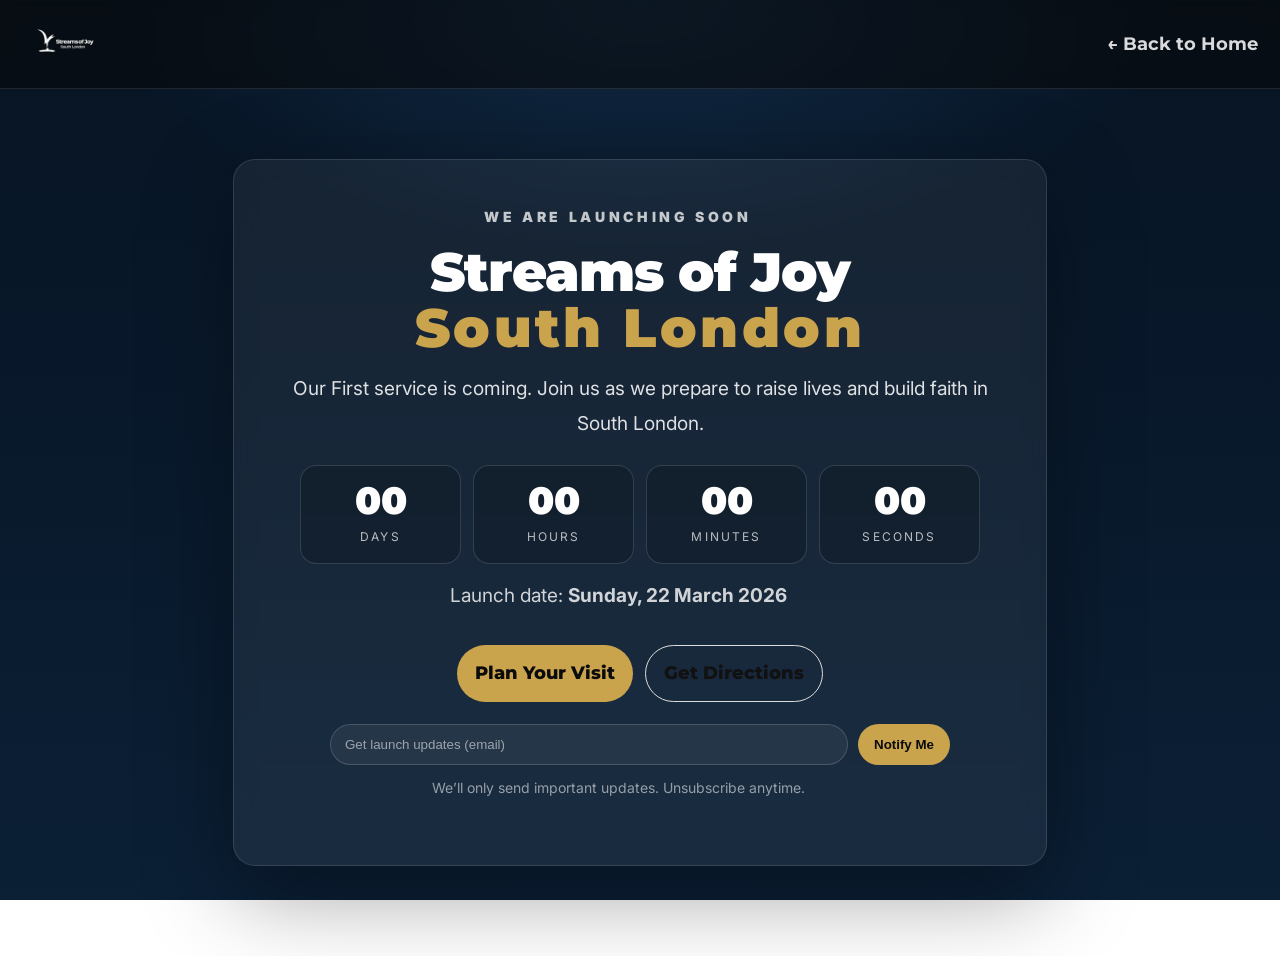
<file: coming-soon.html>
<!DOCTYPE html>
<html lang="en">
<head>
  <meta charset="UTF-8" />
  <meta name="viewport" content="width=device-width, initial-scale=1.0" />
  <title>Coming Soon | Streams of Joy South London</title>
<link rel="icon" href="assets/
icons/favicon.ico">


  <!-- Fonts -->
  <link href="https://fonts.googleapis.com/css2?family=Montserrat:wght@500;600;700;800;900&family=Inter:wght@400;500;600&display=swap" rel="stylesheet">

  <!-- Your main CSS -->
  <link rel="stylesheet" href="styles.css" />

  <!-- Icons (optional) -->
  <link rel="stylesheet" href="https://cdnjs.cloudflare.com/ajax/libs/font-awesome/6.5.0/css/all.min.css">
</head>

<body class="comingsoon-page">

  <!-- Simple top bar (you can remove if you want) -->
  <header class="cs-topbar">
    <a class="cs-brand" href="index.html" aria-label="Back to Home">
      <img src="assets/
images/logo.png" alt="Streams of Joy South London" class="cs-logo">
    </a>

    <a class="cs-back" href="index.html">← Back to Home</a>
  </header>

  <!-- Coming Soon Hero -->
  <main class="cs-hero">
    <div class="cs-card">
      <p class="cs-kicker">WE ARE LAUNCHING SOON</p>

      <h1 class="cs-title">
        Streams of Joy<br>
        <span>South London</span>
      </h1>

      <p class="cs-sub">
        Our First service is coming.
        Join us as we prepare to raise lives and build faith in South London.
      </p>

      <!-- Countdown -->
      <div class="cs-countdown" role="timer" aria-live="polite">
        <div class="cs-time">
          <span class="cs-num" id="d">--</span>
          <span class="cs-label">Days</span>
        </div>
        <div class="cs-time">
          <span class="cs-num" id="h">--</span>
          <span class="cs-label">Hours</span>
        </div>
        <div class="cs-time">
          <span class="cs-num" id="m">--</span>
          <span class="cs-label">Minutes</span>
        </div>
        <div class="cs-time">
          <span class="cs-num" id="s">--</span>
          <span class="cs-label">Seconds</span>
        </div>
      </div>

      <p class="cs-date">
        Launch date: <strong>Sunday, 22 March 2026</strong>
      </p>

      <!-- Actions -->
      <div class="cs-actions">
        <a class="btn btn-primary" href="visit.html">Plan Your Visit</a>
        <a class="btn btn-outline" href="index.html#findus">Get Directions</a>
      </div>

      <!-- Optional email capture -->
      <form class="cs-form" action="#" method="post">
        <input type="email" name="email" placeholder="Get launch updates (email)" required>
        <button type="submit">Notify Me</button>
      </form>

      <p class="cs-mini">
        We’ll only send important updates. Unsubscribe anytime.
      </p>
    </div>
  </main>
  <div id="footer-placeholder"></div>

  <script>
    // Countdown to March 22, 2026 (UK time safe-ish using local time)
    // If you want a specific time (e.g. 10:00), set: "2026-03-22T10:00:00"
    const target = new Date("2026-03-22T10:00:00");

    const elD = document.getElementById("d");
    const elH = document.getElementById("h");
    const elM = document.getElementById("m");
    const elS = document.getElementById("s");

    function pad(n){ return String(n).padStart(2, "0"); }

    function tick(){
      const now = new Date();
      let diff = target - now;

      if (diff <= 0){
        elD.textContent = "00";
        elH.textContent = "00";
        elM.textContent = "00";
        elS.textContent = "00";
        return;
      }

      const totalSeconds = Math.floor(diff / 1000);
      const days = Math.floor(totalSeconds / (60 * 60 * 24));
      const hours = Math.floor((totalSeconds % (60 * 60 * 24)) / (60 * 60));
      const mins = Math.floor((totalSeconds % (60 * 60)) / 60);
      const secs = totalSeconds % 60;

      elD.textContent = pad(days);
      elH.textContent = pad(hours);
      elM.textContent = pad(mins);
      elS.textContent = pad(secs);
    }

    tick();
    setInterval(tick, 1000);
  </script>

</body>
</html>
</file>
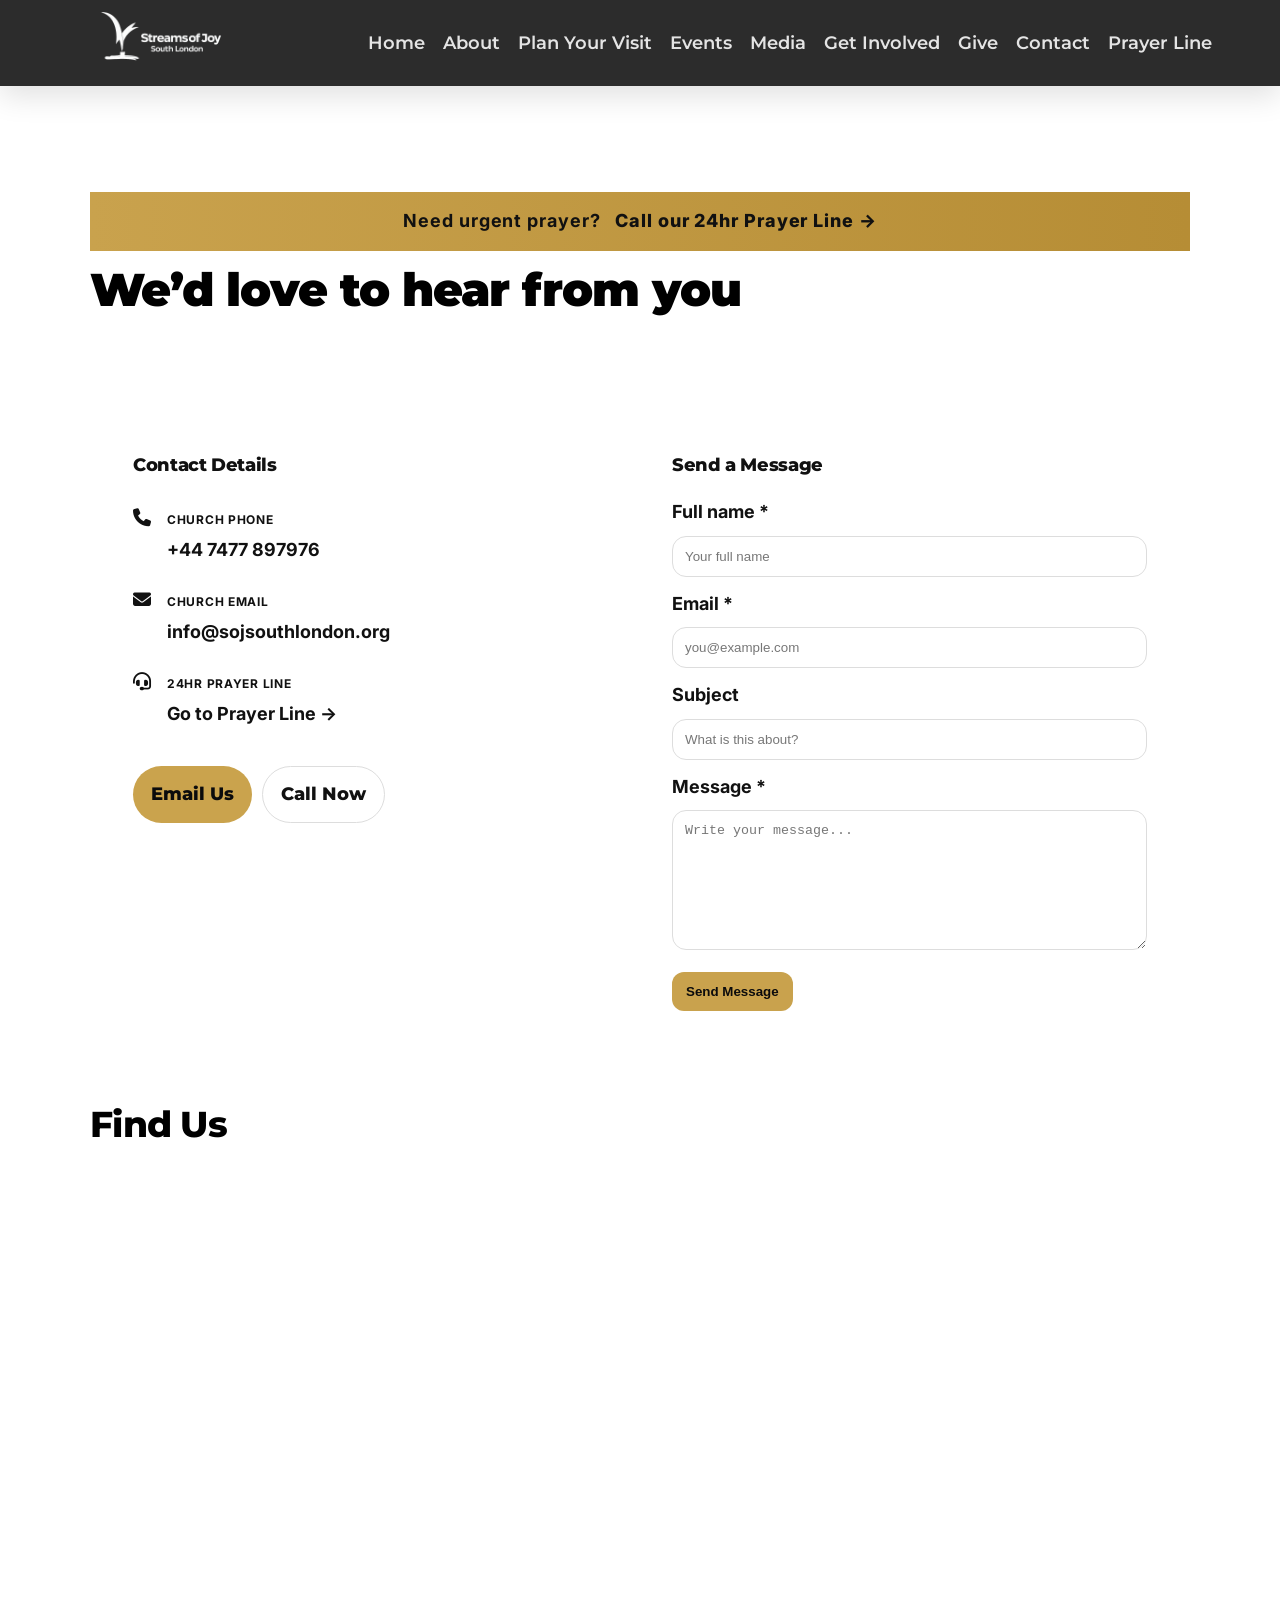
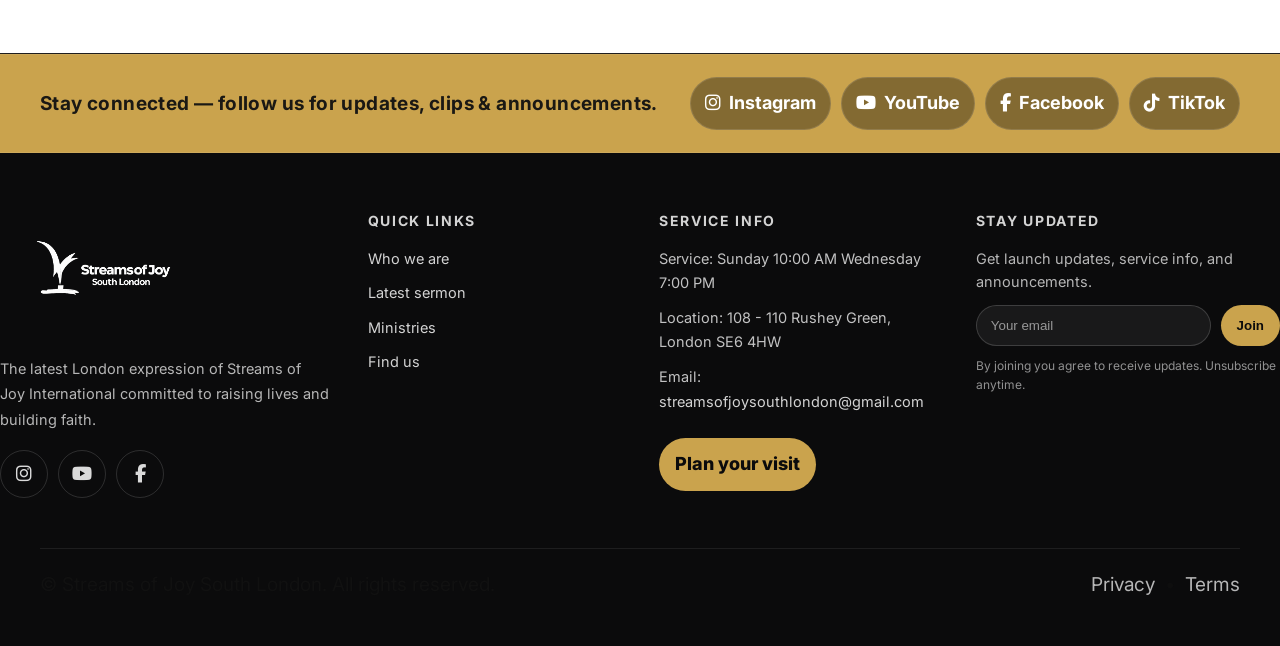
<file: contact.html>
<!DOCTYPE html>
<html lang="en">
<head>
  <meta charset="UTF-8" />
  <meta name="viewport" content="width=device-width, initial-scale=1.0" />
  <title>Contact Us | Streams of Joy South London</title>

  <link rel="icon" href="assets/icons/favicon.ico" sizes="any">
  <link rel="icon" type="image/png" sizes="32x32" href="assets/icons/favicon-32x32.png">
  <link rel="icon" type="image/png" sizes="16x16" href="assets/icons/favicon-16x16.png">
  <link rel="apple-touch-icon" href="assets/icons/apple-touch-icon.png">

  <link href="https://fonts.googleapis.com/css2?family=Montserrat:wght@500;600;700;800;900&family=Inter:wght@400;500;600&display=swap" rel="stylesheet">
  <link rel="stylesheet" href="styles.css" />
  <link rel="stylesheet" href="https://cdnjs.cloudflare.com/ajax/libs/font-awesome/6.5.0/css/all.min.css">
</head>

<body>

  <!-- HEADER (reuse your existing header markup if you want) -->
<header id="siteHeader" class="site-header solid show">
  <nav class="nav">
    <a class="brand" href="index.html">
      <img src="assets/images/logo.png" alt="Streams of Joy South London" class="nav-logo">
    </a>

    <ul class="nav-links">
      <li><a class="nav-link" href="index.html">Home</a></li>
      <li><a class="nav-link" href="about.html">About</a></li>
      <li><a class="nav-link" href="visit.html">Plan Your Visit</a></li>
      <li><a class="nav-link" href="events.html">Events</a></li>
      <li><a class="nav-link" href="media.html">Media</a></li>
      <li><a class="nav-link" href="get-involved.html">Get Involved</a></li>
      <li><a class="nav-link" href="give.html">Give</a></li>
      <li><a class="nav-link" href="contact.html">Contact</a></li>
      <li><a class="nav-link" href="prayer-line.html">Prayer Line</a></li>
    </ul>
  </nav>
</header>

  <main class="page">
    <section class="page-hero">
      <div class="page-hero-inner">
        <p class="page-kicker">CONTACT US</p>
        <div class="urgent-banner">
  <strong>Need urgent prayer?</strong>
  <a href="prayer-line.html">Call our 24hr Prayer Line →</a>
</div>
        <h1 class="page-title">We’d love to hear from you</h1>
        <p class="page-sub">
          Reach out for questions, prayer, or joining Streams of Joy South London.
        </p>
      </div>
    </section>

    <section class="contact-grid">
      <!-- Contact details -->
      <div class="contact-card">
        <h2>Contact Details</h2>

        <div class="contact-item">
          <i class="fa-solid fa-phone"></i>
          <div>
            <p class="contact-label">Church Phone</p>
            <a class="contact-link" href="tel:+447477897976">+44 7477 897976</a>
          </div>
        </div>

        <div class="contact-item">
          <i class="fa-solid fa-envelope"></i>
          <div>
            <p class="contact-label">Church Email</p>
            <a class="contact-link" href="mailto:info@sojsouthlondon.org">info@sojsouthlondon.org</a>
          </div>
        </div>

        <div class="contact-item">
          <i class="fa-solid fa-headset"></i>
          <div>
            <p class="contact-label">24hr Prayer Line</p>
            <a class="contact-link" href="prayer-line.html">Go to Prayer Line →</a>
          </div>
        </div>

        <div class="contact-actions">
          <a class="btn btn-primary" href="mailto:info@sojsouthlondon.org">
            Email Us
          </a>
          <a class="btn btn-outline" href="tel:+447477897976">
            Call Now
          </a>
        </div>

        <p class="contact-note">
          Response time: we aim to reply within 24–48 hours.
        </p>
      </div>

      <!-- Contact form -->
      <div class="contact-card">
        <h2>Send a Message</h2>

        <form class="contact-form" id="contactForm">
          <label>
            Full name *
            <input name="full_name" required placeholder="Your full name">
          </label>

          <label>
            Email *
            <input name="email" type="email" required placeholder="you@example.com">
          </label>

          <label>
            Subject
            <input name="subject" placeholder="What is this about?">
          </label>

          <label>
            Message *
            <textarea name="message" required rows="6" placeholder="Write your message..."></textarea>
          </label>

          <button class="btn-submit" type="submit">Send Message</button>
          <p class="msg" id="contactMsg" aria-live="polite"></p>
        </form>
      </div>
    </section>

    <!-- Map (optional - keep hidden until venue confirmed) -->
    <section class="contact-map">
      <div class="contact-map-inner">
        <h2>Find Us</h2>
        <p class="page-sub">Venue details will be confirmed soon.</p>

        <!-- When venue is confirmed, replace src with real embed -->
        <div class="map-frame">
          <iframe
            title="Map"
            loading="lazy"
            referrerpolicy="no-referrer-when-downgrade"
            src="https://www.google.com/maps?q=114+Rushey+Green,+London+SE6+4HW&output=embed">
          </iframe>
        </div>
      </div>
    </section>

    <div id="footer-placeholder"></div>
  </main>

  <script src="JS/main.js"></script>
</body>
</html>
</file>
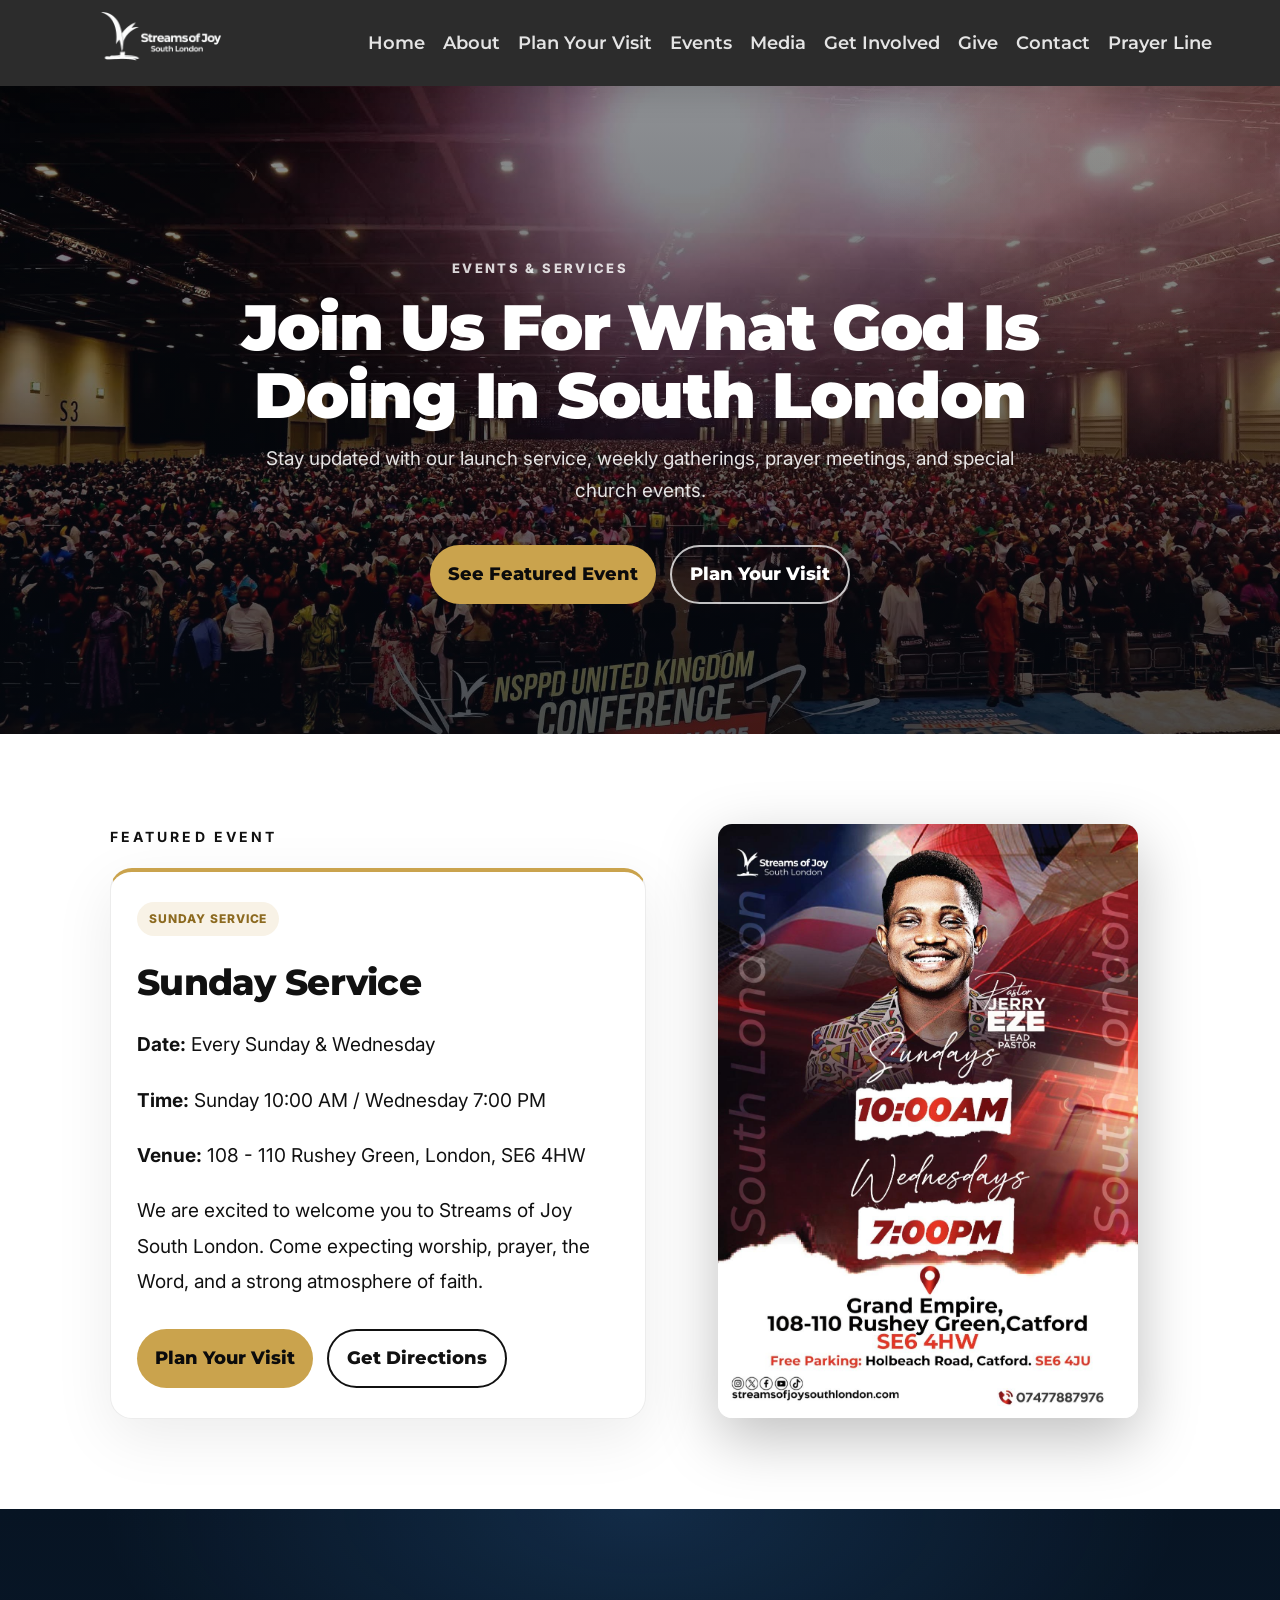
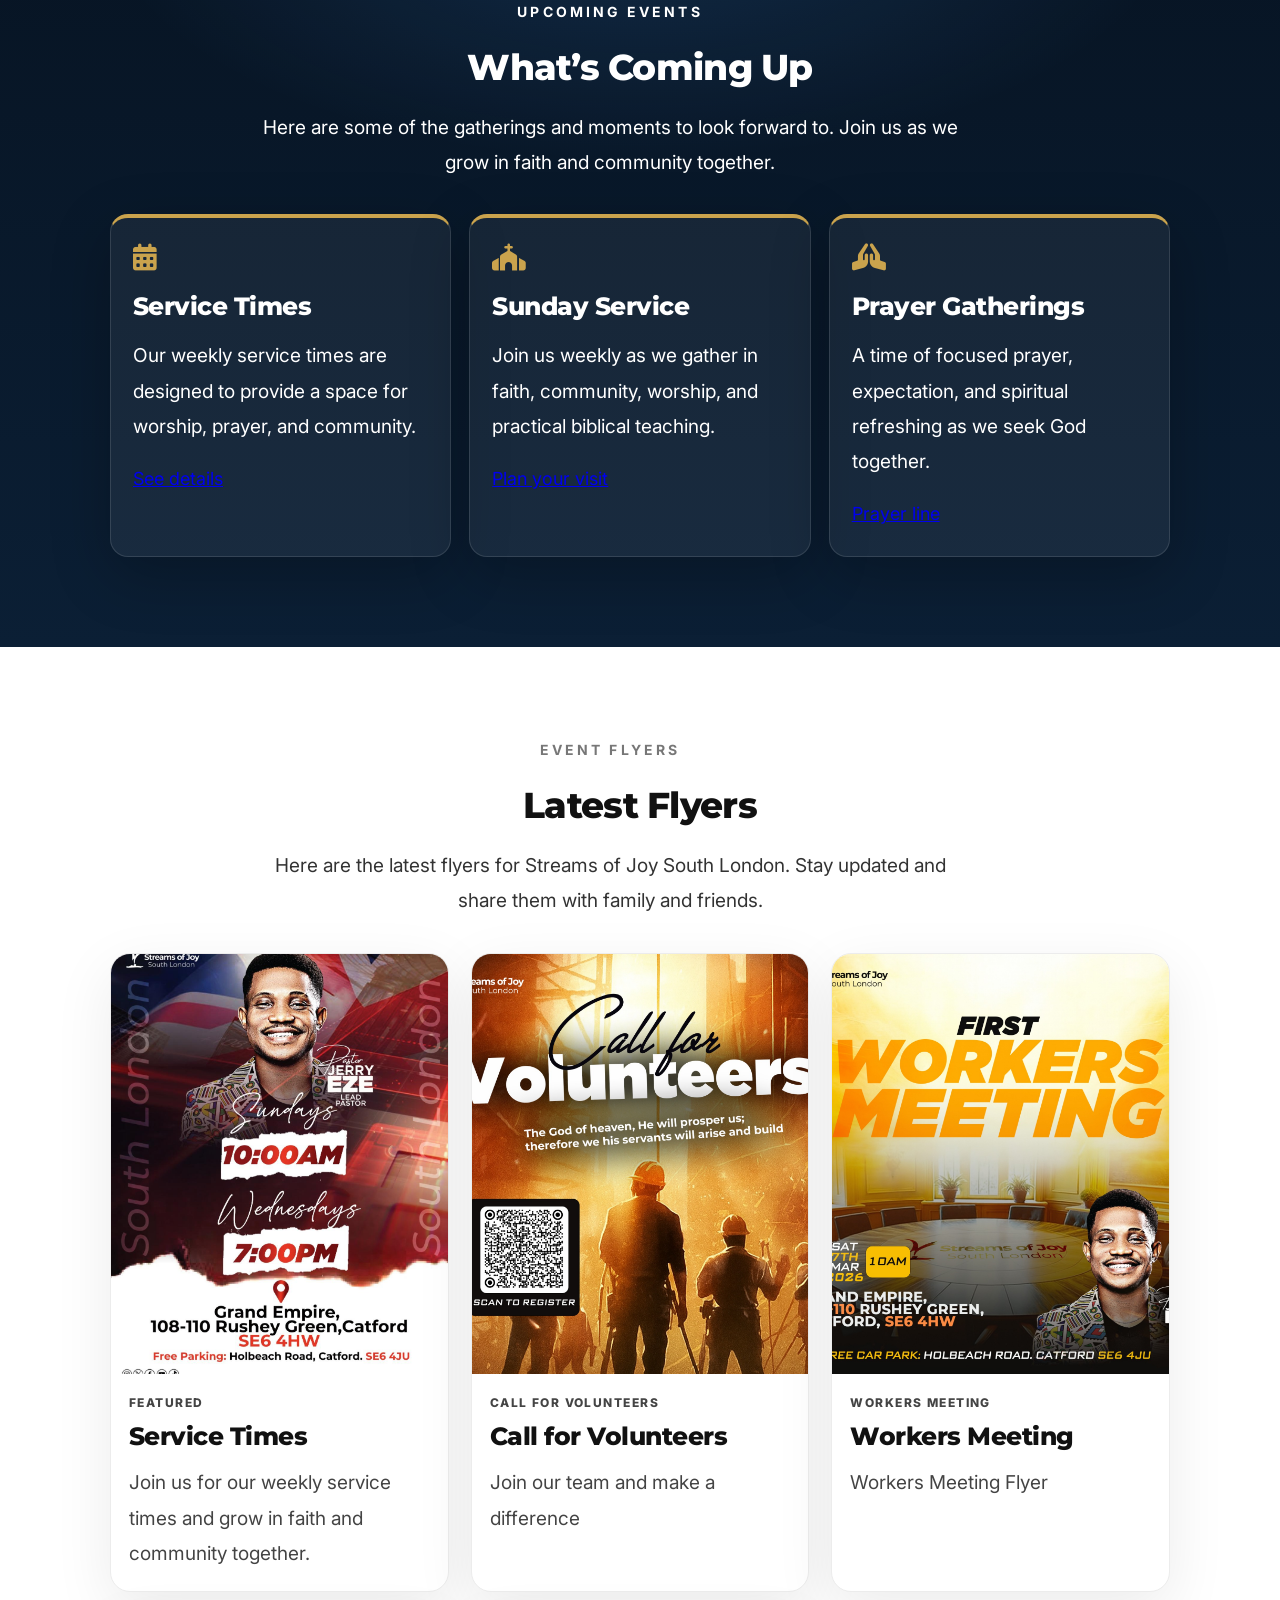
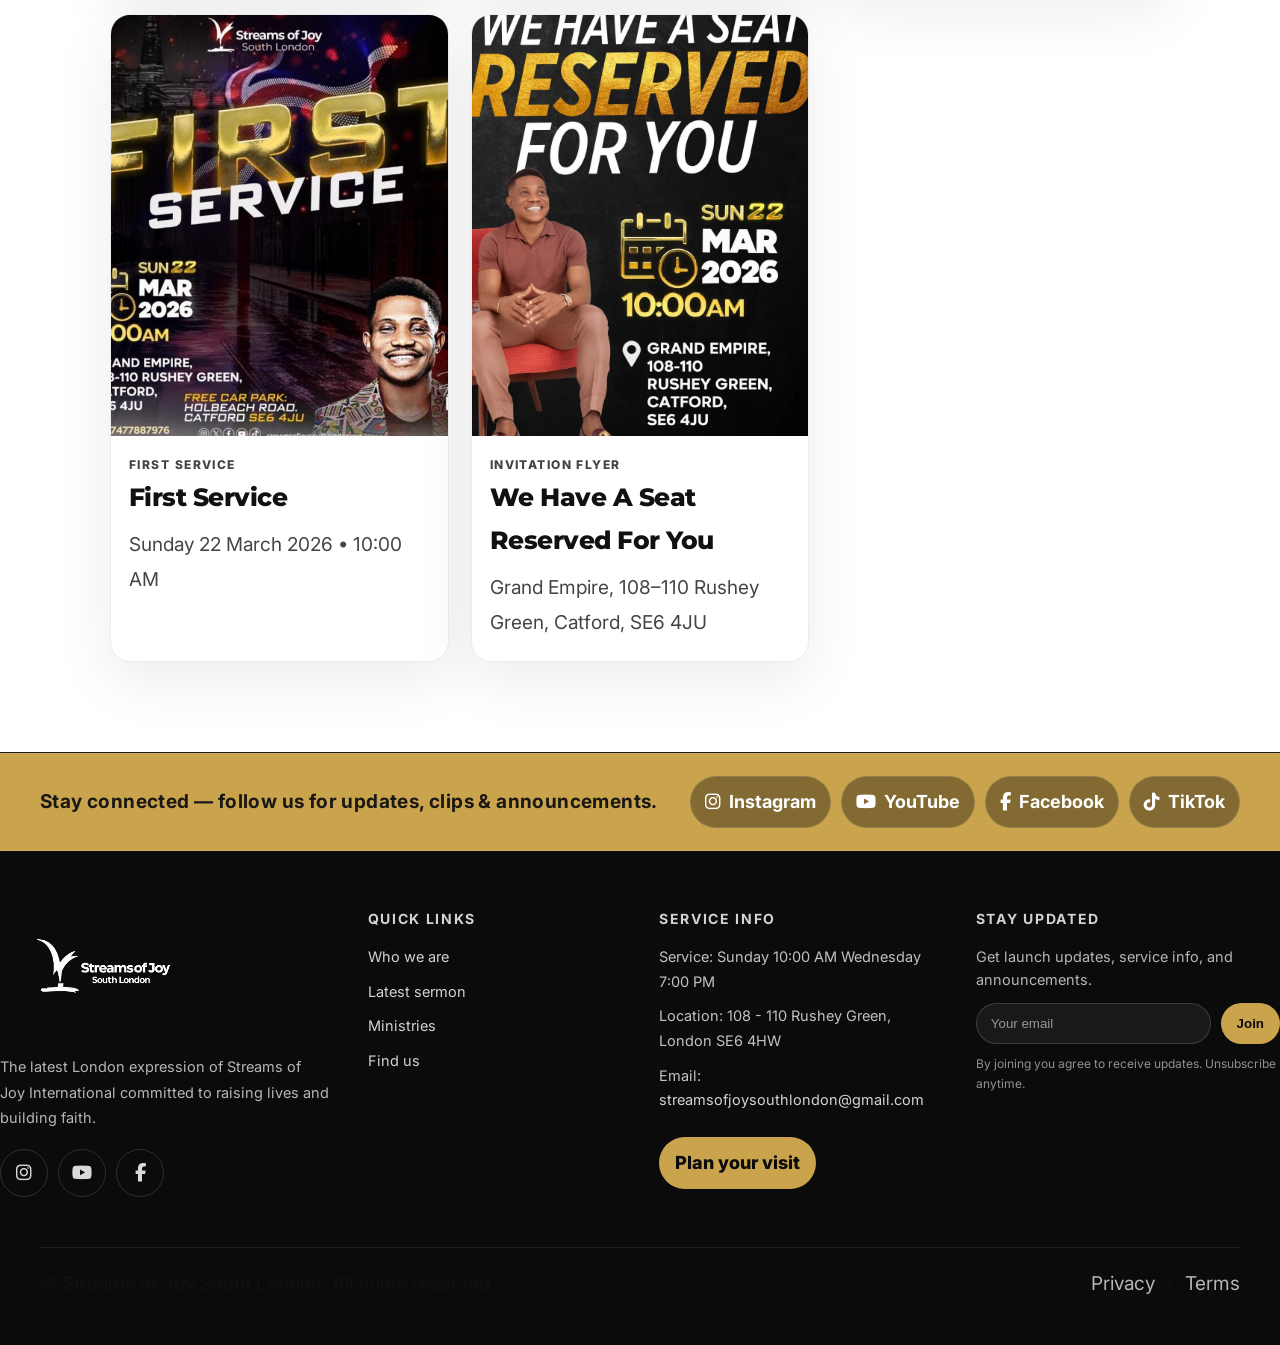
<file: events.html>
<!DOCTYPE html>
<html lang="en">
<head>
  <meta charset="UTF-8" />
  <meta name="viewport" content="width=device-width, initial-scale=1.0" />

  <title>Events | Streams of Joy South London</title>

  <link rel="icon" href="assets/icons/favicon.ico" sizes="any">
  <link rel="icon" type="image/png" sizes="32x32" href="assets/icons/favicon-32x32.png">
  <link rel="icon" type="image/png" sizes="16x16" href="assets/icons/favicon-16x16.png">
  <link rel="apple-touch-icon" href="assets/icons/apple-touch-icon.png">

  <link href="https://fonts.googleapis.com/css2?family=Montserrat:wght@500;600;700;800;900&family=Inter:wght@400;500;600&display=swap" rel="stylesheet">
  <link rel="stylesheet" href="styles.css" />
  <link rel="stylesheet" href="https://cdnjs.cloudflare.com/ajax/libs/font-awesome/6.5.0/css/all.min.css">
</head>

<body>

<header id="siteHeader" class="site-header solid show">
  <nav class="nav">
    <a class="brand" href="index.html">
      <img src="assets/images/logo.png" alt="Streams of Joy South London" class="nav-logo">
    </a>

    <ul class="nav-links">
      <li><a class="nav-link" href="index.html">Home</a></li>
      <li><a class="nav-link" href="about.html">About</a></li>
      <li><a class="nav-link" href="visit.html">Plan Your Visit</a></li>
      <li><a class="nav-link" href="events.html">Events</a></li>
      <li><a class="nav-link" href="media.html">Media</a></li>
      <li><a class="nav-link" href="get-involved.html">Get Involved</a></li>
      <li><a class="nav-link" href="give.html">Give</a></li>
      <li><a class="nav-link" href="contact.html">Contact</a></li>
      <li><a class="nav-link" href="prayer-line.html">Prayer Line</a></li>
    </ul>
  </nav>
</header>

  <!-- HERO -->
  <section class="page-hero page-hero--full">
    <div class="page-hero-inner">
      <p class="page-kicker">EVENTS & SERVICES</p>
      <h1 class="page-title">Join Us For What God Is Doing In South London</h1>
      <p class="page-sub">
        Stay updated with our launch service, weekly gatherings, prayer meetings, and special church events.
      </p>

      <div class="hero-actions">
        <a class="btn btn-primary" href="#featured-event">See Featured Event</a>
        <a class="btn btn-outline-light" href="visit.html">Plan Your Visit</a>
      </div>
    </div>
  </section>

  <!-- FEATURED EVENT -->
  <section class="section section--white" id="featured-event">
    <div class="split">
      <div class="split-text">
        <p class="section-kicker">FEATURED EVENT</p>
        <div class="feature-card">
          <span class="event-badge">Sunday Service</span>
          <h2>Sunday Service </h2>

          <p class="event-meta"><strong>Date:</strong> Every Sunday & Wednesday </p>
          <p class="event-meta"><strong>Time:</strong> Sunday 10:00 AM / Wednesday 7:00 PM</p>
          <p class="event-meta"><strong>Venue:</strong> 108 - 110 Rushey Green, London, SE6 4HW</p>

          <p>
            We are excited to welcome you to Streams of Joy South London. Come expecting worship, prayer, the Word, and a strong atmosphere of faith.
          </p>

          <div class="hero-actions">
            <a class="btn btn-primary" href="visit.html">Plan Your Visit</a>
            <a class="btn btn-outline-dark" target="_blank" rel="noreferrer"
               href="https://www.google.com/maps/search/?api=1&query=51.4467903,-0.0197191">
              Get Directions
            </a>
          </div>
        </div>
      </div>

      <div class="event-flyer">
        <img src="assets/images/event-flyer-1.jpg" alt="Service times Flyer">
    </div>
</div>
  </section>

  <!-- UPCOMING EVENTS -->
  <section class="section section-dark">
    <div class="section-head">
      <p class="section-kicker">UPCOMING EVENTS</p>
      <h2>What’s Coming Up</h2>
      <p>
        Here are some of the gatherings and moments to look forward to. Join us as we grow in faith and community together.
      </p>
    </div>

    <div class="info-grid three">
      <div class="info-card">
        <i class="fa-solid fa-calendar-days"></i>
        <h3>Service Times</h3>
        <p>
          Our weekly service times are designed to provide a space for worship, prayer, and community.
        </p>
        <a class="text-link" href="#featured-event">See details</a>
      </div>

      <div class="info-card">
        <i class="fa-solid fa-church"></i>
        <h3>Sunday Service</h3>
        <p>
          Join us weekly as we gather in faith, community, worship, and practical biblical teaching.
        </p>
        <a class="text-link" href="visit.html">Plan your visit</a>
      </div>

      <div class="info-card">
        <i class="fa-solid fa-hands-praying"></i>
        <h3>Prayer Gatherings</h3>
        <p>
          A time of focused prayer, expectation, and spiritual refreshing as we seek God together.
        </p>
        <a class="text-link" href="prayer-line.html">Prayer line</a>
      </div>
    </div>
  </section>

  <!-- EVENT FLYERS GRID -->
<section class="section section--white">
  <div class="section-head">
    <p class="section-kicker">EVENT FLYERS</p>
    <h2>Latest Flyers</h2>
    <p>
      Here are the latest flyers for Streams of Joy South London. Stay updated and share them with family and friends.
    </p>
  </div>

  <div class="events-flyer-grid">
    <article class="flyer-card">
      <div class="flyer-image">
        <img src="assets/images/event-flyer-1.jpg" alt="Launch Sunday flyer">
      </div>
      <div class="flyer-content">
        <p class="flyer-tag">Featured</p>
        <h3>Service Times</h3>
        <p>Join us for our weekly service times and grow in faith and community together.</p>
      </div>
    </article>

    <article class="flyer-card">
      <div class="flyer-image">
        <img src="assets/images/event-flyer-2.jpg" alt="Call for volunteers flyer">
      </div>
      <div class="flyer-content">
        <p class="flyer-tag">Call for Volunteers</p>
        <h3>Call for Volunteers</h3>
        <p>Join our team and make a difference</p>
      </div>
    </article>

    <article class="flyer-card">
      <div class="flyer-image">
        <img src="assets/images/event-flyer-3.jpg" alt="Workers meeting flyer">
      </div>
      <div class="flyer-content">
        <p class="flyer-tag">Workers Meeting</p>
        <h3>Workers Meeting</h3>
        <p>Workers Meeting Flyer</p>
      </div>
    </article>

    <article class="flyer-card">
      <div class="flyer-image">
        <a href="assets/images/event-flyer-4.jpg" target="_blank" rel="noopener">
          <img src="assets/images/event-flyer-4.jpg" alt="First service flyer">
        </a>
      </div>
      <div class="flyer-content">
        <p class="flyer-tag">First Service</p>
        <h3>First Service</h3>
        <p>Sunday 22 March 2026 • 10:00 AM</p>
      </div>
    </article>

    <article class="flyer-card">
      <div class="flyer-image">
        <img src="assets/images/event-flyer-5.jpg" alt="We have a seat reserved for you flyer">
      </div>
      <div class="flyer-content">
        <p class="flyer-tag">Invitation Flyer</p>
        <h3>We Have A Seat Reserved For You</h3>
        <p>Grand Empire, 108–110 Rushey Green, Catford, SE6 4JU</p>
      </div>
    </article>
  </div>
</section>

  <div id="footer-placeholder"></div>

  <script src="JS/main.js"></script>
</body>
</html>
</file>
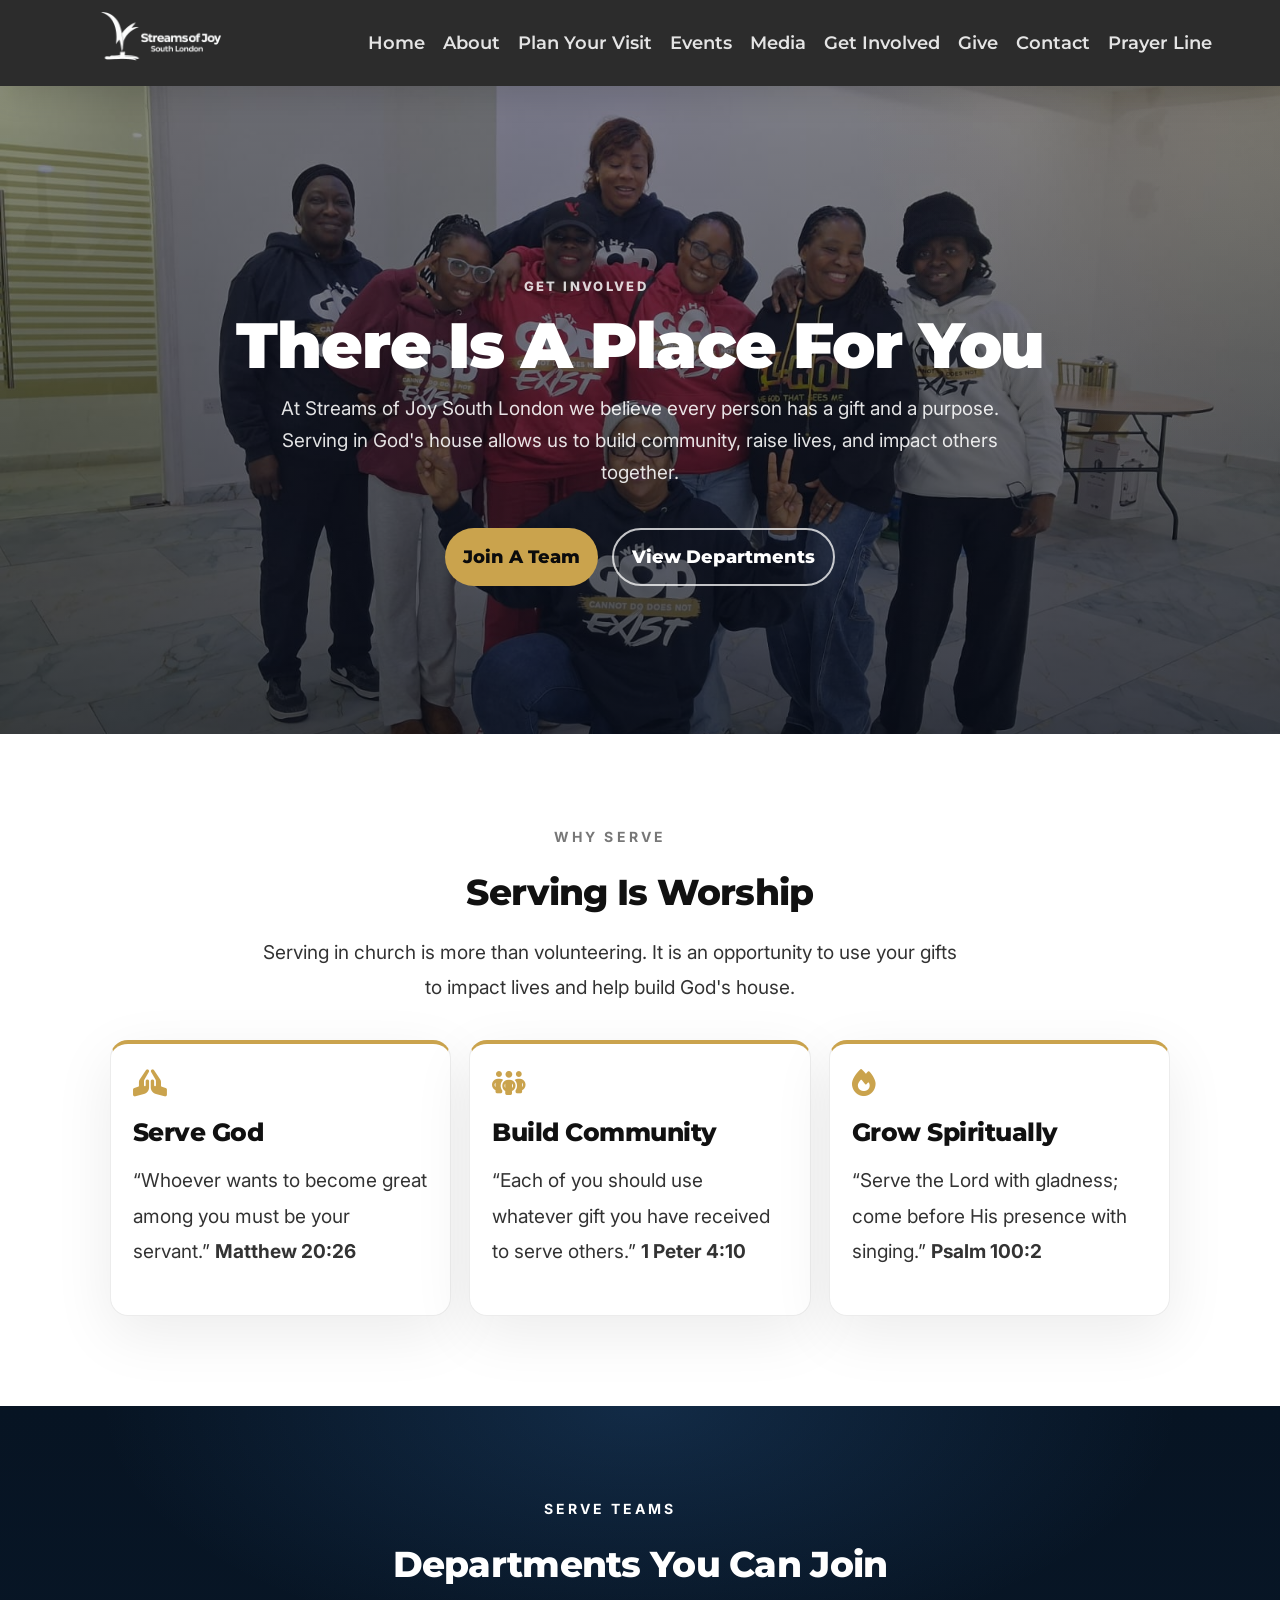
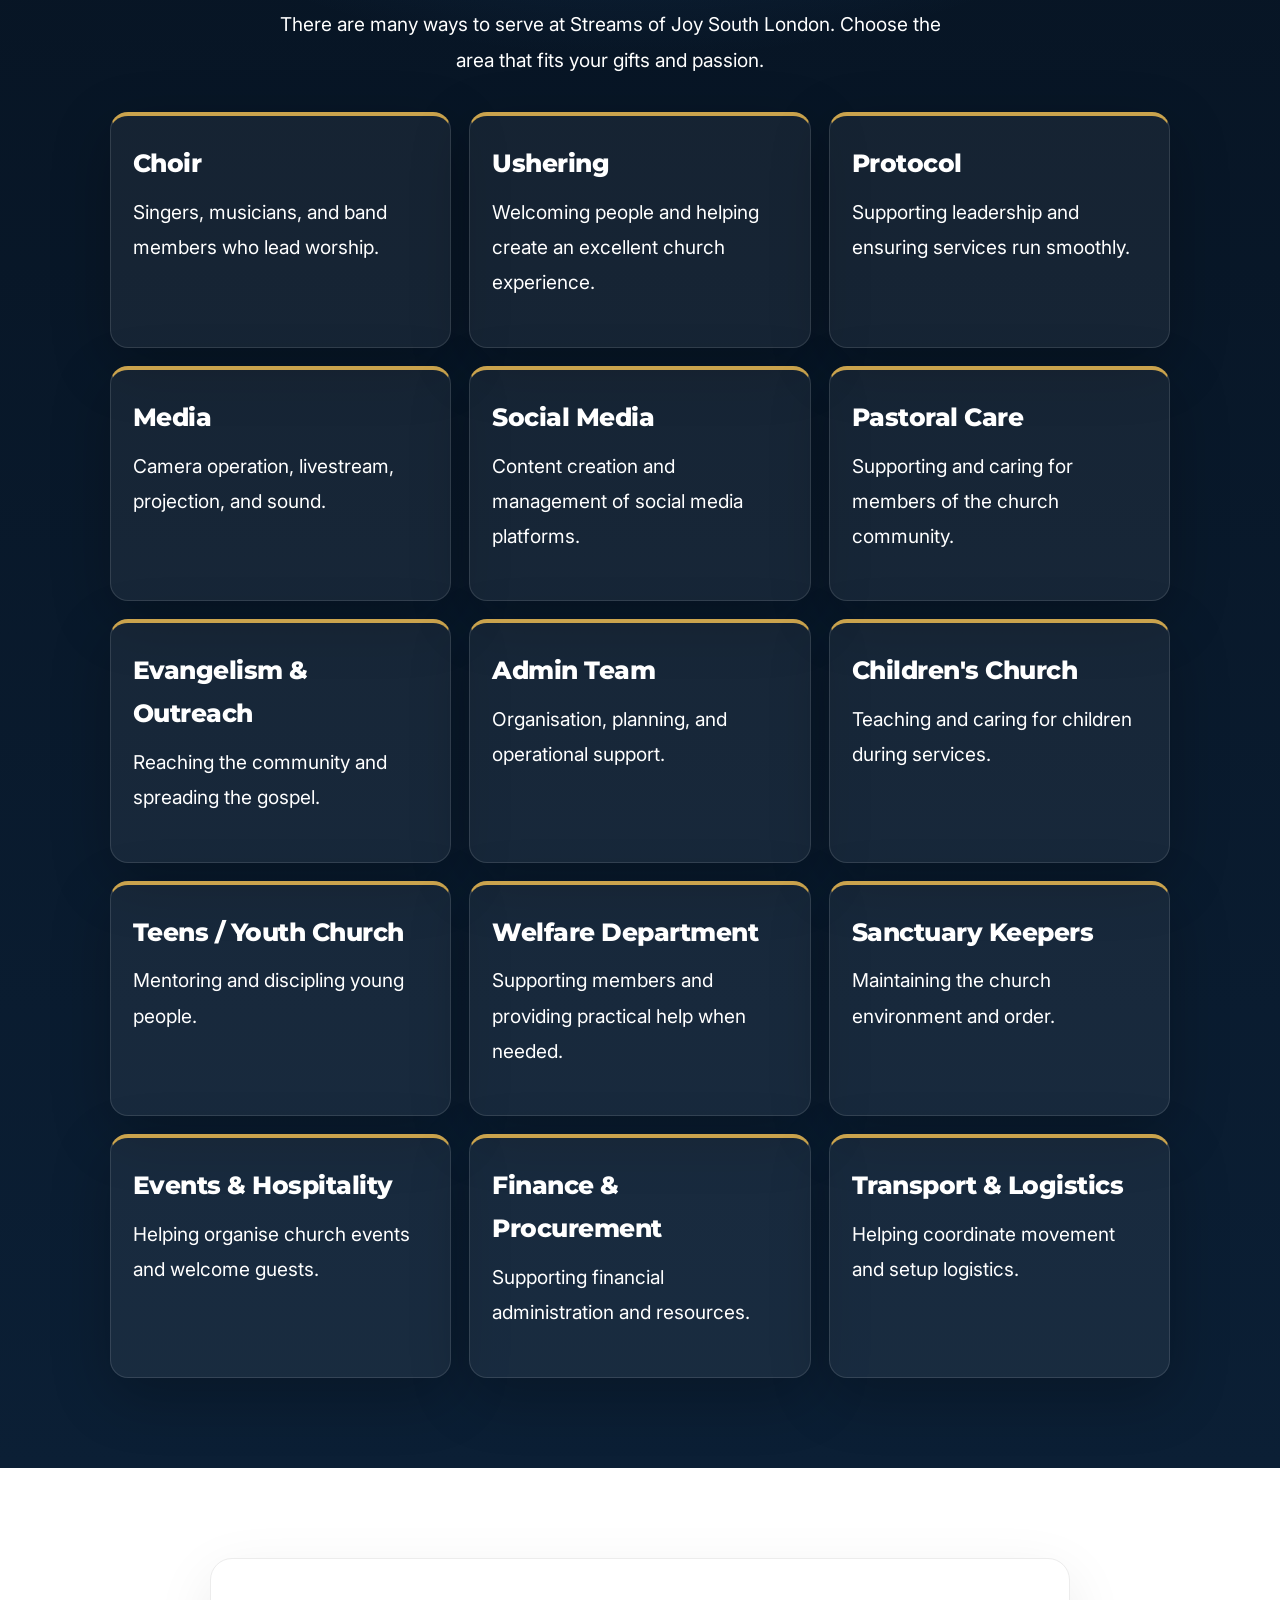
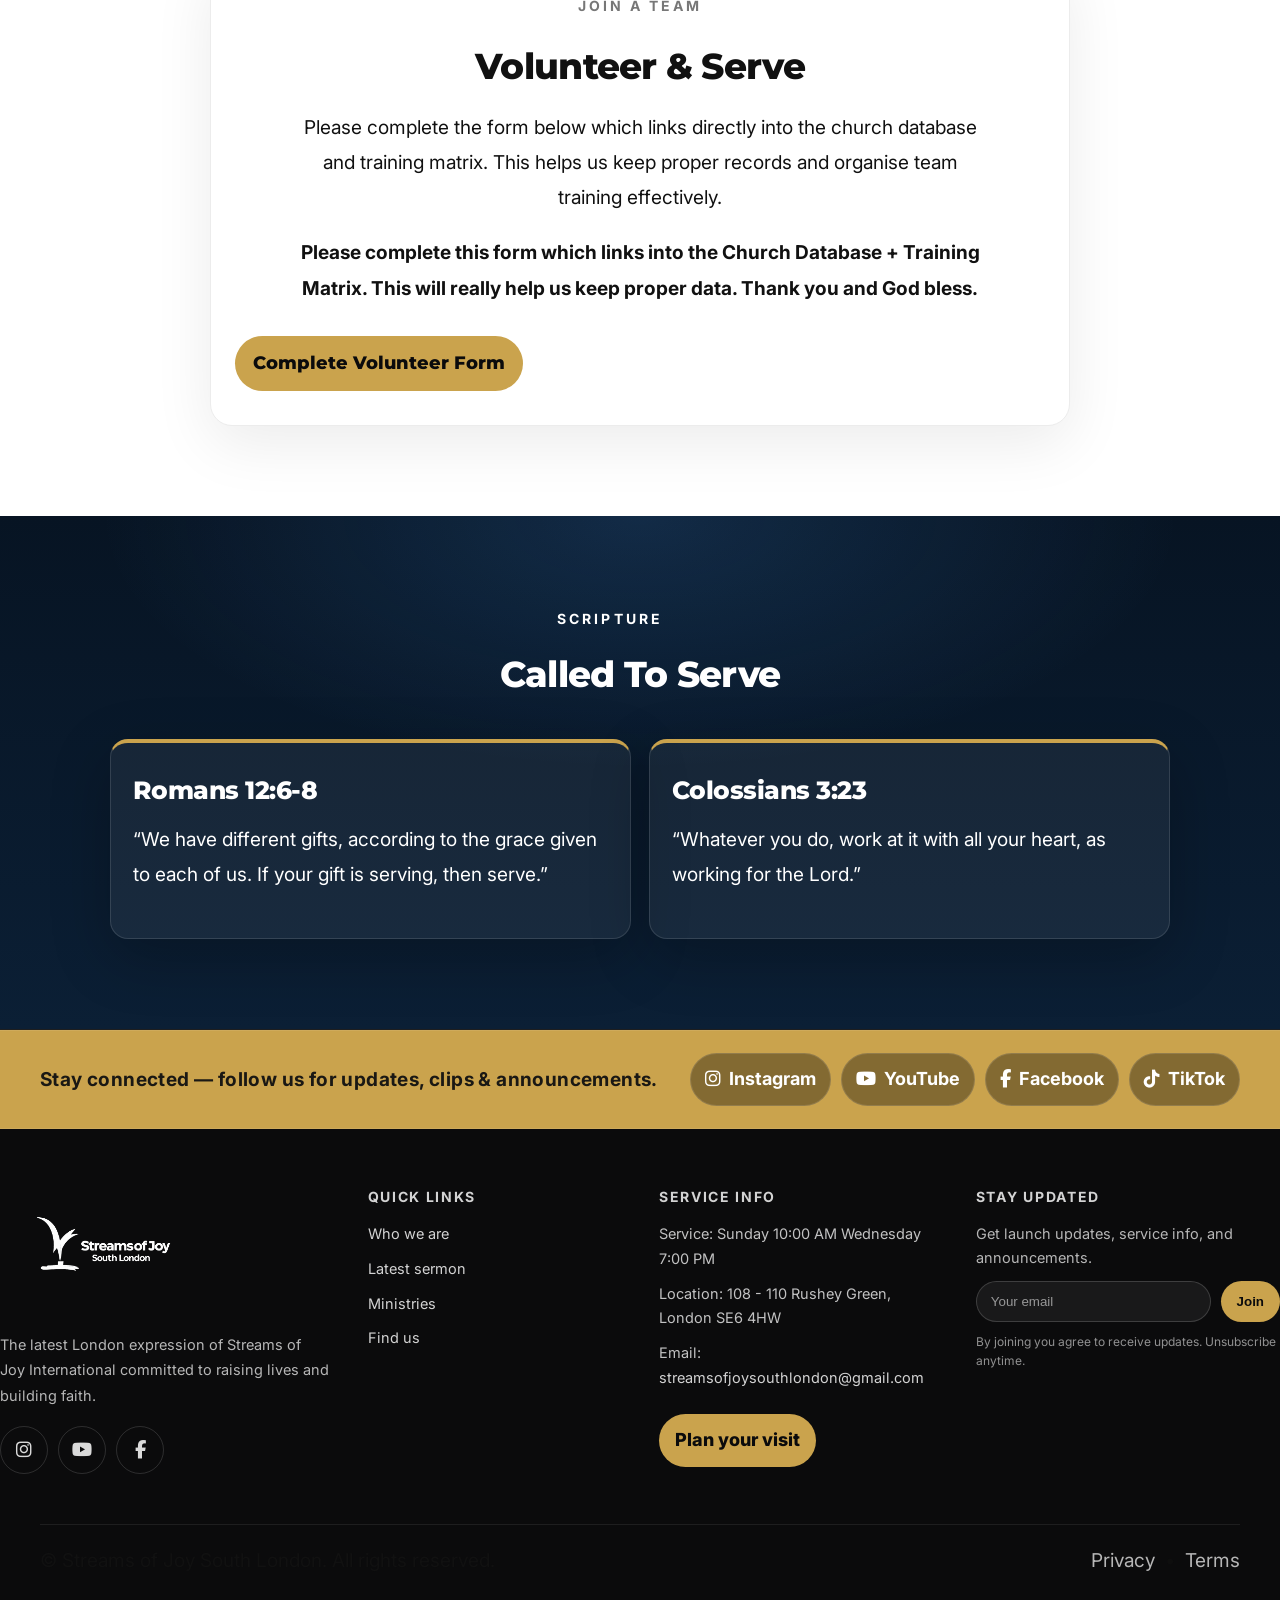
<file: get-involved.html>
<!DOCTYPE html>
<html lang="en">
<head>
<meta charset="UTF-8" />
<meta name="viewport" content="width=device-width, initial-scale=1.0" />

<title>Get Involved | Streams of Joy South London</title>

<link rel="icon" href="assets/icons/favicon.ico" sizes="any">
<link rel="icon" type="image/png" sizes="32x32" href="assets/icons/favicon-32x32.png">
<link rel="icon" type="image/png" sizes="16x16" href="assets/icons/favicon-16x16.png">
<link rel="apple-touch-icon" href="assets/icons/apple-touch-icon.png">

<link href="https://fonts.googleapis.com/css2?family=Montserrat:wght@500;600;700;800;900&family=Inter:wght@400;500;600&display=swap" rel="stylesheet">
<link rel="stylesheet" href="styles.css" />
<link rel="stylesheet" href="https://cdnjs.cloudflare.com/ajax/libs/font-awesome/6.5.0/css/all.min.css">

</head>

<body>

<header id="siteHeader" class="site-header solid show">
  <nav class="nav">
    <a class="brand" href="index.html">
      <img src="assets/images/logo.png" alt="Streams of Joy South London" class="nav-logo">
    </a>

    <ul class="nav-links">
      <li><a class="nav-link" href="index.html">Home</a></li>
      <li><a class="nav-link" href="about.html">About</a></li>
      <li><a class="nav-link" href="visit.html">Plan Your Visit</a></li>
      <li><a class="nav-link" href="events.html">Events</a></li>
      <li><a class="nav-link" href="media.html">Media</a></li>
      <li><a class="nav-link" href="get-involved.html">Get Involved</a></li>
      <li><a class="nav-link" href="give.html">Give</a></li>
      <li><a class="nav-link" href="contact.html">Contact</a></li>
      <li><a class="nav-link" href="prayer-line.html">Prayer Line</a></li>
    </ul>
  </nav>
</header>

<!-- HERO -->

<section class="page-hero page-hero--full hero-get-involved">

<div class="page-hero-inner">

<p class="page-kicker">GET INVOLVED</p>

<h1 class="page-title">There Is A Place For You</h1>

<p class="page-sub">
At Streams of Joy South London we believe every person has a gift and a purpose.  
Serving in God's house allows us to build community, raise lives, and impact others together.
</p>

<div class="hero-actions">

<a class="btn btn-primary" href="https://docs.google.com/forms/d/e/1FAIpQLScKv4gwSr_8vmkAQCOVqqcwgzMnmtKS77O1YdbUi0V6KXf5UQ/viewform?usp=dialog" target="_blank"> Join A Team </a>
<a class="btn btn-outline-light" href="#teams">View Departments </a>

</div>

</div>

</section>

<!-- WHY SERVE -->

<section class="section section--white">

<div class="section-head">

<p class="section-kicker">WHY SERVE</p>

<h2>Serving Is Worship</h2>

<p>
Serving in church is more than volunteering.  
It is an opportunity to use your gifts to impact lives and help build God's house.
</p>

</div>

<div class="info-grid three">

<div class="info-card">
<i class="fa-solid fa-hands-praying"></i>
<h3>Serve God</h3>
<p>
“Whoever wants to become great among you must be your servant.”  
<strong>Matthew 20:26</strong>
</p>
</div>

<div class="info-card">
<i class="fa-solid fa-people-group"></i>
<h3>Build Community</h3>
<p>
“Each of you should use whatever gift you have received to serve others.”  
<strong>1 Peter 4:10</strong>
</p>
</div>

<div class="info-card">
<i class="fa-solid fa-fire"></i>
<h3>Grow Spiritually</h3>
<p>
“Serve the Lord with gladness; come before His presence with singing.”  
<strong>Psalm 100:2</strong>
</p>
</div>

</div>

</section>

<!-- DEPARTMENTS -->

<section class="section section-dark" id="teams">

<div class="section-head">

<p class="section-kicker">SERVE TEAMS</p>

<h2>Departments You Can Join</h2>

<p>
There are many ways to serve at Streams of Joy South London.  
Choose the area that fits your gifts and passion.
</p>

</div>

<div class="info-grid three">

<div class="info-card"><h3>Choir</h3><p>Singers, musicians, and band members who lead worship.</p></div>

<div class="info-card"><h3>Ushering</h3><p>Welcoming people and helping create an excellent church experience.</p></div>

<div class="info-card"><h3>Protocol</h3><p>Supporting leadership and ensuring services run smoothly.</p></div>

<div class="info-card"><h3>Media</h3><p>Camera operation, livestream, projection, and sound.</p></div>

<div class="info-card"><h3>Social Media</h3><p>Content creation and management of social media platforms.</p></div>

<div class="info-card"><h3>Pastoral Care</h3><p>Supporting and caring for members of the church community.</p></div>

<div class="info-card"><h3>Evangelism & Outreach</h3><p>Reaching the community and spreading the gospel.</p></div>

<div class="info-card"><h3>Admin Team</h3><p>Organisation, planning, and operational support.</p></div>

<div class="info-card"><h3>Children's Church</h3><p>Teaching and caring for children during services.</p></div>

<div class="info-card"><h3>Teens / Youth Church</h3><p>Mentoring and discipling young people.</p></div>

<div class="info-card"><h3>Welfare Department</h3><p>Supporting members and providing practical help when needed.</p></div>

<div class="info-card"><h3>Sanctuary Keepers</h3><p>Maintaining the church environment and order.</p></div>

<div class="info-card"><h3>Events & Hospitality</h3><p>Helping organise church events and welcome guests.</p></div>

<div class="info-card"><h3>Finance & Procurement</h3><p>Supporting financial administration and resources.</p></div>

<div class="info-card"><h3>Transport & Logistics</h3><p>Helping coordinate movement and setup logistics.</p></div>

</div>

</section>

<!-- FORM SECTION -->

<section class="section section--white">

<div class="cta-block">

<p class="section-kicker">JOIN A TEAM</p>

<h2>Volunteer & Serve</h2>

<p>
Please complete the form below which links directly into the church database and training matrix.  
This helps us keep proper records and organise team training effectively.
</p>

<p style="margin-top:10px;">
<strong>
Please complete this form which links into the Church Database + Training Matrix.  
This will really help us keep proper data.  
Thank you and God bless.
</strong>
</p>

<div class="hero-actions">

<a class="btn btn-primary"
href="https://docs.google.com/forms/d/e/1FAIpQLScKv4gwSr_8vmkAQCOVqqcwgzMnmtKS77O1YdbUi0V6KXf5UQ/viewform?usp=dialog"
target="_blank">
Complete Volunteer Form
</a>

</div>

</div>

</section>

<!-- SCRIPTURE -->

<section class="section section-dark">

<div class="section-head">

<p class="section-kicker">SCRIPTURE</p>

<h2>Called To Serve</h2>

</div>

<div class="info-grid two">

<div class="info-card">

<h3>Romans 12:6-8</h3>

<p>
“We have different gifts, according to the grace given to each of us.  
If your gift is serving, then serve.”
</p>

</div>

<div class="info-card">

<h3>Colossians 3:23</h3>

<p>
“Whatever you do, work at it with all your heart,  
as working for the Lord.”
</p>

</div>

</div>

</section>

<div id="footer-placeholder"></div>

<script src="JS/main.js"></script>

</body>
</html>
</file>
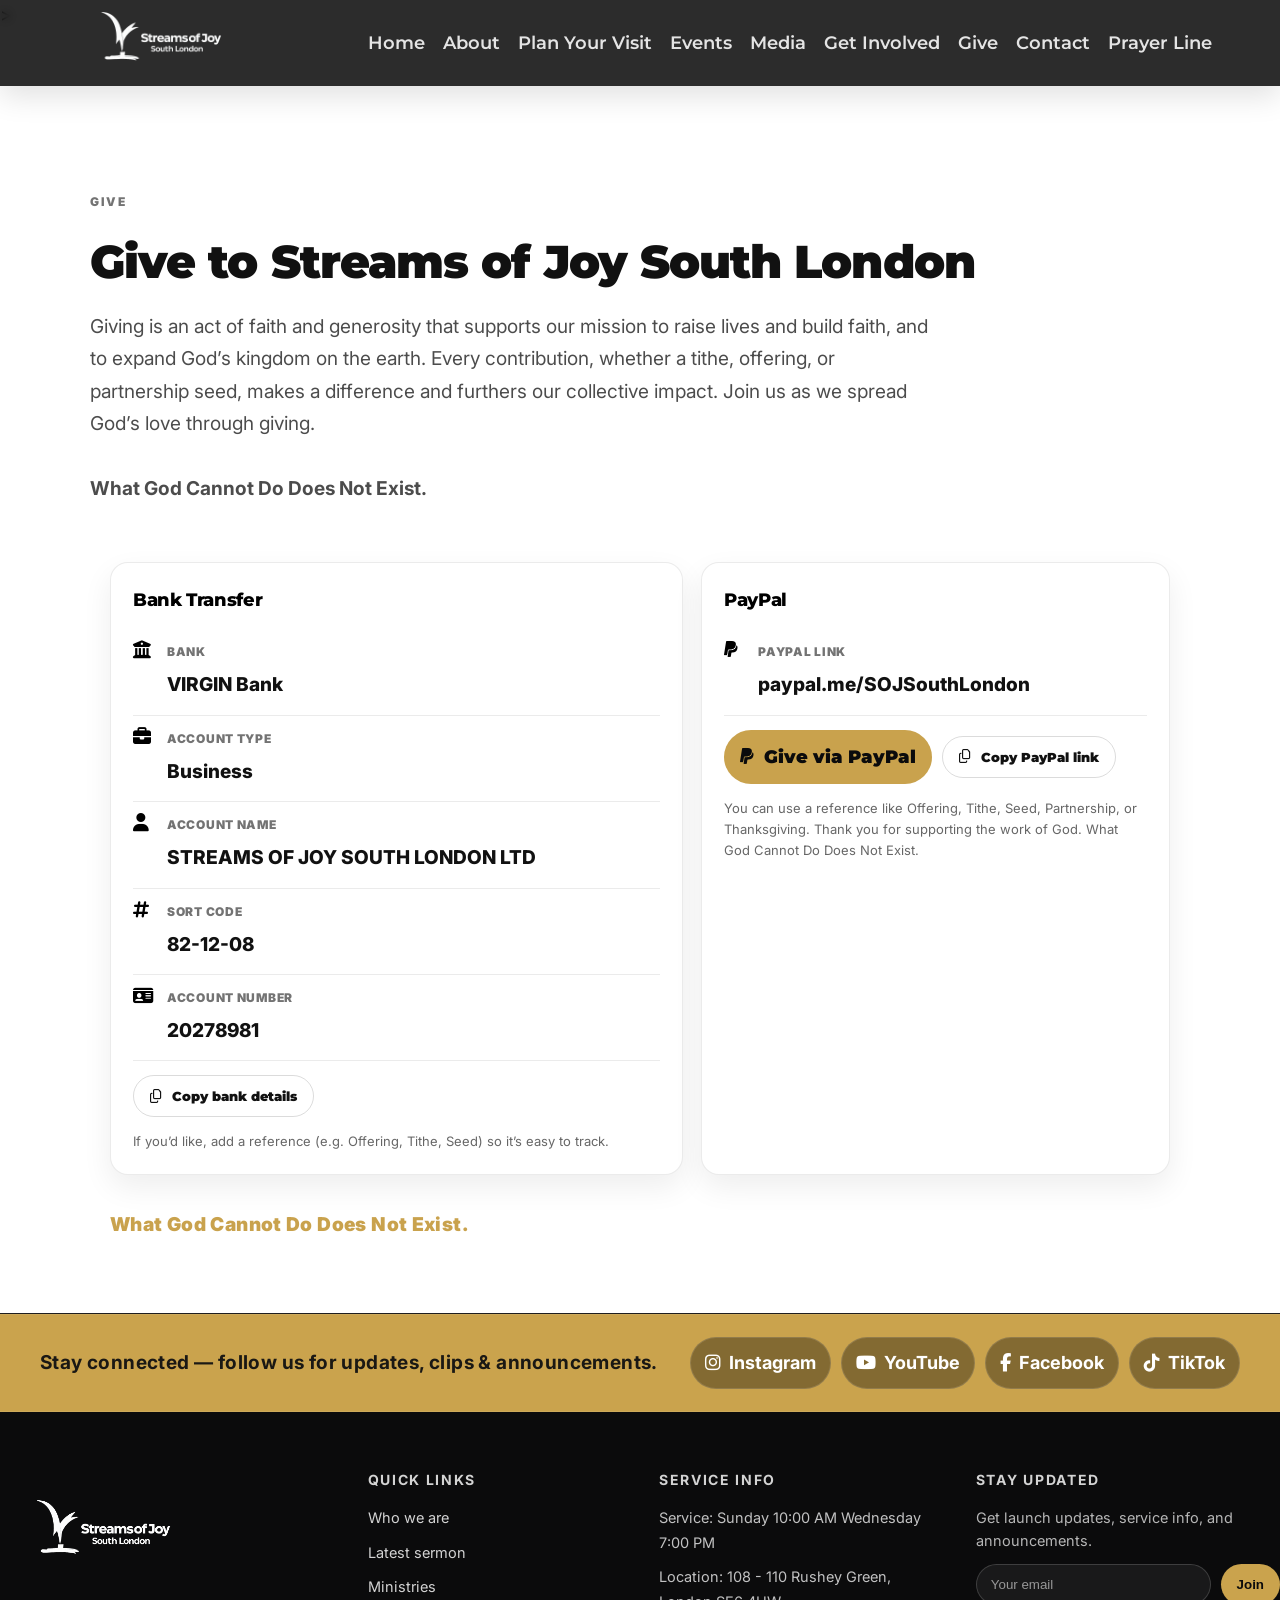
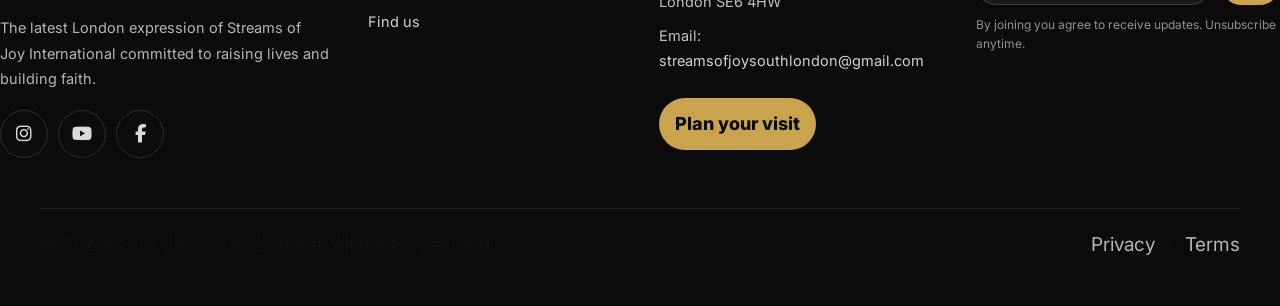
<file: give.html>
<!DOCTYPE html>
<html lang="en">
<head>
  <meta charset="UTF-8" />
  <meta name="viewport" content="width=device-width, initial-scale=1.0" />
  <title>Give | Streams of Joy South London</title>

  <link rel="icon" href="assets/icons/favicon.ico" sizes="any">
  <link rel="icon" type="image/png" sizes="32x32" href="assets/icons/favicon-32x32.png">
  <link rel="icon" type="image/png" sizes="16x16" href="assets/icons/favicon-16x16.png">
  <link rel="apple-touch-icon" href="assets/icons/apple-touch-icon.png">

  <link href="https://fonts.googleapis.com/css2?family=Montserrat:wght@500;600;700;800;900&family=Inter:wght@400;500;600&display=swap" rel="stylesheet">
  <link rel="stylesheet" href="styles.css" />
  <link rel="stylesheet" href="give.css" />
  <link rel="stylesheet" href="https://cdnjs.cloudflare.com/ajax/libs/font-awesome/6.5.0/css/all.min.css">
</head>

<body>

<header id="siteHeader" class="site-header solid show">
  <nav class="nav">
    <a class="brand" href="index.html">
      <img src="assets/images/logo.png" alt="Streams of Joy South London" class="nav-logo">
    </a>

    <ul class="nav-links">
      <li><a class="nav-link" href="index.html">Home</a></li>
      <li><a class="nav-link" href="about.html">About</a></li>
      <li><a class="nav-link" href="visit.html">Plan Your Visit</a></li>
      <li><a class="nav-link" href="events.html">Events</a></li>
      <li><a class="nav-link" href="media.html">Media</a></li>
      <li><a class="nav-link" href="get-involved.html">Get Involved</a></li>
      <li><a class="nav-link" href="give.html">Give</a></li>
      <li><a class="nav-link" href="contact.html">Contact</a></li>
      <li><a class="nav-link" href="prayer-line.html">Prayer Line</a></li>
    </ul>
  </nav>
</header>>

  <main class="page">
    <section class="page-hero">
      <div class="page-hero-inner">
        <p class="give-kicker">GIVE</p>
        <h1 class="give-title">Give to Streams of Joy South London</h1>
        <p class="give-sub">
            Giving is an act of faith and generosity that supports our mission to raise lives and build faith, and to expand God’s kingdom on the earth.  
            Every contribution, whether a tithe, offering, or partnership seed, makes a difference and furthers our collective impact.  
            Join us as we spread God’s love through giving.  
            <br><br>
            <strong>What God Cannot Do Does Not Exist.</strong>
        </p>
      </div>
    </section>

    <section class="give-wrap">

      <div class="give-card">
        <h2 class="give-card-title">Bank Transfer</h2>

        <div class="give-item">
          <i class="fa-solid fa-building-columns"></i>
          <div>
            <p class="give-label">Bank</p>
            <p class="give-value" id="bankName">VIRGIN Bank</p>
          </div>
        </div>

        <div class="give-item">
          <i class="fa-solid fa-briefcase"></i>
          <div>
            <p class="give-label">Account type</p>
            <p class="give-value" id="accountType">Business</p>
          </div>
        </div>

        <div class="give-item">
          <i class="fa-solid fa-user"></i>
          <div>
            <p class="give-label">Account name</p>
            <p class="give-value" id="accountName">STREAMS OF JOY SOUTH LONDON LTD</p>
          </div>
        </div>

        <div class="give-item">
          <i class="fa-solid fa-hashtag"></i>
          <div>
            <p class="give-label">Sort code</p>
            <p class="give-value" id="sortCode">82-12-08</p>
          </div>
        </div>

        <div class="give-item">
          <i class="fa-solid fa-id-card"></i>
          <div>
            <p class="give-label">Account number</p>
            <p class="give-value" id="accountNumber">20278981</p>
          </div>
        </div>

        <div class="give-actions">
          <button class="give-btn outline" type="button" id="copyBankBtn">
            <i class="fa-regular fa-copy"></i> Copy bank details
          </button>
        </div>

        <p class="give-note">
          If you’d like, add a reference (e.g. Offering, Tithe, Seed) so it’s easy to track.
        </p>
      </div>

      <div class="give-card">
        <h2 class="give-card-title">PayPal</h2>

        <div class="give-item">
          <i class="fa-brands fa-paypal"></i>
          <div>
            <p class="give-label">PayPal link</p>
            <p class="give-value">paypal.me/SOJSouthLondon</p>
          </div>
        </div>

        <div class="give-actions">
          <a class="give-btn primary" href="https://paypal.me/SOJSouthLondon" target="_blank" rel="noopener">
            <i class="fa-brands fa-paypal"></i> Give via PayPal
          </a>
          <button class="give-btn outline" type="button" id="copyPaypalBtn">
            <i class="fa-regular fa-copy"></i> Copy PayPal link
          </button>
        </div>

        <p class="give-note">
              You can use a reference like Offering, Tithe, Seed, Partnership, or Thanksgiving.
              Thank you for supporting the work of God. What God Cannot Do Does Not Exist.
            </p>
      </div>
      <p class="give-declare">What God Cannot Do Does Not Exist.</p>

    </section>

    <div id="footer-placeholder"></div>
  </main>

  <div class="give-toast" id="giveToast" role="status" aria-live="polite">
    <i class="fa-solid fa-check"></i>
    <span id="giveToastText">Copied</span>
  </div>

  <script src="JS/main.js"></script>
  <script src="JS/give.js"></script>
</body>
</html>
</file>
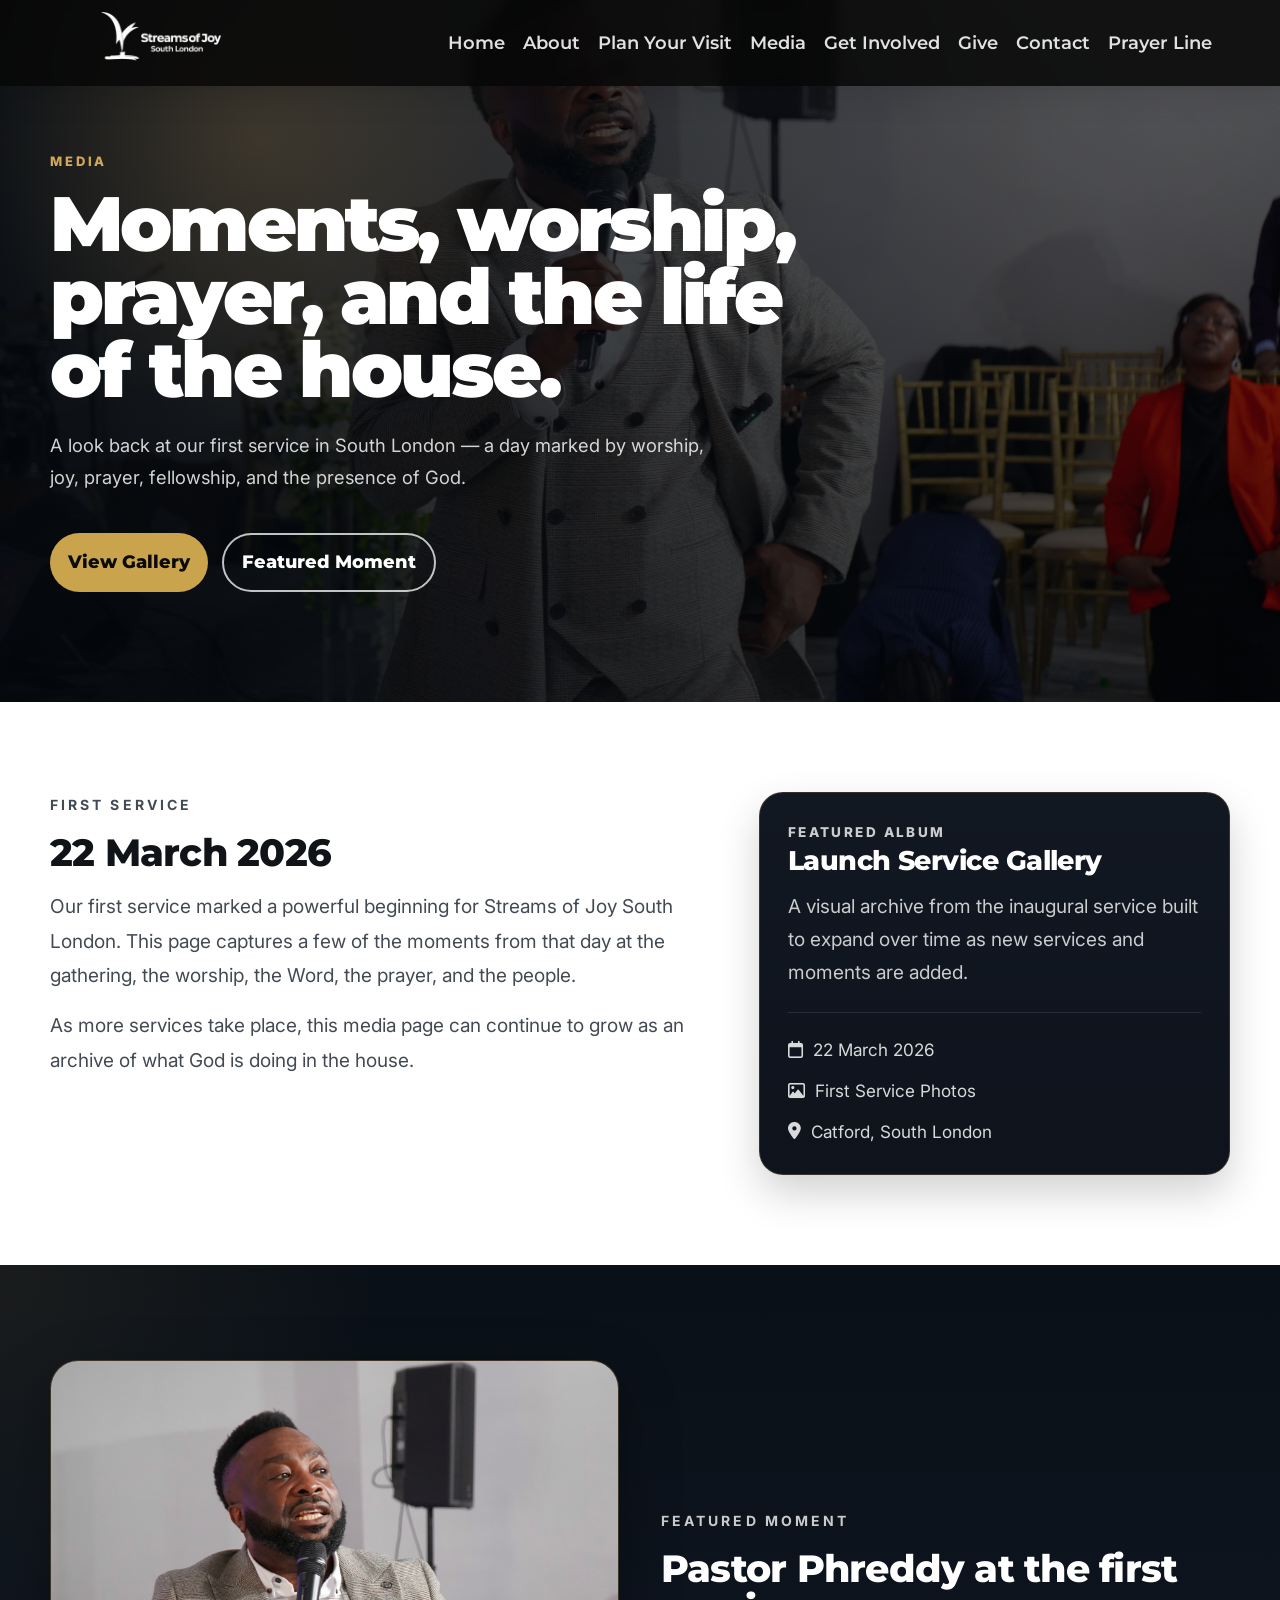
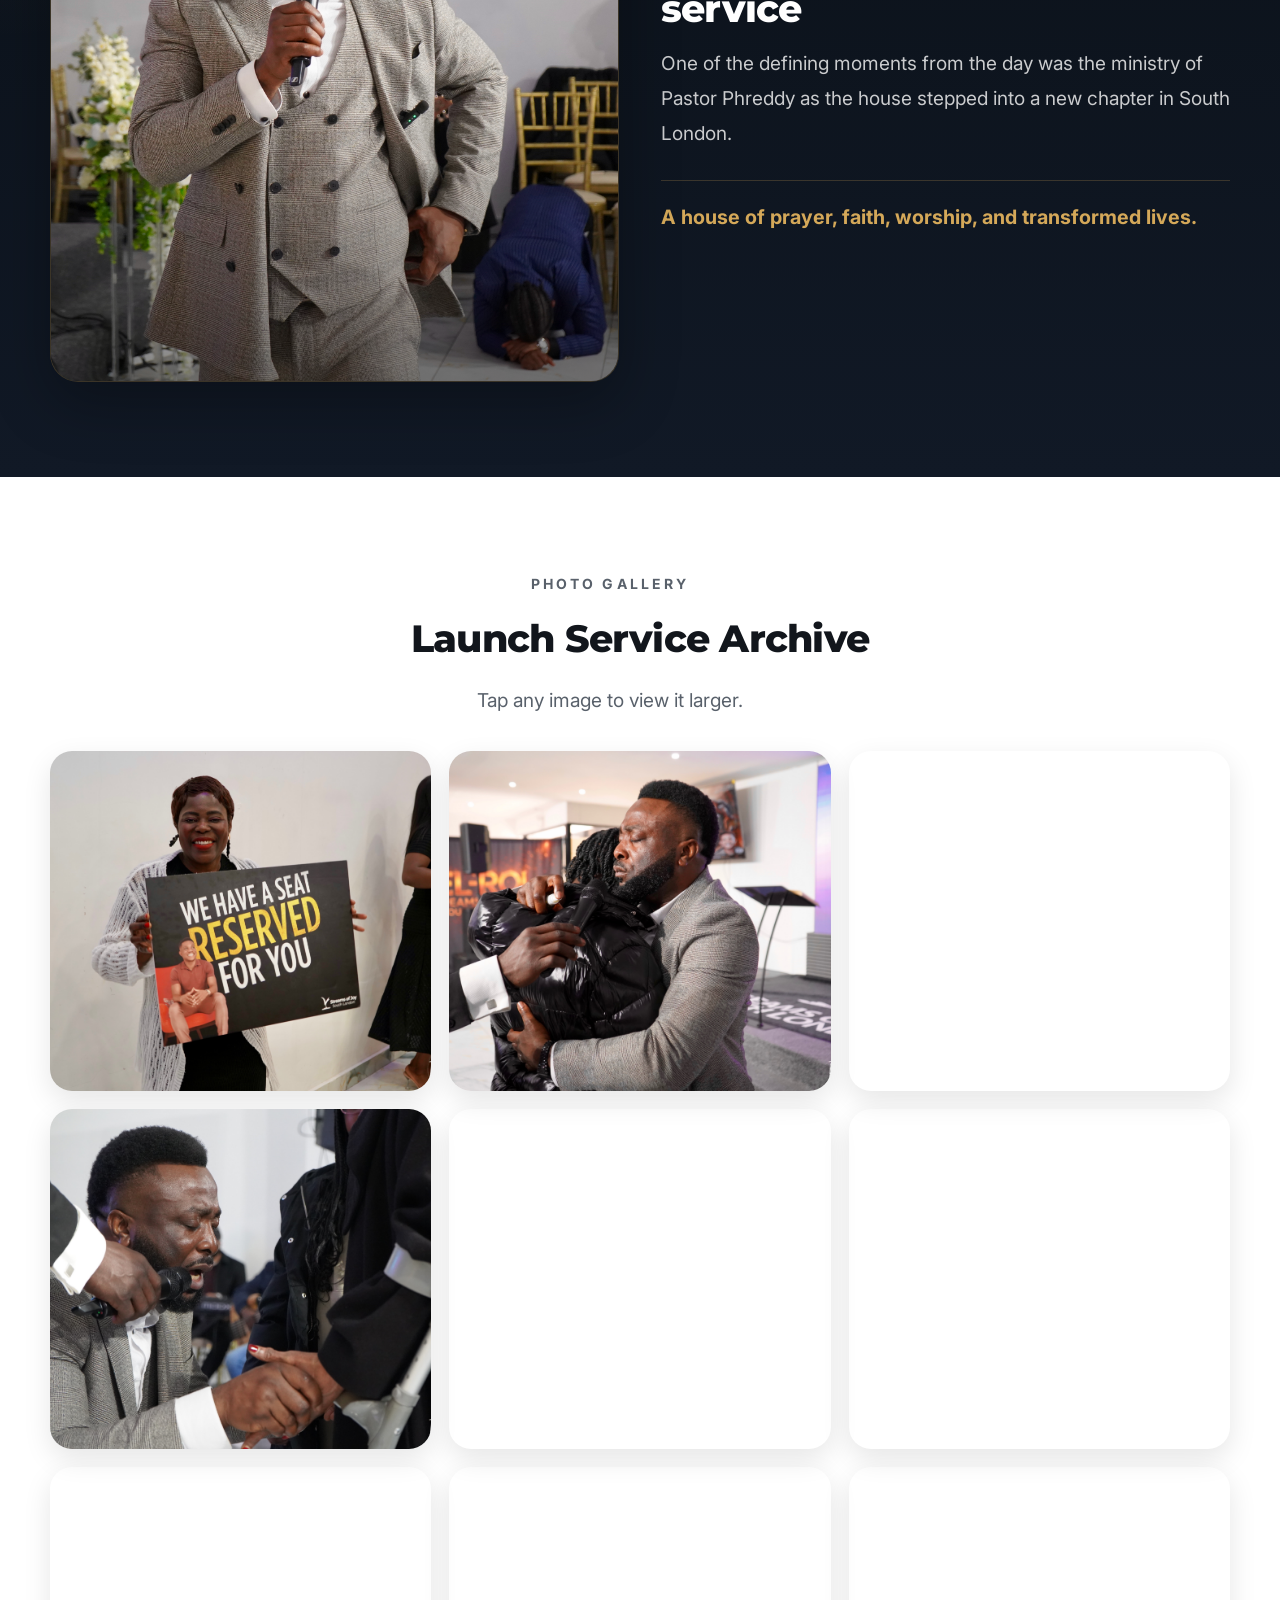
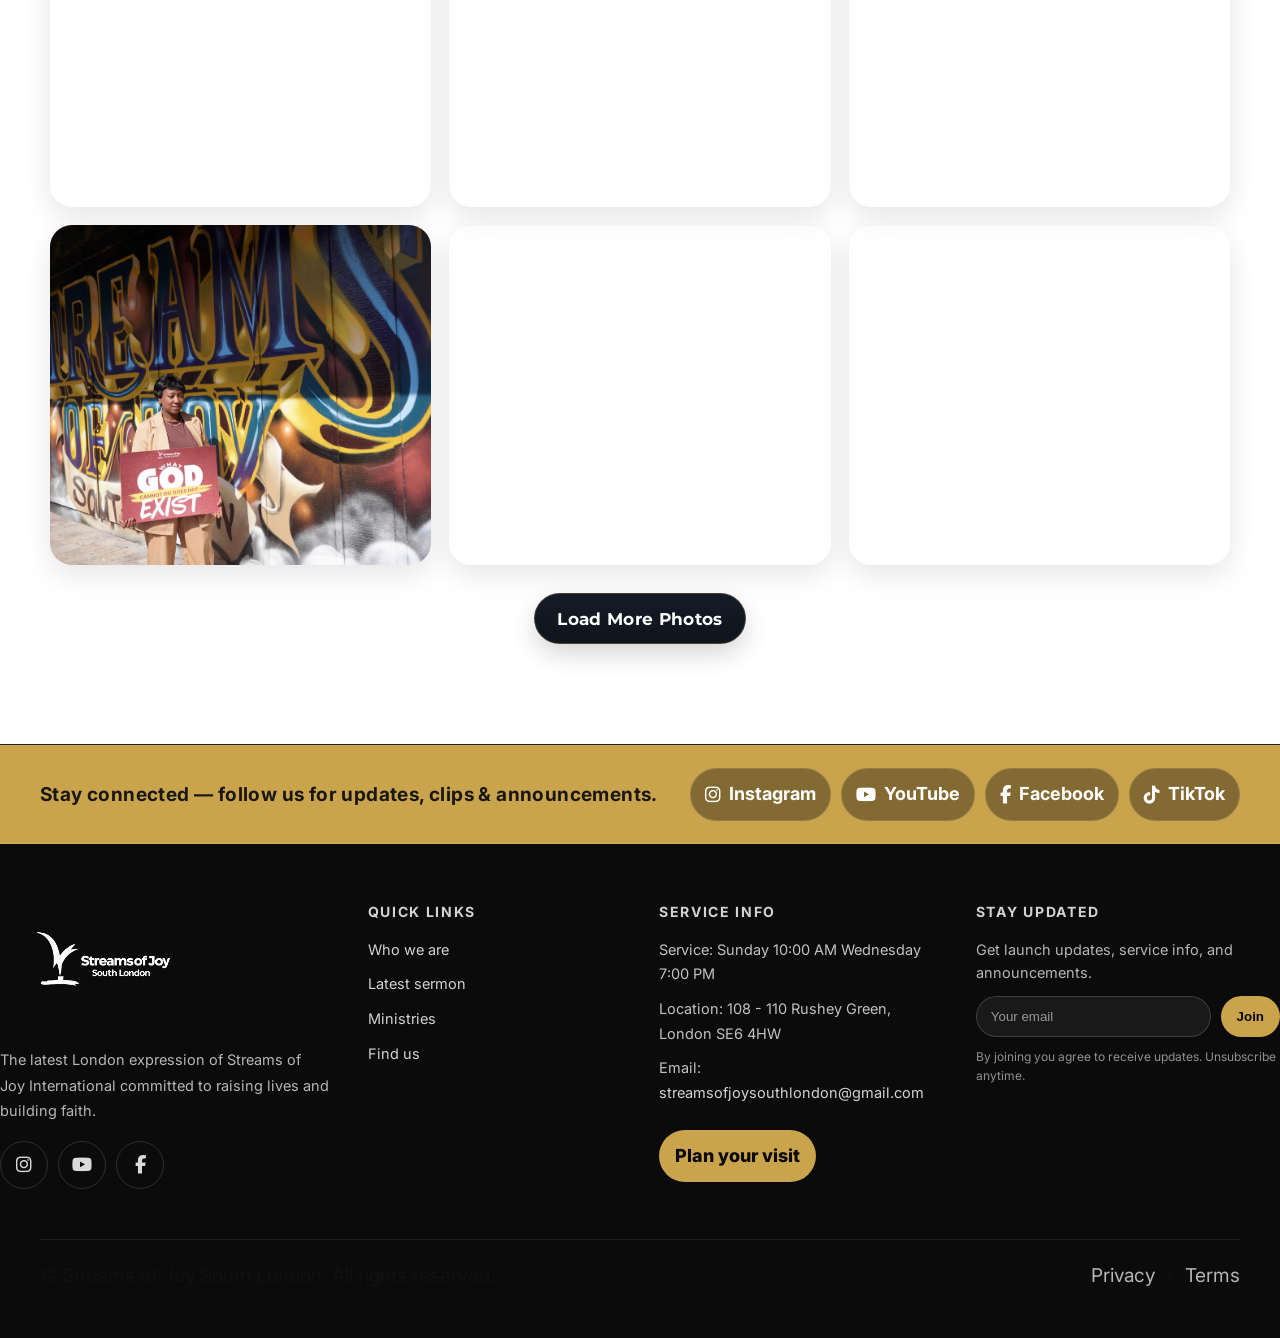
<file: media.html>
<!DOCTYPE html>
<html lang="en">
<head>
  <meta charset="UTF-8" />
  <meta name="viewport" content="width=device-width, initial-scale=1.0" />

  <title>Media | Streams of Joy South London</title>

  <link rel="icon" href="assets/icons/favicon.ico" sizes="any">
  <link rel="icon" type="image/png" sizes="32x32" href="assets/icons/favicon-32x32.png">
  <link rel="icon" type="image/png" sizes="16x16" href="assets/icons/favicon-16x16.png">
  <link rel="apple-touch-icon" href="assets/icons/apple-touch-icon.png">

  <link href="https://fonts.googleapis.com/css2?family=Montserrat:wght@500;600;700;800;900&family=Inter:wght@400;500;600&display=swap" rel="stylesheet">
  <link rel="stylesheet" href="styles.css" />
  <link rel="stylesheet" href="https://cdnjs.cloudflare.com/ajax/libs/font-awesome/6.5.0/css/all.min.css">
</head>

<body>

  <header id="siteHeader" class="site-header solid show">
    <nav class="nav">
      <a class="brand" href="index.html">
        <img src="assets/images/logo.png" alt="Streams of Joy South London" class="nav-logo">
      </a>

      <button class="nav-burger" id="navBurger" aria-label="Open menu" aria-expanded="false">
        <span></span><span></span><span></span>
      </button>

      <ul class="nav-links">
        <li><a class="nav-link" href="index.html">Home</a></li>
        <li><a class="nav-link" href="about.html">About</a></li>
        <li><a class="nav-link" href="visit.html">Plan Your Visit</a></li>
        <li><a class="nav-link active" href="media.html">Media</a></li>
        <li><a class="nav-link" href="get-involved.html">Get Involved</a></li>
        <li><a class="nav-link" href="give.html">Give</a></li>
        <li><a class="nav-link" href="contact.html">Contact</a></li>
        <li><a class="nav-link" href="prayer-line.html">Prayer Line</a></li>
      </ul>
    </nav>
  </header>

  <main class="media-page">

    <!-- HERO -->
    <section class="media-hero">
      <div class="media-hero-bg"></div>
      <div class="media-hero-overlay"></div>

      <div class="media-hero-inner">
        <p class="media-kicker">MEDIA</p>
        <h1 class="media-title">Moments, worship, prayer, and the life of the house.</h1>
        <p class="media-sub">
          A look back at our first service in South London — a day marked by worship, joy,
          prayer, fellowship, and the presence of God.
        </p>

        <div class="media-hero-actions">
          <a href="#first-service-gallery" class="btn btn-primary">View Gallery</a>
          <a href="#phreddy-feature" class="btn btn-outline-light">Featured Moment</a>
        </div>
      </div>
    </section>

    <!-- INTRO -->
    <section class="media-intro section section--white">
      <div class="media-shell">
        <div class="media-intro-grid">
          <div class="media-intro-copy">
            <p class="section-kicker">FIRST SERVICE</p>
            <h2>22 March 2026</h2>
            <p>
              Our first service marked a powerful beginning for Streams of Joy South London.
              This page captures a few of the moments from that day at the gathering,
              the worship, the Word, the prayer, and the people.
            </p>
            <p>
              As more services take place, this media page can continue to grow as an archive
              of what God is doing in the house.
            </p>
          </div>

          <div class="media-intro-card">
            <p class="media-intro-label">Featured Album</p>
            <h3>Launch Service Gallery</h3>
            <p>
              A visual archive from the inaugural service built to expand over time
              as new services and moments are added.
            </p>

            <div class="media-intro-meta">
              <span><i class="fa-regular fa-calendar"></i> 22 March 2026</span>
              <span><i class="fa-regular fa-image"></i> First Service Photos</span>
              <span><i class="fa-solid fa-location-dot"></i> Catford, South London</span>
            </div>
          </div>
        </div>
      </div>
    </section>

    <!-- PASTOR FEATURE -->
    <section class="media-phreddy-feature section section-dark" id="phreddy-feature">
      <div class="media-shell">
        <div class="media-phreddy-grid">
          <div class="media-phreddy-image-wrap">
            <div class="media-phreddy-image-card">
              <img src="assets/images/media/first-service/image00022.jpeg" alt="Pastor Phreddy ministering during the first service">
            </div>
          </div>

          <div class="media-phreddy-copy">
            <p class="section-kicker">FEATURED MOMENT</p>
            <h2>Pastor Phreddy at the first service</h2>
            <p>
              One of the defining moments from the day was the ministry of Pastor Phreddy
              as the house stepped into a new chapter in South London.
            </p>

            <blockquote class="media-phreddy-quote">
              A house of prayer, faith, worship, and transformed lives.
            </blockquote>
          </div>
        </div>
      </div>
    </section>

    <!-- GALLERY -->
    <!-- GALLERY 1 -->
<section class="media-gallery-section section section--white" id="first-service-gallery">
  <div class="media-shell">
    <div class="media-gallery-head">
      <p class="section-kicker">PHOTO GALLERY</p>
      <h2>Launch Service Archive</h2>
      <p>Tap any image to view it larger.</p>
    </div>

    <div class="media-gallery-grid" id="mediaGallery"></div>

    <div class="media-loadmore-wrap">
      <button class="media-loadmore-btn" id="mediaGalleryBtn" type="button">
        Load More Photos
      </button>
    </div>
  </div>
</section>

<!-- SECOND SERVICE EXAMPLE - can be duplicated for future services
<section class="media-gallery-section section section--white">
  <div class="media-shell">
    <div class="media-gallery-head">
      <p class="section-kicker">PHOTO GALLERY</p>
      <h2>Service – 29 March 2026</h2>
      <p>More moments from the house.</p>
    </div>

    <div class="media-gallery-grid" id="mediaGallery2"></div>

    <div class="media-loadmore-wrap">
      <button class="media-loadmore-btn" id="mediaGalleryBtn2" type="button">
        Load More Photos
      </button>
    </div>
  </div>
</section> -->

    <div id="footer-placeholder"></div>
  </main>

  <!-- LIGHTBOX -->
  <div class="media-lightbox" id="mediaLightbox" aria-hidden="true">
    <button class="media-lightbox-close" id="mediaLightboxClose" aria-label="Close image">✕</button>
    <button class="media-lightbox-nav prev" id="mediaPrev" aria-label="Previous image">‹</button>
    <img class="media-lightbox-img" id="mediaLightboxImg" alt="Expanded gallery image">
    <button class="media-lightbox-nav next" id="mediaNext" aria-label="Next image">›</button>
  </div>

    <script>
  const galleryConfigs = [
    {
      gridId: "mediaGallery",
      buttonId: "mediaGalleryBtn",
      folder: "assets/images/media/first-service",
      total: 56,
      extension: "jpeg",
      batchSize: 12,
      altPrefix: "Streams of Joy South London first service photo"
    },
    {
      gridId: "mediaGallery2",
      buttonId: "mediaGalleryBtn2",
      folder: "assets/images/media/first-service",
      total: 40,
      extension: "jpg",
      batchSize: 12,
      altPrefix: "Streams of Joy South London second service photo"
    }
  ];

  const mediaLightbox = document.getElementById("mediaLightbox");
  const mediaLightboxImg = document.getElementById("mediaLightboxImg");
  const mediaLightboxClose = document.getElementById("mediaLightboxClose");
  const mediaPrev = document.getElementById("mediaPrev");
  const mediaNext = document.getElementById("mediaNext");

  const allGalleryImages = [];
  let currentIndex = 0;

  function padImageNumber(num) {
    return String(num).padStart(5, "0");
  }

  function openLightbox(index) {
    currentIndex = index;
    mediaLightboxImg.src = allGalleryImages[currentIndex].src;
    mediaLightboxImg.alt = allGalleryImages[currentIndex].alt;
    mediaLightbox.classList.add("show");
    mediaLightbox.setAttribute("aria-hidden", "false");
    document.body.classList.add("lightbox-open");
  }

  function closeLightbox() {
    mediaLightbox.classList.remove("show");
    mediaLightbox.setAttribute("aria-hidden", "true");
    document.body.classList.remove("lightbox-open");
  }

  function showNext() {
    currentIndex = (currentIndex + 1) % allGalleryImages.length;
    mediaLightboxImg.src = allGalleryImages[currentIndex].src;
    mediaLightboxImg.alt = allGalleryImages[currentIndex].alt;
  }

  function showPrev() {
    currentIndex = (currentIndex - 1 + allGalleryImages.length) % allGalleryImages.length;
    mediaLightboxImg.src = allGalleryImages[currentIndex].src;
    mediaLightboxImg.alt = allGalleryImages[currentIndex].alt;
  }

  function createGalleryImage(config, imageNumber) {
    const fileNum = padImageNumber(imageNumber);
    const imgSrc = `${config.folder}/image${fileNum}.${config.extension}`;

    const item = document.createElement("button");
    item.className = "media-gallery-item";
    item.type = "button";
    item.setAttribute("aria-label", `Open photo ${imageNumber}`);

    const img = document.createElement("img");
    img.src = imgSrc;
    img.alt = `${config.altPrefix} ${imageNumber}`;
    img.loading = "lazy";
    img.decoding = "async";

    item.appendChild(img);

    const globalIndex = allGalleryImages.length;
    allGalleryImages.push(img);

    item.addEventListener("click", () => openLightbox(globalIndex));

    return item;
  }

  function setupGallery(config) {
    const grid = document.getElementById(config.gridId);
    const button = document.getElementById(config.buttonId);

    if (!grid || !button) return;

    let loadedCount = 0;

    function loadBatch() {
      const fragment = document.createDocumentFragment();
      const nextLimit = Math.min(loadedCount + config.batchSize, config.total);

      for (let i = loadedCount + 1; i <= nextLimit; i++) {
        fragment.appendChild(createGalleryImage(config, i));
      }

      grid.appendChild(fragment);
      loadedCount = nextLimit;

      if (loadedCount >= config.total) {
        button.style.display = "none";
      }
    }

    loadBatch();
    button.addEventListener("click", loadBatch);
  }

  galleryConfigs.forEach(setupGallery);

  mediaLightboxClose.addEventListener("click", closeLightbox);
  mediaNext.addEventListener("click", showNext);
  mediaPrev.addEventListener("click", showPrev);

  mediaLightbox.addEventListener("click", (e) => {
    if (e.target === mediaLightbox) {
      closeLightbox();
    }
  });

  document.addEventListener("keydown", (e) => {
    if (!mediaLightbox.classList.contains("show")) return;

    if (e.key === "Escape") closeLightbox();
    if (e.key === "ArrowRight") showNext();
    if (e.key === "ArrowLeft") showPrev();
  });
</script>

  <script src="JS/main.js"></script>
</body>
</html>
</file>
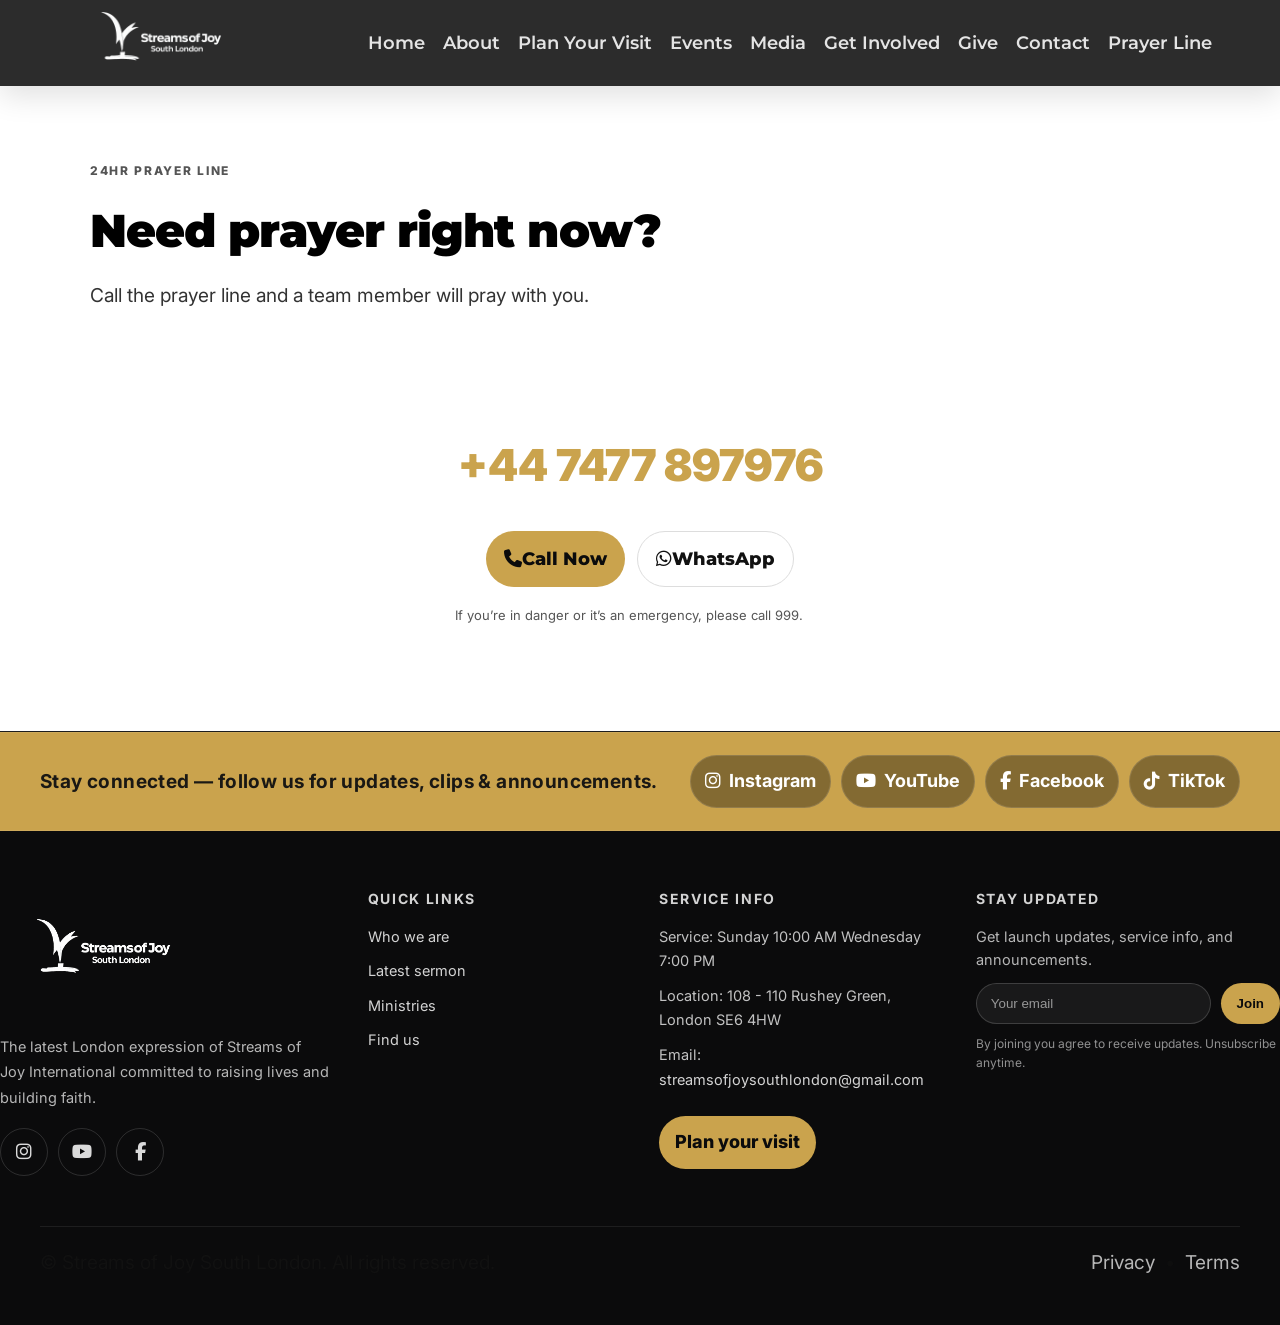
<file: prayer-line.html>
<!DOCTYPE html>
<html lang="en">
<head>
  <meta charset="UTF-8" />
  <meta name="viewport" content="width=device-width, initial-scale=1.0" />
  <title>24hr Prayer Line | Streams of Joy South London</title>

  <link rel="icon" href="assets/icons/favicon.ico" sizes="any">
  <link href="https://fonts.googleapis.com/css2?family=Montserrat:wght@500;600;700;800;900&family=Inter:wght@400;500;600&display=swap" rel="stylesheet">
  <link rel="stylesheet" href="styles.css" />
  <link rel="stylesheet" href="https://cdnjs.cloudflare.com/ajax/libs/font-awesome/6.5.0/css/all.min.css">
</head>

<body>

<header id="siteHeader" class="site-header solid show">
  <nav class="nav">
    <a class="brand" href="index.html">
      <img src="assets/images/logo.png" alt="Streams of Joy South London" class="nav-logo">
    </a>

    <ul class="nav-links">
      <li><a class="nav-link" href="index.html">Home</a></li>
      <li><a class="nav-link" href="about.html">About</a></li>
      <li><a class="nav-link" href="visit.html">Plan Your Visit</a></li>
      <li><a class="nav-link" href="events.html">Events</a></li>
      <li><a class="nav-link" href="media.html">Media</a></li>
      <li><a class="nav-link" href="get-involved.html">Get Involved</a></li>
      <li><a class="nav-link" href="give.html">Give</a></li>
      <li><a class="nav-link" href="contact.html">Contact</a></li>
      <li><a class="nav-link" href="prayer-line.html">Prayer Line</a></li>
    </ul>
  </nav>
</header>

  <main class="page">
    <section class="page-hero prayer-hero">
      <div class="page-hero-inner">
        <p class="page-kicker">24HR PRAYER LINE</p>
        <h1 class="page-title">Need prayer right now?</h1>
        <p class="page-sub">
          Call the prayer line and a team member will pray with you.
        </p>
      </div>
    </section>

    <section class="prayer-callout">
      <div class="prayer-card">
        <p class="prayer-label">Call Now</p>
        <a class="prayer-number" href="tel:+447477897976">+44 7477 897976</a>

        <div class="prayer-actions">
          <a class="btn btn-primary" href="tel:+447477897976">
            <i class="fa-solid fa-phone"></i> Call Now
          </a>

          <!-- Optional WhatsApp: replace with real link if you use a WhatsApp prayer line -->
          <a class="btn btn-outline" href="https://wa.me/447477897976" target="_blank" rel="noopener">
            <i class="fa-brands fa-whatsapp"></i> WhatsApp
          </a>
        </div>

        <p class="prayer-note">
          If you’re in danger or it’s an emergency, please call 999.
        </p>
      </div>
    </section>

    <div id="footer-placeholder"></div>
  </main>

  <script src="JS/main.js"></script>
</body>
</html>
</file>
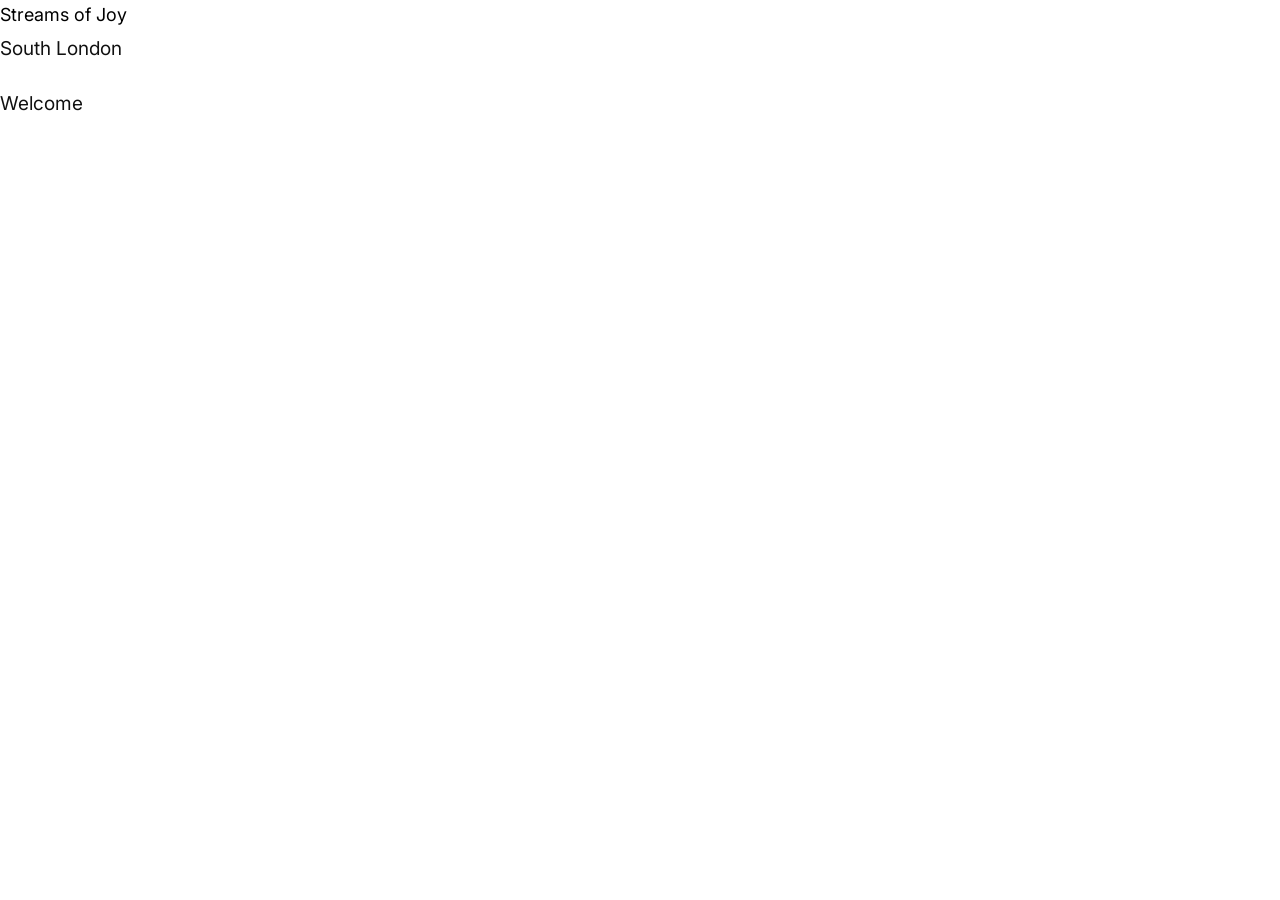
<file: splash.html>
<!DOCTYPE html>
<html lang="en">
<head>
  <meta charset="UTF-8">
  <meta name="viewport" content="width=device-width, initial-scale=1.0">
  <title>Streams of Joy South London</title>

  <!-- Fonts  -->
  <link href="https://fonts.googleapis.com/css2?family=Montserrat:wght@500;600;700;800&family=Inter:wght@400;500&display=swap" rel="stylesheet">

  <!-- Your existing stylesheet -->
  <link rel="stylesheet" href="styles.css">

  <!-- Redirect after 4 seconds (change 4 to 3 or 5 if you want) -->
  <meta http-equiv="refresh" content="4; url=index.html">
</head>
<body class="splash-body">

  <!-- SPLASH CONTENT (keep it simple for now) -->
  <main class="splash-wrap">
    <div class="logo">Streams of Joy</div>
    <p class="splash-text">South London</p>
    <p class="splash-subtext">Welcome</p>
  </main>

</body>
</html>
</file>
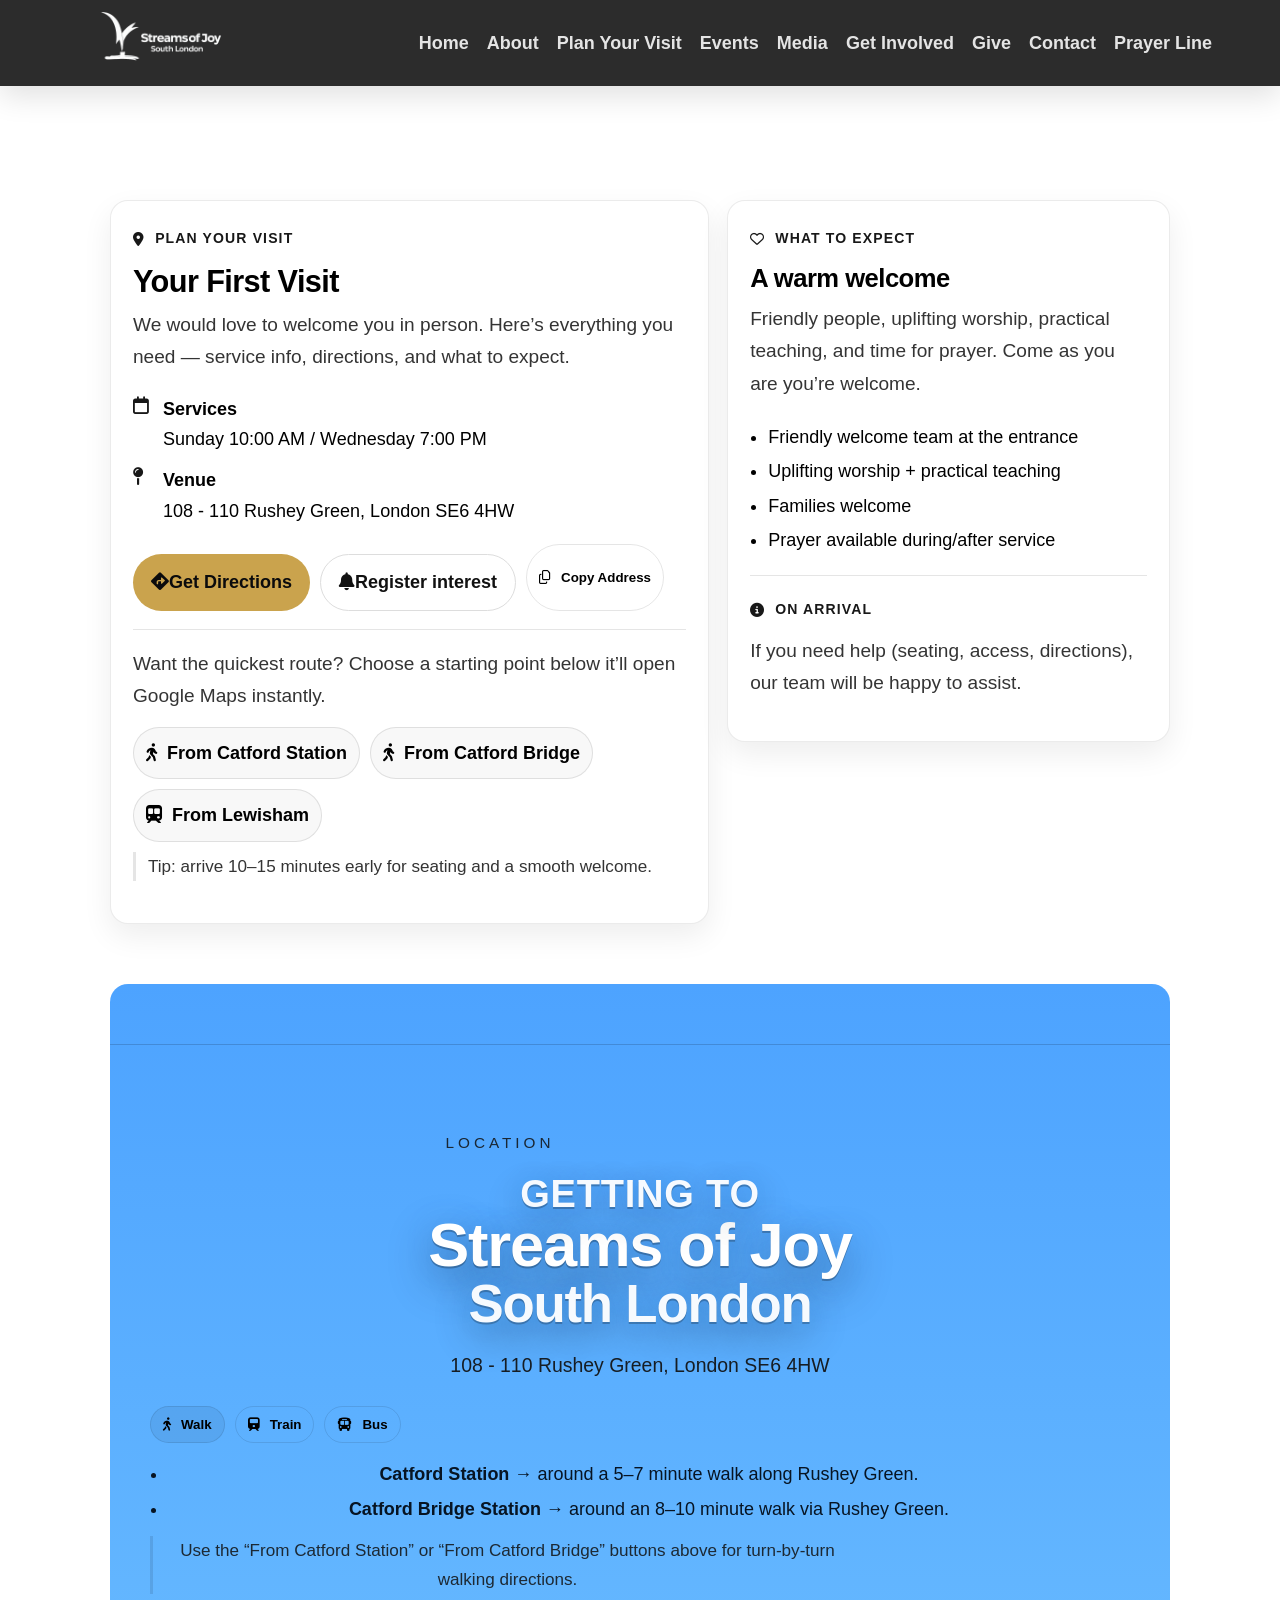
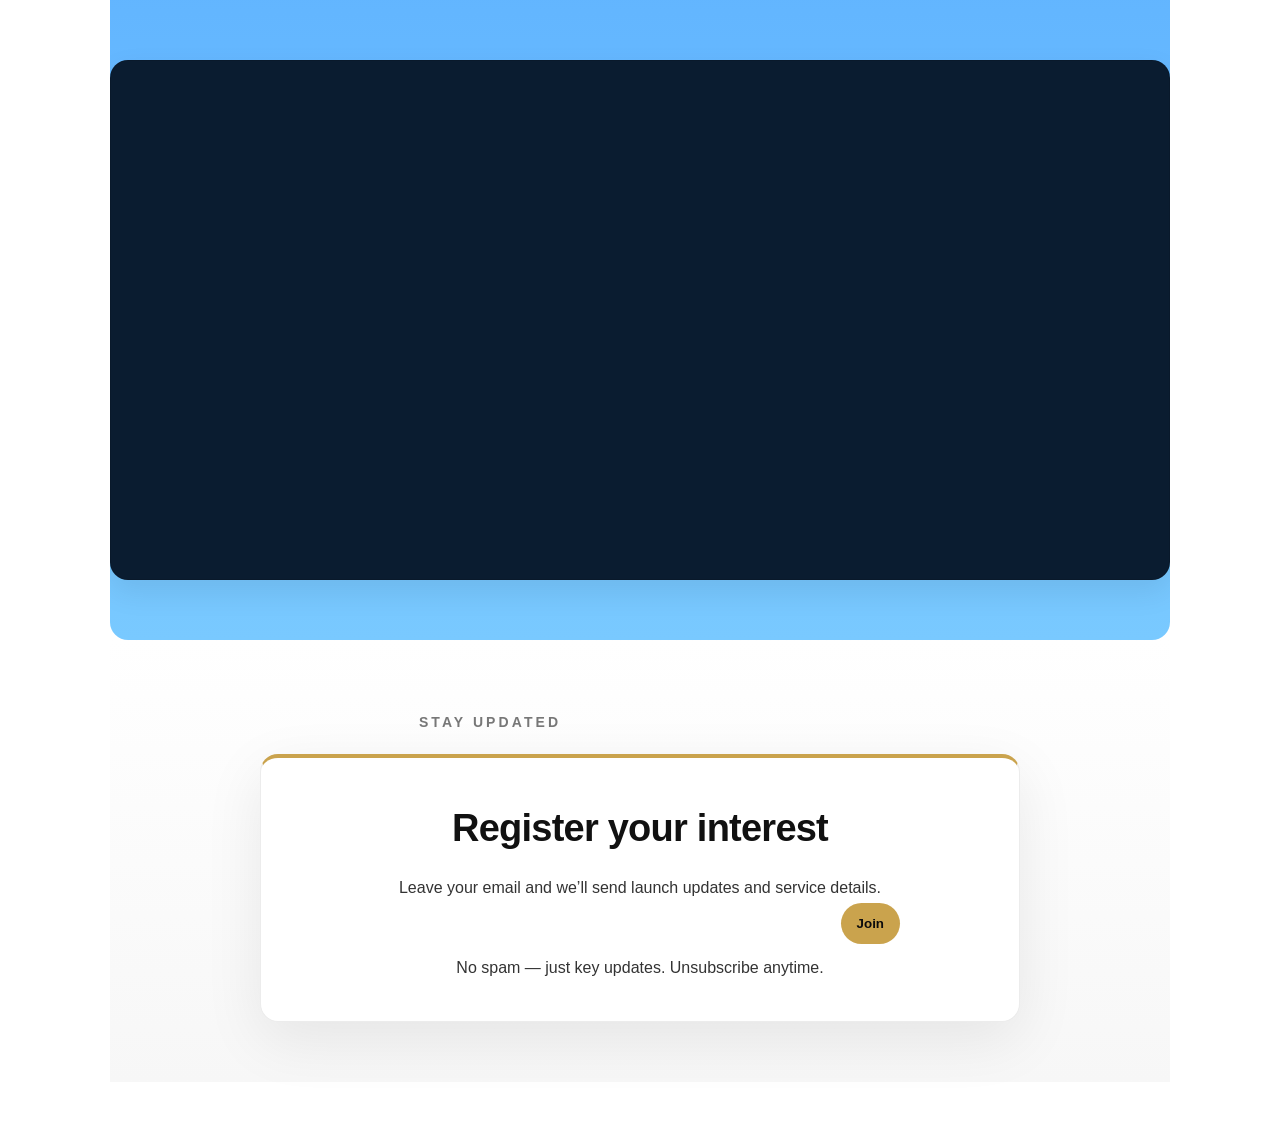
<file: visit.html>
<!DOCTYPE html>
<html lang="en">
<head>
  <meta charset="UTF-8" />
  <meta name="viewport" content="width=device-width, initial-scale=1.0" />
  <title>Streams of Joy South London</title>
  <link rel="icon" href="assets/icons/favicon.ico" sizes="any">

  <link rel="stylesheet" href="styles.css" />
  <link rel="stylesheet" href="https://cdnjs.cloudflare.com/ajax/libs/font-awesome/6.5.0/css/all.min.css">

  <!-- Premium page-only polish (safe + minimal) -->
  <style>
    .pv-hero { padding: 84px 20px 28px; }

    .pv-grid{
      display:grid;
      gap:18px;
      grid-template-columns: 1.15fr 0.85fr;
      align-items:start;
    }
    @media (max-width: 900px){
      .pv-grid{ grid-template-columns: 1fr; }
    }

    .pv-card{
      border-radius:18px;
      border:1px solid rgba(0,0,0,.08);
      background:#fff;
      padding:22px;
      box-shadow:0 12px 30px rgba(0,0,0,.07);
    }

    .pv-badge{
      display:inline-flex;
      align-items:center;
      gap:10px;
      font-weight:700;
      letter-spacing:.08em;
      font-size:.78rem;
      opacity:.9;
    }

    .pv-title{
      margin:10px 0 10px;
      font-size:clamp(1.6rem, 2.4vw, 2.1rem);
      line-height:1.15;
    }

    .pv-muted{
      opacity:.85;
      max-width:70ch;
      line-height:1.7;
    }

    .pv-meta{ display:grid; gap:10px; margin-top:16px; }
    .pv-meta-row{ display:flex; gap:10px; align-items:flex-start; }
    .pv-meta-row i{ width:20px; margin-top:3px; opacity:.9; }
    .pv-meta-row strong{ display:block; }

    .pv-actions{ display:flex; flex-wrap:wrap; gap:10px; margin-top:18px; }

    .pv-divider{ height:1px; background:rgba(0,0,0,.10); margin:18px 0; }

    .pv-mini-actions{ display:flex; gap:10px; flex-wrap:wrap; margin-top:14px; }

    .pv-pill{
      display:inline-flex;
      align-items:center;
      gap:10px;
      border-radius:999px;
      padding:10px 12px;
      border:1px solid rgba(0,0,0,.10);
      background:#f8f8f8;
      text-decoration:none;
      color:inherit;
      font-weight:600;
    }

    .pv-tabs{ display:flex; gap:10px; flex-wrap:wrap; margin-top:12px; }

    .pv-tab{
      border:1px solid rgba(0,0,0,.10);
      background:transparent;
      padding:10px 12px;
      border-radius:999px;
      cursor:pointer;
      font-weight:700;
      display:inline-flex;
      align-items:center;
      gap:10px;
    }

    .pv-tab.active{ background:rgba(0,0,0,.06); }

    .pv-panel{ display:none; margin-top:14px; }
    .pv-panel.show{ display:block; }

    .pv-list{ margin:0; padding-left:18px; line-height:1.9; }

    .pv-note{
      margin-top:10px;
      font-size:.95rem;
      opacity:.85;
      line-height:1.7;
      border-left:3px solid rgba(0,0,0,.12);
      padding-left:12px;
    }

    .pv-map-wrap{
      border-radius:18px;
      overflow:hidden;
      border:1px solid rgba(0,0,0,.10);
      box-shadow:0 12px 30px rgba(0,0,0,.08);
    }

    .pv-copy{
      border:1px solid rgba(0,0,0,.10);
      background:transparent;
      padding:10px 12px;
      border-radius:999px;
      cursor:pointer;
      font-weight:700;
      display:inline-flex;
      align-items:center;
      gap:10px;
    }

    .pv-toast{
      position:fixed;
      left:50%;
      transform:translateX(-50%);
      bottom:22px;
      z-index:9999;
      padding:12px 14px;
      border-radius:999px;
      background:rgba(0,0,0,.85);
      color:#fff;
      display:none;
      align-items:center;
      gap:10px;
      box-shadow:0 12px 30px rgba(0,0,0,.25);
      font-weight:700;
    }
    .pv-toast.show{ display:flex; }
  </style>
</head>

<body>

<header id="siteHeader" class="site-header solid show">
  <nav class="nav">
    <a class="brand" href="index.html">
      <img src="assets/images/logo.png" alt="Streams of Joy South London" class="nav-logo">
    </a>

    <ul class="nav-links">
      <li><a class="nav-link" href="index.html">Home</a></li>
      <li><a class="nav-link" href="about.html">About</a></li>
      <li><a class="nav-link" href="visit.html">Plan Your Visit</a></li>
      <li><a class="nav-link" href="events.html">Events</a></li>
      <li><a class="nav-link" href="media.html">Media</a></li>
      <li><a class="nav-link" href="get-involved.html">Get Involved</a></li>
      <li><a class="nav-link" href="give.html">Give</a></li>
      <li><a class="nav-link" href="contact.html">Contact</a></li>
      <li><a class="nav-link" href="prayer-line.html">Prayer Line</a></li>
    </ul>
  </nav>
</header>

<main class="container" style="padding-top: 140px;">

  <!-- PREMIUM HERO -->
  <section class="pv-hero">
    <div class="pv-grid">

      <!-- LEFT: VISIT INFO -->
      <div class="pv-card">
        <div class="pv-badge">
          <i class="fa-solid fa-location-dot"></i>
          <span>PLAN YOUR VISIT</span>
        </div>

        <h1 class="pv-title">Your First Visit</h1>
        <p class="pv-muted">
          We would love to welcome you in person.
          Here’s everything you need — service info, directions, and what to expect.
        </p>

        <div class="pv-meta">
          <div class="pv-meta-row">
            <i class="fa-regular fa-calendar"></i>
            <div>
              <strong> Services </strong>
              <span>Sunday 10:00 AM / Wednesday 7:00 PM</span>
            </div>
          </div>

          <div class="pv-meta-row">
            <i class="fa-solid fa-map-pin"></i>
            <div>
              <strong>Venue</strong>
              <span id="venueText">108 - 110 Rushey Green, London SE6 4HW</span>
            </div>
          </div>
        </div>

        <div class="pv-actions">
          <a class="btn btn-primary" id="directionsBtn" href="#" target="_blank" rel="noreferrer">
            <i class="fa-solid fa-diamond-turn-right"></i> Get Directions
          </a>
          <a class="btn btn-outline" href="#register">
            <i class="fa-solid fa-bell"></i> Register interest
          </a>
          <button class="pv-copy" id="copyAddressBtn" type="button">
            <i class="fa-regular fa-copy"></i> Copy Address
          </button>
        </div>

        <div class="pv-divider"></div>

        <!-- QUICK ROUTES TEXT (you asked for this back) -->
        <p class="pv-muted" style="margin:0;">
          Want the quickest route? Choose a starting point below it’ll open Google Maps instantly.
        </p>

        <div class="pv-mini-actions">
          <a class="pv-pill" id="fromCatfordWalk" href="#" target="_blank" rel="noreferrer">
            <i class="fa-solid fa-person-walking"></i> From Catford Station
          </a>
          <a class="pv-pill" id="fromCatfordBridgeWalk" href="#" target="_blank" rel="noreferrer">
            <i class="fa-solid fa-person-walking"></i> From Catford Bridge
          </a>
          <a class="pv-pill" id="fromLewisham" href="#" target="_blank" rel="noreferrer">
            <i class="fa-solid fa-train-subway"></i> From Lewisham
          </a>
        </div>

        <!-- COME EARLY NOTE -->
        <p class="pv-note">
          Tip: arrive 10–15 minutes early for seating and a smooth welcome.
        </p>
      </div>

      <!-- RIGHT: WHAT TO EXPECT (you asked for this back) -->
      <div class="pv-card">
        <div class="pv-badge">
          <i class="fa-regular fa-heart"></i>
          <span>WHAT TO EXPECT</span>
        </div>

        <h2 class="pv-title" style="font-size: clamp(1.3rem, 2vw, 1.6rem);">A warm welcome</h2>
        <p class="pv-muted">
          Friendly people, uplifting worship, practical teaching, and time for prayer.
          Come as you are you’re welcome.
        </p>

        <ul class="pv-list">
          <li>Friendly welcome team at the entrance</li>
          <li>Uplifting worship + practical teaching</li>
          <li>Families welcome</li>
          <li>Prayer available during/after service</li>
        </ul>

        <div class="pv-divider"></div>

        <div class="pv-badge">
          <i class="fa-solid fa-circle-info"></i>
          <span>ON ARRIVAL</span>
        </div>
        <p class="pv-muted" style="margin-top:10px;">
          If you need help (seating, access, directions), our team will be happy to assist.
        </p>
      </div>

    </div>
  </section>

  <!-- PREMIUM LOCATION + MAP (you asked for this back) -->
  <section class="findus" style="border-radius: 18px; overflow: hidden;">
    <div class="findus-panel">
      <div class="findus-content">
        <p class="findus-kicker" style="opacity: 0.85; transform:none;">LOCATION</p>
        <h2 class="findus-title" style="transform:none;">
          <span class="line1">GETTING TO</span>
          <span class="line2">Streams of Joy</span>
          <span class="line3">South London</span>
        </h2>

        <div class="findus-reveal" style="opacity:1; transform:none; pointer-events:auto;">
          <p class="findus-sub" id="venueDetails">
            108 - 110 Rushey Green, London SE6 4HW
          </p>

          <!-- Tabs -->
          <div class="pv-tabs" role="tablist" aria-label="Travel options">
            <button class="pv-tab active" type="button" data-tab="walk" role="tab" aria-selected="true">
              <i class="fa-solid fa-person-walking"></i> Walk
            </button>
            <button class="pv-tab" type="button" data-tab="train" role="tab" aria-selected="false">
              <i class="fa-solid fa-train"></i> Train
            </button>
            <button class="pv-tab" type="button" data-tab="bus" role="tab" aria-selected="false">
              <i class="fa-solid fa-bus"></i> Bus
            </button>
          </div>

          <!-- Panels -->
          <div class="pv-panel show" id="panel-walk" role="tabpanel">
            <ul class="pv-list">
              <li><strong>Catford Station →</strong> around a 5–7 minute walk along Rushey Green.</li>
              <li><strong>Catford Bridge Station →</strong> around an 8–10 minute walk via Rushey Green.</li>
            </ul>
            <p class="pv-note" style="margin-bottom:0;">
              Use the “From Catford Station” or “From Catford Bridge” buttons above for turn-by-turn walking directions.
            </p>
          </div>

          <div class="pv-panel" id="panel-train" role="tabpanel">
            <ul class="pv-list">
              <li><strong>From Lewisham →</strong> take a train to Catford Bridge, then walk to Rushey Green.</li>
              <li><strong>From Central London →</strong> travel to Lewisham, then follow the route above.</li>
            </ul>
            <p class="pv-note" style="margin-bottom:0;">
              Google Maps will choose the fastest connection based on live services.
            </p>
          </div>

          <div class="pv-panel" id="panel-bus" role="tabpanel">
            <ul class="pv-list">
              <li><strong>High frequency routes:</strong> 47, 75, 284 (stops close to Rushey Green).</li>
              <li>Other routes commonly used around Catford: 202, 185, 199, 136.</li>
            </ul>
            <p class="pv-note" style="margin-bottom:0;">
              Bus times vary — Google Maps will pick the best option based on live traffic.
            </p>
          </div>

        </div>
      </div>
    </div>

    <div class="findus-map pv-map-wrap" style="max-height: 520px; opacity:1; transform:none;">
      <iframe
        id="mapFrame"
        title="Streams of Joy South London Location"
        loading="lazy"
        referrerpolicy="no-referrer-when-downgrade"
        src="https://www.google.com/maps?q=114+Rushey+Green,+London+SE6+4HW&output=embed"
        style="width:100%; height:520px; border:0;">
      </iframe>
    </div>
  </section>

  <!-- REGISTER -->
  <section id="register" class="who" style="padding-top: 70px;">
    <div class="who-wrap">
      <p class="section-kicker">STAY UPDATED</p>
      <div class="who-card">
        <h2>Register your interest</h2>
        <p>Leave your email and we’ll send launch updates and service details.</p>

        <form class="footer-form" action="#" method="post" style="max-width: 520px; margin: 0 auto;">
          <input type="email" name="email" placeholder="Your email" required>
          <button type="submit">Join</button>
        </form>

        <p class="footer-legal-mini" style="margin-top: 10px;">
          No spam — just key updates. Unsubscribe anytime.
        </p>
      </div>
    </div>
  </section>

</main>

<!-- Toast -->
<div class="pv-toast" id="pvToast" role="status" aria-live="polite">
  <i class="fa-solid fa-check"></i>
  <span id="pvToastText">Copied</span>
</div>

<script>
  // ===============================
  // Venue + map
  // ===============================
  const venueAddress = "108 - 110 Rushey Green, London SE6 4HW";

  const venueText = document.getElementById("venueText");
  const venueDetails = document.getElementById("venueDetails");
  const directionsBtn = document.getElementById("directionsBtn");
  const mapFrame = document.getElementById("mapFrame");

  const fromCatfordWalk = document.getElementById("fromCatfordWalk");
  const fromCatfordBridgeWalk = document.getElementById("fromCatfordBridgeWalk");
  const fromLewisham = document.getElementById("fromLewisham");

  if (venueText) venueText.textContent = venueAddress;
  if (venueDetails) venueDetails.textContent = venueAddress;

  const q = encodeURIComponent(venueAddress);

  if (directionsBtn) directionsBtn.href = `https://www.google.com/maps/dir/?api=1&destination=${q}`;
  if (mapFrame) mapFrame.src = `https://www.google.com/maps?q=${q}&output=embed`;

  // Quick routes
  if (fromCatfordWalk) {
    fromCatfordWalk.href =
      `https://www.google.com/maps/dir/?api=1&origin=${encodeURIComponent("Catford Station")}&destination=${q}&travelmode=walking`;
  }
  if (fromCatfordBridgeWalk) {
    fromCatfordBridgeWalk.href =
      `https://www.google.com/maps/dir/?api=1&origin=${encodeURIComponent("Catford Bridge Station")}&destination=${q}&travelmode=walking`;
  }
  if (fromLewisham) {
    fromLewisham.href =
      `https://www.google.com/maps/dir/?api=1&origin=${encodeURIComponent("Lewisham Station")}&destination=${q}&travelmode=transit`;
  }

  // ===============================
  // Premium tabs (Walk / Train / Bus)
  // ===============================
  const tabs = document.querySelectorAll(".pv-tab");
  const panels = {
    walk: document.getElementById("panel-walk"),
    train: document.getElementById("panel-train"),
    bus: document.getElementById("panel-bus"),
  };

  function setTab(active){
    tabs.forEach(t => {
      const isActive = t.dataset.tab === active;
      t.classList.toggle("active", isActive);
      t.setAttribute("aria-selected", isActive ? "true" : "false");
    });

    Object.keys(panels).forEach(k => {
      if (!panels[k]) return;
      panels[k].classList.toggle("show", k === active);
    });
  }

  tabs.forEach(t => t.addEventListener("click", () => setTab(t.dataset.tab)));

  // ===============================
  // Copy address + toast
  // ===============================
  const copyBtn = document.getElementById("copyAddressBtn");
  const toast = document.getElementById("pvToast");
  const toastText = document.getElementById("pvToastText");

  function showToast(msg){
    if (!toast || !toastText) return;
    toastText.textContent = msg;
    toast.classList.add("show");
    window.clearTimeout(showToast._t);
    showToast._t = window.setTimeout(() => toast.classList.remove("show"), 1800);
  }

  if (copyBtn){
    copyBtn.addEventListener("click", async () => {
      try{
        await navigator.clipboard.writeText(venueAddress);
        showToast("Address copied");
      } catch (e){
        const temp = document.createElement("textarea");
        temp.value = venueAddress;
        document.body.appendChild(temp);
        temp.select();
        document.execCommand("copy");
        temp.remove();
        showToast("Address copied");
      }
    });
  }
</script>

</body>
</html>
</file>
<file: styles.css>
/* =========================================================
   FILE: styles.css
   PURPOSE: All site styles (theme, layout, hero, pastor banner, sections)
   IMPORTANT:
   - This file should be separate from index.html
   - Do NOT paste this CSS after </body> in HTML
   ========================================================= */


/* =========================================================
   0) GLOBAL SAFETY (kills horizontal scroll)
   WHY: horizontal scrollbar happens when something is wider than the viewport
   ========================================================= */

html{
  font-size: 18px; /* base font size for rem units */
  scroll-behavior:smooth;
}

html, body{
  overflow-x: hidden; /* ✅ stops left/right scrolling */
  margin: 0;
  padding: 0;
}


/* =========================================================
   1) GLOBAL VARIABLES (LIGHT MODE DEFAULT)
   ========================================================= */
:root{
  /* Theme colours (light) */
  --bg: #ffffff;
  --text: #111111;
  --muted: #333333;
  --card: #ffffff;
  --soj-gold:#C9A24D;
  --border:#E9E9E9;
  --primary-gold:#C9A24D;
  --gold: #caa34d;
  --ink: #0b0b0c;
  --navy: #071423;       /* deep */
  --navy2: #0b1f35;      /* mid */
  --blue: #4da3ff;       /* pop */
  --ice: #eaf4ff;
  --white: #ffffff;


  /* Layout */
  --container-w: 1100px;
  --nav-h: 62px;
  --section-pad: 60px;
  --radius: 12px;

  /* Text on images */
  --on-image-text: #ffffff;
  --on-image-muted: rgba(255,255,255,0.88);

  /* Overlay for image sections */
  --pastor-overlay: rgba(0,0,0,0.65);

  --font-head: "Montserrat", sans-serif;
--font-body: "Inter", sans-serif;

}



/* =========================================================
   3) RESET + BASE
   ========================================================= */
*{
  margin: 0;
  padding: 0;
  box-sizing: border-box;
}

body{
  font-family: var(--font-body);
  font-weight: 400;
  line-height: 1.7;

}


/* =========================================================
   4) TYPOGRAPHY
   ========================================================= */
h1, h2, h3{
  font-family: var(--font-head);
  font-weight: 800;          /* official site feels heavier */
  letter-spacing: -0.02em
}


h1{ font-size: 2.5rem; }
h2{ font-size: 2rem; }
h3{ font-size: 1.4rem; }

p{
  max-width: 700px;
  margin-bottom: 20px;
  font-size: 1.06rem;
  color: var(--text);
  font-family: 'Inter', sans-serif;
  line-height: 1.85;
}



.section{
  padding: 90px 0;
}
.section--tight{ padding: 60px 0; }

.section--white{ background: #fff; color: #111; }



/* =========================================================
   5) CONTAINER (normal sections)
   ========================================================= */
.container{
  max-width: var(--container-w);
  margin: 0 auto;
  padding: var(--section-pad) 20px;

}

.container section{
  padding: var(--section-pad) 0;
  border-bottom: none;
}


.container section:last-child{
  border-bottom: none;
}


/* =========================================================
   6) NAVIGATION
   ========================================================= */
.site-header{
  position: fixed;
  top: 0;
  left: 0;
  width: 100%;
  z-index: 9999;

  background: transparent;
  box-shadow: none;

  transition: background 250ms ease, box-shadow 250ms ease, transform 250ms ease;
}

.site-header.solid{
  background: rgba(8, 8, 8, 0.85);
  backdrop-filter: blur(6px);
  box-shadow: 0 10px 30px rgba(0,0,0,0.12);
}

/* Hide/show */
.site-header.hide{ transform: translateY(-110%); }
.site-header.show{ transform: translateY(0); }

.nav{
  min-height: var(--nav-h);
  max-width: 1200px;
  margin: 0 auto;
  padding: 12px 28px;

  display: flex;
  align-items: center;
  justify-content: space-between;
  gap: 18px;
}

.brand{
  display: flex;
  align-items: center;
  height: var(--nav-h);
}

/* ✅ THIS controls your logo size */
.nav-logo{
  height: 120px;        /* increase this to make logo bigger */
  width: auto;         /* keep proportions */
  object-fit: contain; /* ✅ correct property */
  display: block;
}


.nav-links{
  list-style: none;
  display: flex;
  gap: 18px;
}

.nav-links a{
  color: rgba(255,255,255,0.88);
  text-decoration: none;
  font-weight: 600;
  font-family: 'Montserrat', sans-serif;
}

.nav-links a:hover{
  color: #fff;
}

.theme-btn{
  border: 1px solid rgba(255,255,255,0.35);
  background: transparent;
  color: #fff;
  border-radius: 12px;
  padding: 8px 10px;
  cursor: pointer;
}

/* Burger button */
.nav-burger{
  display:none;
  width: 44px;
  height: 44px;
  border-radius: 12px;
  border: 1px solid rgba(255,255,255,0.28);
  background: rgba(0,0,0,0.15);
  cursor: pointer;
  align-items: center;
  justify-content: center;
  gap: 5px;
  padding: 10px;
}

.nav-burger span{
  display:block;
  height: 2px;
  width: 100%;
  background: rgba(255,255,255,0.92);
  border-radius: 10px;
}

/* Mobile menu */
@media (max-width: 768px){
  .site-header{
    padding-bottom: 8px; /* gives breathing room for dropdown */
  }
}

@media (max-width: 768px){
  .nav-burger{ display:flex; }

  .nav{
    position: relative;
  }

  .nav-links{
    position: absolute;
    top: calc(var(--nav-h) + 10px);
    right: 28px;
    left: 28px;

    display: none;
    flex-direction: column;
    gap: 14px;

    padding: 16px;
    border-radius: 16px;
    background: rgba(8,8,8,0.92);
    backdrop-filter: blur(8px);
    border: 1px solid rgba(255,255,255,0.10);
  }

  .site-header.is-open .nav-links{
    display: flex;
  }
}


/* =========================================================
   7) BUTTONS
   ========================================================= */
/* =========================================================
   7) BUTTONS (ONE SYSTEM)
   ========================================================= */
.btn{
  display: inline-flex;
  align-items: center;
  justify-content: center;

  margin-top: 10px;
  padding: 12px 18px;
  border-radius: 999px;

  text-decoration: none;
  font-weight: 800;
  font-family: var(--font-head);

  background: #111;
  color: #fff;

  transition: transform 0.18s ease, opacity 0.18s ease, border-color 0.18s ease;
  position: relative;
  overflow: hidden;
}

.btn:hover{
  transform: translateY(-2px);
  opacity: 0.96;
}

.btn:active{
  transform: translateY(0);
}

/* Shine */
.btn::after{
  content:"";
  position:absolute;
  top:-40%;
  left:-60%;
  width: 40%;
  height: 200%;
  transform: rotate(20deg);
  background: linear-gradient(to right, transparent, rgba(255,255,255,0.18), transparent);
  transition: left 550ms ease;
  pointer-events: none;
}
.btn:hover::after{ left: 140%; }

/* Variants */
.btn-primary{
  background: var(--gold);
  color: #0b0b0c;
}

.btn-secondary{ background: #007BFF; }

.btn-gold{
  background: var(--gold);
  color: #0b0b0c;
}

.btn-outline{
  background: transparent;
  border: 2px solid rgba(255,255,255,0.75);
  color: #fff;
}
.btn-outline:hover{ border-color: #fff; }

.btn-outline-light{
  background: transparent;
  border: 2px solid rgba(255,255,255,0.75);
  color: #fff;
}

.btn-outline-light:hover{
  border-color:#fff;
}

.btn-outline-dark{
  background: transparent;
  border: 2px solid #111;
  color: #111;
}

.btn-outline-dark:hover{
  border-color:#000;
}

.sermon-actions .btn-outline{
  border: 1px solid #ddd;
  color: #111;
  background: transparent;
}

.sermon-actions .btn-outline:hover{
  border-color: #bbb;
}


/* =========================================================
   8) HERO (FULL WIDTH)
   ========================================================= */
.home-hero{
  margin: 0;
  padding: 0;
}

.hero-card{
  position: relative;
  width: 100%;
  min-height: 100vh;
  overflow: hidden;
  background: #000;
}

.hero-bg{
  position: absolute;
  inset: 0;
  width: 100%;
  height: 100%;
  object-fit: cover;

  filter: brightness(0.7) saturate(1.05);
  transform: scale(1.12);
  transition: transform 900ms ease, filter 900ms ease;
}

.hero-overlay{
  position: absolute;
  inset: 0;
  background:
    radial-gradient(circle at 30% 25%, rgba(0,0,0,0.22), rgba(0,0,0,0.72)),
    linear-gradient(to top, rgba(0,0,0,0.78), rgba(0,0,0,0.10));
}

/* =========================================================
   HERO CONTENT (CENTERED)
   ========================================================= */
.hero-content{
  position: absolute;
  inset: 0; /* top/right/bottom/left = 0 */
  display: flex;
  flex-direction: column;
  justify-content: center; /* vertical center */
  align-items: center;     /* horizontal center */
  text-align: center;
  padding: 0 18px;         /* safe padding for small screens */
  color: #fff;
}


.hero-content h1{
  font-size: clamp(2.2rem, 4vw, 3.6rem);
  line-height: 1.05;
  margin: 0 0 12px;
}

.hero-content p{
  font-size: 1.05rem;
  line-height: 1.7;
  margin: 0 0 22px;
  color: #fff;
  opacity: 0.95;
}

.hero-actions{
  display: flex;
  gap: 14px;
  flex-wrap: wrap;
}

.hero-card:hover .hero-bg{
  transform: scale(1.16);
  filter: brightness(0.62) saturate(1.12);
}

/* =========================================================
   HERO TYPING LINE (ABOVE TITLE)
   ========================================================= */
.hero-typing{
  display: inline-block;
  margin-bottom: 24px;      /* 👈 pushes text BELOW it down */
  margin-top: -16px;        /* 👈 pulls this line UP slightly */

  font-family: 'Montserrat', sans-serif;
  font-weight: 700;
  font-size: clamp(0.95rem, 1.6vw, 1.15rem);

  color: rgba(255,255,255,0.95);
  letter-spacing: 0.06em;
  text-transform: uppercase;
}

/* Cursor */
.hero-typing::after{
  content: " |";
  opacity: 1;
  animation: blink 900ms step-end infinite;
}

@keyframes blink{
  50%{ opacity: 0; }
}


/* =========================================================
   HERO TITLE (3-LINE STYLE)
   ========================================================= */
.hero-title{
  margin: 0 0 18px;
  line-height: 1.00;
  font-family: var(--font-head);
  font-weight: 900;
  font-size: clamp(72px, 9vw, 160px);
  letter-spacing: -0.02em;
  text-transform: uppercase;
}

/* Each line is its own block so it never wraps weirdly */
.hero-line{
  display: block;
}

/* Line 1: Welcome to (WHITE) */
.hero-line.small{
  font-size: clamp(2.6rem, 2.8vw, 4.2rem);
  font-family: var(--font-head);
  font-weight: 600;
  opacity: 0.95;
  margin-bottom: 10px;
  color: #ffffff;
}

/* Line 2: Streams of Joy (GOLD) */
.hero-line.main{
  font-size: clamp(4.2rem, 8vw, 7rem);
  font-weight: 800;
  letter-spacing: 0.06em;   /* 👈 subtle, premium spacing */
  color: #ffffff;
  text-shadow: 0 10px 35px rgba(0,0,0,0.55);

}

/* Line 3: South London (GOLD) */
.hero-line.accent{
  font-size: clamp(2.1rem, 3.4vw, 3rem);
  font-weight: 750;
  letter-spacing: 0.12em;   /* 👈 wider spacing = classy */
  margin-top: 6px;
  color: #d4af37; /* gold */
  text-shadow: 0 10px 35px rgba(0,0,0,0.45);
}

/* =========================================================
   HERO TEXT ANIMATION (line-by-line reveal)
   ========================================================= */
.hero-line{
  opacity: 0;
  transform: translateY(28px);
  animation: heroReveal 900ms ease forwards;
}

/* Stagger the lines */
.hero-line.small{ animation-delay: 0.15s; }

.hero-line.main{ 
  animation-delay: 0.35s;
  color: #ffffff;
  letter-spacing: 0.08em;
  text-shadow: 0 10px 35px rgba(0,0,0,0.55);
  background: none;
  -webkit-text-fill-color: unset;
}

  .hero-line.accent{ animation-delay: 0.55s;
  
  }

@media (min-width: 900px){
  .hero-title{
    letter-spacing: -0.01em;
  }
}


  @keyframes heroReveal{
  to{
    opacity: 1;
    transform: translateY(0);
  }
}



@media (max-width: 768px){
  .hero-card{ min-height: 72vh; }

  .hero-content{
    left: 18px;
    right: 18px;
    bottom: 22px;
    max-width: 100%;
  }
}

/* Mobile: centre it */
@media (max-width: 768px){
  .hero-content{
    left: 50%;
    bottom: 50%;
    transform: translate(-50%, 50%);
    text-align: center;
    padding: 0 16px;
  }
}


/* =========================================================
   9) ABOUT SECTION CARD
   ========================================================= */
/* =========================================================
   SECTION: WHO WE ARE (CLEAN INTRO)
   ========================================================= */

.who{
  padding: 110px 20px;
  background: linear-gradient(180deg, #ffffff 0%, #f7f7f7 100%);
}

.who-wrap{
  max-width: 1000px;
  margin: 0 auto;
  text-align: center;
}

.section-kicker{
  letter-spacing: 0.22em;
  font-size: 14px;
  font-weight: 700;
  color: #777;
  margin-bottom: 18px;
}

.who-card{
  max-width: 760px;
  margin: 0 auto;
  background: #fff;
  border: 1px solid #ececec;
  border-top: 4px solid var(--gold);
  border-radius: 18px;
  padding: 38px 34px;
  box-shadow: 0 18px 60px rgba(0,0,0,0.08);
}

.who-card h2{
  margin: 0 0 14px;
  font-size: clamp(26px, 3vw, 38px);
  color: #111;
}

.who-card p{
  margin: 0;
  line-height: 1.8;
  color: #333;
  font-size: 16px;
}

.who-actions{
  margin-top: 22px;
  display: flex;
  justify-content: center;
  gap: 12px;
}

.btn-primary{
  background: var(--gold);
  color: #0b0b0c;
}

.btn-primary:hover{
  opacity: 0.92;
}

/* =========================
   COUNTDOWN SECTION
   ========================= */
.countdown{
  padding: 90px 20px;
  background: radial-gradient(900px 420px at 50% 0%, rgba(77,163,255,0.16), transparent 60%),
              linear-gradient(to bottom, #071423, #0b1f35);
}

.countdown-shell{
  max-width: 980px;
  margin: 0 auto;
  background: radial-gradient(900px 420px at 50% 0%, rgba(77,163,255,0.16), transparent 60%),
              linear-gradient(to bottom, #071423, #0b1f35);
  border-radius: 28px;
  padding: 48px 28px;
  box-shadow: 0 24px 70px rgba(0,0,0,0.14);
}

.countdown-wrap{
  max-width: 760px;
  margin: 0 auto;
  text-align: center;
}

.countdown-kicker{
  letter-spacing: 0.22em;
  font-size: 14px;
  font-weight: 800;
  color: rgba(255,255,255,0.65);
  margin-bottom: 14px;
}

.countdown-title{
  margin: 0 0 10px;
  color: #fff;
}

.countdown-sub{
  margin: 0 auto 26px;
  color: rgba(255,255,255,0.82);
  max-width: 65ch;
}

.countdown-grid{
  display: grid;
  grid-template-columns: repeat(4, minmax(120px, 1fr));
  gap: 14px;
  max-width: 760px;
  margin: 0 auto 26px;
}

.countdown-box{
  background: #fff;
  border: 1px solid #ececec;
  border-top: 4px solid var(--gold);
  border-radius: 18px;
  padding: 18px 14px;
  box-shadow: 0 18px 60px rgba(0,0,0,0.08);
}

.countdown-num{
  display: block;
  font-family: var(--font-head);
  font-weight: 900;
  font-size: clamp(28px, 3vw, 44px);
  line-height: 1;
  color: #111;
}

.countdown-label{
  display: block;
  margin-top: 8px;
  font-weight: 700;
  letter-spacing: 0.10em;
  text-transform: uppercase;
  font-size: 12px;
  color: #666;
}

.countdown-actions{
  display: flex;
  justify-content: center;
  gap: 12px;
  flex-wrap: wrap;
}

.countdown-note{
  margin-top: 14px;
  font-size: 14px;
  color: rgba(255,255,255,0.55);
}

@media (max-width: 760px){
  .countdown-grid{
    grid-template-columns: repeat(2, minmax(140px, 1fr));
  }

  .countdown-shell{
    padding: 36px 18px;
    border-radius: 22px;
  }
}

/* =========================================================
   10) LEAD PASTOR (FULL WIDTH BANNER)
   WHY THIS FIXES THE SCROLLBAR:
   - No 100vw + negative margins
   - The section is outside .container
   ========================================================= */
.home-pastor{
  padding: 0;
  margin: 0;
}

.pastor-bg{
  position: relative;
  width: 100%;
  min-height: 520px;
  padding: 90px 20px;
  overflow: hidden;
}

/* Background layer (parallax target) */
.pastor-bg-image{
  position: absolute;
  inset: 0;
  z-index: 1;

  background: url("assets/images/pastor-bg.jpg") center / cover no-repeat;

  filter: blur(12px);
  transform: scale(1.32); /* extra zoom to prevent edges showing */
  opacity: 0.9;

  will-change: transform;
}

/* Overlay for readability */
.pastor-bg-overlay{
  position: absolute;
  inset: 0;
  z-index: 2;
  background: var(--pastor-overlay);
}

/* Foreground content */
.pastor-content{
  position: relative;
  z-index: 3;

  max-width: 1100px;
  margin: 0 auto;

  display: flex;
  align-items: center;
  justify-content: space-between;
  gap: 60px;
}

.pastor-text{
  flex: 1.2;
}

/* Curved background behind text */
.pastor-text-box{
  display: inline-block;
  padding: 18px 22px;
  border-radius: 18px;

  background: rgba(0,0,0,0.35);
  backdrop-filter: blur(6px);

  border: 1px solid rgba(255,255,255,0.14);
  box-shadow: 0 14px 40px rgba(0,0,0,0.35);
}

.pastor-text-box p{
  margin: 0;
  max-width: 580px;

  font-size: 1.3rem;
  line-height: 1.85;

  color: var(--on-image-muted);
  text-shadow: 0 3px 18px rgba(0,0,0,0.65);
}

.pastor-text-box strong{
  color: var(--on-image-text);
}

.pastor-image{
  flex: 0.9;
  max-width: 420px;
  transition: transform 250ms ease;
}

.pastor-image img{
  width: 100%;
  display: block;
  border-radius: 16px;
  box-shadow: 0 15px 40px rgba(0,0,0,0.45);
  filter: grayscale(100%) contrast(1.05) brightness(1.02);
  transform: scale(1);
  transition: filter 350ms ease, transform 350ms ease, box-shadow 350ms ease;
  will-change: transform, filter;
}

.pastor-image:hover{
  filter: grayscale(0%) contrast(1.12) brightness(1.08);
  transform: scale(1.04);
  box-shadow: 0 20px 60px rgba(0,0,0,0.55);
}

.pastor-image:hover img{
  filter: grayscale(0%) contrast(1.05) brightness(1.02);
  transform: scale(1.02);
  box-shadow: 0 20px 60px rgba(0,0,0,0.55);
}

@media (max-width: 768px){
  .pastor-bg{ padding: 70px 18px; min-height: auto; }

  .pastor-content{
    flex-direction: column;
    text-align: center;
  }

  .pastor-text-box p{
    font-size: 1.1rem;
    max-width: 100%;
  }

  .pastor-image{ max-width: 320px; }
}


/* =========================================================
   11) WHAT TO EXPECT
   ========================================================= */
/* SECTION background like the template */
.home-expect{
 width: 100%;
 padding: 92px 20px;
 background: radial-gradient(900px 420px at 50% 0%, rgba(77,163,255,0.18), transparent 60%),
              linear-gradient(to bottom, #071423, #0b1f35);
 padding: 90px 20px;
}


.expect-card{
  max-width: 900px;
  margin: 0 auto;
  background: rgba(255,255,255,0.06); /* glassy */
  backdrop-filter: blur(6px);
  border: 1px solid rgba(255,255,255,0.12);
  border-radius: 18px;
  padding: 44px 44px;
  position: relative;
}

.expect-card::before{
  content:"";
  position:absolute;
  top:0; left:0;
  width:100%;
  height:4px;
  background: var(--primary-gold);
}

.home-expect h2{
  text-align:center;
  color:#fff;
  margin:0 0 26px;
}

.expect-list li{
  color: rgba(255,255,255,0.82);
}
.expect-list li strong{
  color:#fff;
}



/* =========================================================
   12) LATEST SERMON
   ========================================================= */
.sermon-feature{
  background: linear-gradient(180deg, #ffffff 0%, #f7f7f7 100%);
  padding: 120px 20px;
}

.sermon-wrap{
  max-width: 1400px;
  margin: 0 auto;
  display: grid;
  grid-template-columns: 0.9fr 1.5fr;
  gap: 60px;
  align-items: center;
}

.sermon-kicker{
  letter-spacing: 0.22em;
  font-size: 14px;
  font-weight: 800;
  color: #777;
  margin-bottom: 14px;
}

.sermon-title{
  margin: 0 0 18px;
  font-size: clamp(30px, 3.4vw, 48px);
  font-weight: 600;           /* “skinny bold” */
  letter-spacing: -0.03em;
  color: #111;
}

.sermon-meta{
  margin-top: 10px;
}

.sermon-meta p{
  margin: 0 0 10px;
  color: #333;
  font-size: 15.5px;
  line-height: 1.7;
}

.sermon-meta span{
  font-weight: 800;
  color: #111;
}

.sermon-actions{
  margin-top: 26px;
  display: flex;
  gap: 12px;
  flex-wrap: wrap;
}


.btn-gold{
  background: var(--gold);
  color: #0b0b0c;
}

.btn-gold:hover{ opacity: 0.92; }

.btn-outline{
  border: 1px solid #ddd;
  color: #111;
  background: transparent;
}

.btn-outline:hover{
  border-color: #bbb;
}

/* Video Card */
.sermon-video{
  position: relative;
  display: block;
  border-radius: 25px;
  overflow: hidden;
  box-shadow: 0 28px 70px rgba(0,0,0,0.18);
  transition: transform 0.25s ease, box-shadow 0.25s ease;
}

.sermon-video img{
  width: 100%;
  height: 480px;              /* BIG thumbnail */
  object-fit: cover;
  display: block;
}

.sermon-video::after{
  content: "";
  position: absolute;
  inset: 0;
  background: linear-gradient(180deg, rgba(0,0,0,0.10), rgba(0,0,0,0.60));
}

.sermon-video:hover{
  transform: translateY(-6px);
  box-shadow: 0 36px 90px rgba(0,0,0,0.22),
              0 0 0 2px rgba(201,162,77,0.3);
}

/* Play Button */
.play-btn{
  position: absolute;
  left: 50%;
  top: 50%;
  width: 90px;
  height: 90px;
  transform: translate(-50%, -50%);
  border-radius: 999px;
  background: rgba(255,255,255,0.18);
  backdrop-filter: blur(10px);
  border: 1px solid rgba(255,255,255,0.25);
  z-index: 2;
}

.play-btn::before{
  content: "";
  position: absolute;
  left: 50%;
  top: 50%;
  transform: translate(-35%, -50%);
  width: 0;
  height: 0;
  border-left: 22px solid #fff;
  border-top: 14px solid transparent;
  border-bottom: 14px solid transparent;
}

/* Badge */
.sermon-badge{
  position: absolute;
  left: 18px;
  top: 18px;
  z-index: 2;
  background: rgba(11,11,12,0.72);
  color: #fff;
  padding: 8px 12px;
  border-radius: 999px;
  font-size: 14px;
  font-weight: 800;
  border: 1px solid rgba(255,255,255,0.15);
}

.sermon-note{
  margin-top: 18px;
  color: #555;
  font-size: 14px;
}

.sermon-note a{
  color: var(--gold);
  text-decoration: none;
  font-weight: 800;
}

.sermon-note a:hover{
  text-decoration: underline;
}

/* Mobile */
@media (max-width: 900px){
  .sermon-wrap{
    grid-template-columns: 1fr;
    gap: 28px;
  }
  .sermon-video img{
    height: 320px;
  }
}


/* =========================================================
   13) MEET PASTOR PHREDDY
   ========================================================= */
/* =========================================================
   LOCAL PASTOR (Meet Pastor Phreddy) — Clean + Not Full Page
   ========================================================= */

/* Keep the section “normal sized”, never hero/fullscreen */
.local-pastor{
  background: rgb(51, 51, 51);
  padding: 56px 0;              /* change to a normal section size */
}

/* Optional: make it even tighter */
.local-pastor-wrap{
  max-width: 1100px;
  margin: 0 auto;
  padding: 0 20px;
  display: grid;
  grid-template-columns: 1.1fr 0.9fr;
  gap: 50px;
  align-items: center;
}

.local-pastor .lp-kicker{
  letter-spacing: 0.26em;
  opacity: 0.7;
  color: rgba(255,255,255,0.8);
}

.local-pastor .lp-title{
  font-size: clamp(1.8rem, 3vw, 2.4rem);
  color: #fff;
}


.local-pastor .lp-sub{
  color: rgba(255,255,255,0.85);
}

.lp-quote{
  margin-top: 20px;
  font-style: italic;
  color: #caa34d;
  border-left: 3px solid #caa34d;
  padding-left: 16px;
}


.lp-social{ 
  display: flex; 
  gap: 14px; 
  opacity: 0.85; 
} 



.local-pastor .lp-social a{
  color: rgba(255,255,255,0.85);
  border-bottom: 1px solid transparent;
}

/* ✅ Make the photo column smaller so it doesn’t dominate */
.lp-right{
  justify-self: end;
  display: grid;
  gap: 16px;
  width: min(360px, 100%);      /* was 420px */
}

/* ✅ THIS is the key: lock a ratio + cap height */
.lp-photo{
  position: relative;
  border-radius: 18px;
  overflow: hidden;
  box-shadow: 0 18px 50px rgba(0,0,0,0.6);
  aspect-ratio: 4 / 5;          /* makes it consistent */
  max-height: 320px;            /* stops it becoming “full screen” */
  transition: transform 220ms ease;
  transform-style: preserve-3d;
  will-change: transform;
}

/* Fill the box (so your hover/filter stays perfect) */
.lp-photo img{
  width: 100%;
  height: 100%;                 /* was auto */
  display: block;
  object-fit: cover;

  filter: grayscale(100%) contrast(1.05) brightness(0.95);
  transform: scale(1.02);
  transition: filter 450ms ease, transform 450ms ease;
}

.lp-photo:hover img{
  filter: grayscale(0%) contrast(1.05) brightness(1);
  transform: scale(1.06);
}

/* secondary stays smaller */
.lp-photo.is-secondary{
  max-width: 85%;
  justify-self: end;
  max-height: 260px;            /* optional: make it noticeably smaller */
  transform: translateY(-18px); /* overlap */
}



@media (max-width: 900px){
  .local-pastor{ padding: 44px 0; }

  .local-pastor-wrap{
    grid-template-columns: 1fr;
    gap: 26px;
    align-items: start;
  }

  .lp-right{
    justify-self: start;
    width: min(520px, 100%);
  }

  .lp-photo{
    max-height: 360px; /* slightly bigger on mobile is fine */
  }

  .lp-photo.is-secondary{
    max-width: 100%;
    justify-self: start;
  }
}


/* =========================================================
   EFFECT 4) SCROLL REVEAL (fade + slide up)
   MODULE: CSS + JS (IntersectionObserver)
   ========================================================= */
.reveal{
  opacity: 0;
  transform: translateY(24px);
  transition: opacity 650ms ease, transform 650ms ease;
}

.reveal.is-visible{
  opacity: 1;
  transform: translateY(0);
}

/* =========================================================
   EFFECT 5) LIGHTBOX (modal image viewer)
   MODULE: CSS
   ========================================================= */
.lightbox{
  position: fixed;
  inset: 0;
  z-index: 99999;

  display: none;              /* hidden by default */
  place-items: center;

  background: rgba(0,0,0,0.78);
  backdrop-filter: blur(6px);
  padding: 20px;
}

.lightbox.is-open{
  display: grid;
}

.lightbox-img{
  max-width: min(920px, 92vw);
  max-height: 86vh;
  border-radius: 16px;
  box-shadow: 0 25px 80px rgba(0,0,0,0.6);
}

.lightbox-close{
  position: absolute;
  top: 18px;
  right: 18px;

  border: 1px solid rgba(255,255,255,0.22);
  background: rgba(0,0,0,0.35);
  color: #fff;

  width: 44px;
  height: 44px;
  border-radius: 12px;
  cursor: pointer;
}

/* =========================================================
   14) MINISTRIES (GRID OF TILES)
   ========================================================= */

.ministries{
background: radial-gradient(900px 420px at 50% 0%, rgba(77,163,255,0.18), transparent 60%),
              linear-gradient(to bottom, #071423, #0b1f35);
  color: #fff;
  padding: 72px 0;
}

.ministries-wrap{
  max-width: 1100px;
  margin: 0 auto;
  padding: 0 20px;
}

.ministries-head{
  margin-bottom: 22px;
}

.ministries-kicker{
  letter-spacing: 0.22em;
  text-transform: uppercase;
  font-size: 0.8rem;
  opacity: 0.75;
  margin-bottom: 10px;
}

.ministries h2{
  font-family: "Playfair Display", serif;
  font-size: clamp(2rem, 3.2vw, 3rem);
  margin: 0 0 10px;
}

.ministries-sub{
  opacity: 0.85;
  max-width: 65ch;
  margin: 0;
}

/* Grid */
.ministries-grid{
  display: grid;
  grid-template-columns: repeat(auto-fit, minmax(280px, 1fr));
  gap: 16px;
  margin-top: 22px;
}

/* Tile card */
.min-tile{
  position: relative;
  border-radius: 18px;
  overflow: hidden;
  text-decoration: none;
  color: #fff;
  display: block;
  min-height: 240px;

  border: 1px solid rgba(255,255,255,0.12);
  box-shadow: 0 18px 50px rgba(0,0,0,0.45);

  transform: translateY(0);
  transition: transform 200ms ease, border-color 200ms ease;
}

.min-tile img{
  width: 100%;
  height: 100%;
  object-fit: cover;
  display: block;

  filter: grayscale(15%) contrast(1.05) brightness(0.9);
  transform: scale(1.02);
  transition: transform 450ms ease, filter 450ms ease;
}

.min-overlay{
  position: absolute;
  inset: 0;
  background: linear-gradient(to top, rgba(0,0,0,0.78), rgba(0,0,0,0.20));
}

.min-text{
  position: absolute;
  left: 16px;
  right: 16px;
  bottom: 14px;
  display: grid;
  gap: 6px;
}

.min-title{
  font-family: "Playfair Display", serif;
  font-size: 1.5rem;
  line-height: 1.05;
}

.min-meta{
  font-size: 0.95rem;
  opacity: 0.9;
}

/* Hover = premium gold */
.min-tile:hover{
  transform: translateY(-5px);
  border-color: rgba(202,163,77,0.55);
}

.min-tile:hover img{
  transform: scale(1.07);
  filter: grayscale(0%) contrast(1.06) brightness(1);
}

/* Mobile */
@media (max-width: 900px){
  .ministries-grid{ grid-template-columns: 1fr; }
  .min-tile{ min-height: 210px; }
}

.ministries{
  padding-bottom: 110px; /* create space before Find Us */
}


/* =========================
   FIND US (Light Blue Pop)
   ========================= */
/* Whole section */
.findus{
  width: 100%;
  background: linear-gradient(180deg, var(--blue) 0%, #79c9ff 100%);
  color: var(--navy);
  overflow: hidden;
}

/* Top panel (full width, not full height) */
.findus-panel{
  position: relative;
  width: 100%;
  min-height: 420px;
  padding: 84px 20px 66px;
  display: grid;
  place-items: center;
  text-align: center;
  overflow: hidden;

  border-top: 1px solid rgba(7,20,35,0.18);
}

/* Big stencil bottom-right */
.findus-stencil{
  position: absolute;
  right: -10px;
  bottom: -18px;
  font-size: clamp(4rem, 10vw, 9rem);
  font-weight: 900;
  letter-spacing: 0.12em;
  text-transform: uppercase;
  line-height: 1;

  color: transparent;
  -webkit-text-stroke: 2px rgba(7,20,35,0.42);
  text-shadow: 2px rgba(7,20,35,0.42);
  opacity: 0.16;

  pointer-events: none;
  z-index: 1;
  transition: opacity 420ms ease, -webkit-text-stroke 420ms ease, text-stroke 420ms ease;
}

/* Content */
.findus-content{
  width: min(980px, 100%);
  margin: 0 auto;
  position: relative;
  z-index: 3;
}

/* Small kicker (hidden until hover) */
.findus-kicker{
  letter-spacing: 0.26em;
  text-transform: uppercase;
  font-size: 0.85rem;

  opacity: 0;
  transform: translateY(6px);
  transition: opacity 420ms ease, transform 420ms ease;
  margin: 0 0 18px;
}

/* Title centered initially */
.findus-title{
  font-family: var(--font-head);
  font-size: clamp(2.4rem, 4.8vw, 4rem);
  line-height: 1.02;
  margin: 0;
  color: #ffffff; /* bright */
  text-shadow:
    0 2px 0 rgba(0,0,0,0.25),
    0 14px 45px rgba(0,0,0,0.45),
    0 0 26px rgba(77,163,255,0.28); /* blue glow */
  transition: transform 520ms ease;
}

/* each line */
.findus-title span{
  display: block;
}

.findus-title .line1{
  font-size: 0.62em;
  letter-spacing: 0.02em;
  opacity: 0.95;
}

.findus-title .line2{
  font-size: 1em;
  font-weight: 700;
}

.findus-title .line3{
  font-size: 0.86em;
  opacity: 0.95;
}


/* Reveal area hidden until hover */
.findus-reveal{
  opacity: 0;
  transform: translateY(12px);
  pointer-events: none;
  transition: opacity 520ms ease, transform 520ms ease;
  margin-top: 18px;
}

.findus-sub{
  max-width: 62ch;
  margin: 0 auto 22px;
  font-size: 1.08rem;
  opacity: 0.92;
}

.findus-actions{
  display: flex;
  justify-content: center;
  gap: 12px;
  flex-wrap: wrap;
}

/* Buttons tuned for blue section */
.findus .btn-primary{
  background: var(--navy);
  color: var(--white);
  border: 1px solid rgba(7,20,35,0.20);
}

.findus .btn-outline{
  background: rgba(255,255,255,0.35);
  color: var(--navy);
  border: 1px solid rgba(7,20,35,0.25);
}

/* Doors: darker + cleaner + perfectly matched */
.findus-door{
  position: absolute;
  top: 0;
  bottom: 0;
  width: 50%;
  z-index: 2;

  background: #061426; /* solid dark door */
  border: 1px solid rgba(255,255,255,0.10);

  transition: transform 650ms cubic-bezier(.2,.9,.2,1);
}

/* Add a subtle inner edge so it feels premium */
.findus-door::after{
  content:"";
  position:absolute;
  inset: 0;
  background: linear-gradient(
    135deg,
    rgba(255,255,255,0.06),
    rgba(0,0,0,0.28)
  );
  opacity: 1;
  pointer-events:none;
}


/* Left/right same look */
.findus-door.left{
  left: 0;
  border-right: none;
  box-shadow: inset -1px 0 0 rgba(255,255,255,0.08);
}
.findus-door.right{
  right: 0;
  border-left: none;
  box-shadow: inset 1px 0 0 rgba(255,255,255,0.08);
}


/* Map hidden until hover */
.findus-map{
  width: 100%;
  max-height: 0;
  opacity: 0;
  transform: translateY(-8px);
  overflow: hidden;
  transition: max-height 700ms cubic-bezier(.2,.9,.2,1), opacity 520ms ease, transform 520ms ease;
  background: #0a1c30;
}

.findus-map iframe{
  width: 100%;
  height: 520px;
  border: 0;
  display: block;
}

/* =========================
   HOVER INTERACTIONS
   ========================= */
.findus:hover .findus-door.left{ transform: translateX(-112%); }
.findus:hover .findus-door.right{ transform: translateX(112%); }

/* title goes top-center */
.findus:hover .findus-title{ transform: translateY(-26px); }

/* kicker appears above title */
.findus:hover .findus-kicker{
  opacity: 0.85;
  transform: translateY(0);
}

/* bio + buttons fade in */
.findus:hover .findus-reveal{
  opacity: 1;
  transform: translateY(0);
  pointer-events: auto;
}

/* stencil sharpens */
.findus:hover .findus-stencil{
  opacity: 0.26;
  -webkit-text-stroke: 2px rgba(7,20,35,0.75);
  text-shadow: 2px rgba(7,20,35,0.75);
}

/* map opens full width */
.findus:hover .findus-map{
  max-height: 560px;
  opacity: 1;
  transform: translateY(0);
}

/* Mobile: no hover — keep it open + remove doors */
@media (max-width: 900px){
  .findus-door{ display: none; }

  .findus-kicker{ opacity: 0.85; transform: none; }
  .findus-title{ transform: translateY(-14px); }
  .findus-reveal{ opacity: 1; transform: none; pointer-events: auto; }

  .findus-map{
    max-height: 420px;
    opacity: 1;
    transform: none;
  }
  .findus-map iframe{ height: 360px; }
}

.section-divider{
  height: 1px;
  background: rgba(255,255,255,0.10);
}

/* =========================
   JOIN MODAL
   ========================= */
.modal{
  position: fixed;
  inset: 0;
  display: none;
  z-index: 9999;
}
.modal.is-open{ display: block; }

.modal__backdrop{
  position: absolute;
  inset: 0;
  background: rgba(0,0,0,.75);
  backdrop-filter: blur(6px);
  opacity: 0;
  animation: fadeInBackdrop 420ms ease forwards;
}

.modal.is-open .modal__backdrop{ opacity: 1; }

.modal__panel{
  position: relative;
  width: min(92vw, 560px);
  margin: 7vh auto;
  background: #fff;
  border-radius: 18px;
  padding: 18px 22px 24px;
  box-shadow: 0 20px 60px rgba(0,0,0,.35);
  font-size: 16px;
  max-height: 86vh;
  overflow: auto;
  transform: translateY(12px) scale(.98);
  opacity: 0;
  transition: transform .2s ease, opacity .2s ease;
}

.modal.is-open .modal__panel{
  transform: translateY(0) scale(1);
  opacity: 1;
}

#joinTitle{
  font-size: 28px;
  margin: 0;
}

.modal__close{
  position: absolute;
  top: 10px;
  right: 12px;
  border: 0;
  background: transparent;
  font-size: 28px;
  line-height: 1;
  cursor: pointer;
}

.modal__sub{ 
  margin-top: 6px; opacity: .8; 
  font-size: 16px;
}

.modal__form{
  display: grid;
  gap: 10px;
  margin-top: 14px;
  font-size: 15px;
}

.modal__form label{
  display: grid;
  gap: 6px;
  font-size: 14px;
}

.modal__form input{
  padding: 10px 12px;
  border: 1px solid #ddd;
  border-radius: 10px;
  outline: none;
  font-size: 15px;
}

.checks{
  display: grid;
  gap: 8px;
  padding: 10px 12px;
  border: 1px solid #eee;
  border-radius: 12px;
  background: #fafafa;
}

.checks label{
  display: flex;
  align-items: center;
  gap: 10px;
  font-size: 15px;
  line-height: 1.2;
}

.checks input[type="checkbox"]{
  width: 18px;
  height: 18px;
  margin: 0;
}


.consent{
  display: flex !important;
  gap: 10px;
  align-items: flex-start;
  font-size: 14px;
}
.consent input[type="checkbox"]{
  width: 18px;
  height: 18px;
  margin-top: 2px;
}

.btn-submit{
  padding: 12px 14px;
  border: 0;
  border-radius: 12px;
  cursor: pointer;
  font-weight: 700;
  background: #C9A24D;
  color: #0b0b0c;
}

.msg{
  margin: 0;
  font-size: 14px;
}

.devo-card{
  position: relative;
  border-radius: 18px;
  padding: 18px 18px 16px;
  margin: 12px 0 14px;
  overflow: hidden;
  background: radial-gradient(1200px 500px at 20% 0%, rgba(201,162,77,.22), transparent 60%),
              linear-gradient(180deg, rgba(11,11,12,.92), rgba(11,11,12,.86));
  color: #fff;
  border: 1px solid rgba(201,162,77,.35);
  box-shadow: 0 16px 40px rgba(0,0,0,.25);
}

.devo-date{
  margin: 0 0 6px;
  font-size: 14px;
  letter-spacing: .12em;
  opacity: .85;
}

.devo-scripture{
  margin: 0 0 10px;
  font-size: 14px;
  line-height: 1.6;
  color: rgba(255,255,255,.9);
  font-style: italic;
}

.devo-topic{
  margin: 0 0 10px;
  font-size: 18px;
  font-weight: 900;
  letter-spacing: .02em;
}

.devo-preview{
  margin: 0 0 14px;
  font-size: 14px;
  line-height: 1.6;
  color: rgba(255,255,255,.88);
}

.devo-btn{
  display: inline-flex;
  justify-content: center;
  align-items: center;
  gap: 10px;
  padding: 10px 14px;
  border-radius: 999px;
  border: 1px solid rgba(201,162,77,.85);
  color: #C9A24D;
  text-decoration: none;
  font-weight: 800;
  transition: .2s ease;
  background: rgba(255,255,255,.04);
}

.devo-btn:hover{
  background: rgba(201,162,77,.18);
  transform: translateY(-1px);
}

.devo-declare{
  margin: 12px 0 0;
  font-weight: 900;
  color: #C9A24D;
  letter-spacing: .02em;
}

.modal-sub{
  font-size: 14px;
  color: #444;
  margin: 0 0 10px;
}

.dontshow{
  margin-top: 10px;
  opacity: .9;
}
.modal-actions {
  margin-top: 18px;
  display: flex;
  justify-content: center;
  gap: 18px;
}

.modal-link {
  background: none;
  border: none;
  font-size: 0.9rem;
  cursor: pointer;
  color: #666;
  transition: 0.3s ease;
}

.modal-link:hover {
  color: #000;
}

.modal-link.danger:hover {
  color: #b00020;
}




/* =========================================================
   15) FOOTER
   ========================================================= */

.site-footer{
  background: #0b0b0c;
  color: #ffffff;
  padding: 0 0 24px; /* ✅ remove top padding */
  border-top: 1px solid rgba(255,255,255,0.08);
  max-width: none;
}

.footer-wrap{
  width: 100%;
  display: grid;
  grid-template-columns: 1.3fr 1fr 1.1fr 1.2fr;
  gap: 38px;
  padding-top: 56px;
}

.footer-col h4{
  margin: 0 0 14px;
  font-size: 14px;
  letter-spacing: 0.12em;
  text-transform: uppercase;
  color: rgba(255,255,255,0.82);
}
/* footer brand column (avoid conflict with navbar .brand) */
.footer-brand{
  display: block;
  height: auto;
}


.footer-desc{
  margin: 14px 0 18px;
  color: rgba(255,255,255,0.70);
  line-height: 1.75;
  font-size: 14.5px;
}

.footer-col ul{
  list-style: none;
  margin: 0;
  padding: 0;
}

.footer-col li{
  margin: 10px 0;
  color: rgba(255,255,255,0.75);
  font-size: 14.5px;
}

.footer-col a{
  color: rgba(255,255,255,0.82);
  text-decoration: none;
}

.footer-col a:hover{
  color: var(--gold);
}

/* Brand */
.footer-logo{
  display: flex;
  align-items: center;
  gap: 10px;
}

.footer-logo-img{
  width: 200px;
  filter: brightness(1.2);
  height: auto;
  display: block;
}


.footer-logo-text{
  font-weight: 800;
  letter-spacing: -0.01em;
  font-size: 18px;
}

.footer-social{
  display: flex;
  gap: 10px;
}

.footer-social a{
  width: 48px;
  height: 48px;
  display: inline-flex;
  align-items: center;
  justify-content: center;
  border-radius: 999px;
  border: 1px solid rgba(255,255,255,0.14);
  color: rgba(255,255,255,0.85);
  font-weight: 800;
  transition: transform 0.2s ease, border-color 0.2s ease;
}

.footer-social a:hover{
  transform: translateY(-2px);
  border-color: rgba(201,162,77,0.55);
  color: var(--gold);
}

/* CTA */
.footer-cta{
  display: inline-flex;
  margin-top: 14px;
  padding: 11px 16px;
  border-radius: 999px;
  font-weight: 800;
  background: var(--gold);
  color: #0b0b0c !important;
  text-decoration: none;
}

.footer-cta:hover{
  opacity: 0.92;
}

/* Form */
.footer-mini{
  margin: 0 0 12px;
  color: rgba(255,255,255,0.70);
  line-height: 1.6;
  font-size: 14.5px;
}

.footer-form{
  display: grid;
  grid-template-columns: 1fr auto;
  gap: 10px;
  margin-top: 10px;
}

.footer-form input{
  border-radius: 999px;
  border: 1px solid rgba(255,255,255,0.16);
  background: rgba(255,255,255,0.06);
  color: #fff;
  padding: 12px 14px;
  outline: none;
}

.footer-form input::placeholder{
  color: rgba(255,255,255,0.55);
}

.footer-form button{
  border-radius: 999px;
  border: 0;
  padding: 12px 16px;
  font-weight: 900;
  background: var(--gold);
  color: #0b0b0c;
  cursor: pointer;
}

.footer-form button:hover{
  opacity: 0.92;
}

.footer-legal-mini{
  margin-top: 10px;
  font-size: 12px;
  color: rgba(255,255,255,0.55);
  line-height: 1.6;
}

/* Bottom bar */
.footer-bottom{
  max-width: 1200px;
  margin: 50px auto 0;
  padding-top: 18px;
  border-top: 1px solid rgba(255,255,255,0.08);
  display: flex;
  justify-content: space-between;
  gap: 16px;
  flex-wrap: wrap;
  color: rgba(255,255,255,0.60);
  font-size: 13px;
}

.footer-bottom-right{
  display: flex;
  align-items: center;
  gap: 10px;
}

.footer-bottom-right a{
  color: rgba(255,255,255,0.70);
  text-decoration: none;
}

.footer-bottom-right a:hover{
  color: var(--gold);
}

.dot{
  opacity: 0.5;
}

/* ===== FOLLOW BAR (Footer social callout) ===== */
.follow-bar{
  width: 100%;
  margin-left: 0;
  margin-right: 0;
  border-top: 1px solid rgba(255,255,255,0.08);
  border-bottom: 1px solid rgba(255,255,255,0.08);
  background: var(--gold);
  color: #0b0b0c;
}

.follow-bar-inner{
  width: 100%;
  padding: 22px 40px;
  display: flex;
  align-items: center;
  justify-content: space-between;
  gap: 14px;
}

.follow-bar-text{
  margin: 0;
  opacity: 0.95;
  font-weight: 700;
  letter-spacing: 0.4px;
}

.follow-bar-actions{
  display: flex;
  gap: 10px;
  flex-wrap: wrap;
}

.follow-pill{
  display: inline-flex;
  align-items: center;
  gap: 8px;
  padding: 10px 14px;
  border-radius: 999px;
  text-decoration: none;
  font-weight: 700;
  background: rgba(0,0,0,0.35);
  border: 1px solid rgba(255,255,255,0.12);
  color: #fff;
}

.follow-pill:hover{
  opacity: 0.9;
}

@media (max-width: 700px){
  .follow-bar-inner{
    flex-direction: column;
    align-items: flex-start;
  }
}

/* Mobile */
@media (max-width: 950px){
  .footer-wrap{
    grid-template-columns: 1fr 1fr;
  }
}

@media (max-width: 560px){
  .footer-wrap{
    grid-template-columns: 1fr;
  }
  .footer-form{
    grid-template-columns: 1fr;
  }
}

/* =========================
   COMING SOON PAGE
   ========================= */

.comingsoon.page{
  background: radial-gradient(900px 420px at 50% 0%, rgba(77,163,255,0.16), transparent 60%),
              linear-gradient(to bottom, #071423, #0b1f35);
  min-height: 100vh;
}
.comingsoon-page{
  min-height: 100vh;

  background:
    radial-gradient(900px 420px at 50% 0%, rgba(77,163,255,0.16), transparent 60%),
    linear-gradient(to bottom, #071423, #0b1f35);

  background-attachment: fixed;
  background-repeat: no-repeat;
  background-size: cover;

  display: flex;
  flex-direction: column;
}

/* Coming Soon hero section */

.cs-hero{
  flex: 1;
  display: flex;
  align-items: center;
  justify-content: center;
  padding: 120px 20px;
}

/* Top bar */
.cs-topbar{
  position: sticky;
  top: 0;
  z-index: 50;
  display: flex;
  align-items: center;
  justify-content: space-between;
  padding: 16px 22px;
  background: rgba(8,8,8,0.55);
  backdrop-filter: blur(8px);
  border-bottom: 1px solid rgba(255,255,255,0.10);
}

.cs-brand{
  display: flex;
  align-items: center;
  text-decoration: none;
}

.cs-logo{
  height: 56px;     /* ✅ change this if you want bigger */
  width: auto;
  display: block;
}

.cs-back{
  color: rgba(255,255,255,0.85);
  text-decoration: none;
  font-weight: 700;
  font-family: var(--font-head);
}

.cs-back:hover{ color: #fff; }

/* Main hero */
.cs-hero{
  padding: 70px 20px 90px;
  display: grid;
  place-items: center;
}

.cs-card{
  width: min(920px, 100%);
  background: rgba(255,255,255,0.06);
  border: 1px solid rgba(255,255,255,0.12);
  border-radius: 22px;
  padding: 44px 34px;
  backdrop-filter: blur(10px);
  box-shadow: 0 30px 90px rgba(0,0,0,0.35);
  text-align: center;
}

.cs-kicker{
  letter-spacing: 0.26em;
  text-transform: uppercase;
  font-size: 14px;
  font-weight: 900;
  color: rgba(255,255,255,0.75);
  margin-bottom: 14px;
}

.cs-title{
  margin: 0 0 14px;
  color: #fff;
  font-size: clamp(2.2rem, 4.2vw, 3.6rem);
  line-height: 1.05;
  font-weight: 900;
}

.cs-title span{
  color: var(--gold);
  letter-spacing: 0.06em;
}

.cs-sub{
  margin: 0 auto 24px;
  max-width: 62ch;
  color: rgba(255,255,255,0.86);
}

/* Countdown boxes */
.cs-countdown{
  display: grid;
  grid-template-columns: repeat(4, minmax(0, 1fr));
  gap: 12px;
  margin: 18px auto 10px;
  width: min(680px, 100%);
}

.cs-time{
  border: 1px solid rgba(255,255,255,0.14);
  background: rgba(0,0,0,0.18);
  border-radius: 16px;
  padding: 16px 10px;
}

.cs-num{
  display: block;
  font-family: var(--font-head);
  font-weight: 900;
  font-size: clamp(1.6rem, 3vw, 2.4rem);
  color: #fff;
  line-height: 1;
}

.cs-label{
  display: block;
  margin-top: 6px;
  font-size: 12px;
  letter-spacing: 0.18em;
  text-transform: uppercase;
  color: rgba(255,255,255,0.70);
}

.cs-date{
  margin: 14px 0 22px;
  color: rgba(255,255,255,0.80);
}

.cs-actions{
  display: flex;
  gap: 12px;
  justify-content: center;
  flex-wrap: wrap;
  margin-bottom: 22px;
}

/* Email form */
.cs-form{
  width: min(620px, 100%);
  display: grid;
  grid-template-columns: 1fr auto;
  gap: 10px;
  margin: 0 auto;
}

.cs-form input{
  border-radius: 999px;
  border: 1px solid rgba(255,255,255,0.16);
  background: rgba(255,255,255,0.06);
  color: #fff;
  padding: 12px 14px;
  outline: none;
}

.cs-form input::placeholder{
  color: rgba(255,255,255,0.55);
}

.cs-form button{
  border-radius: 999px;
  border: 0;
  padding: 12px 16px;
  font-weight: 900;
  background: var(--gold);
  color: #0b0b0c;
  cursor: pointer;
}

.cs-form button:hover{ opacity: 0.92; }

.cs-mini{
  margin-top: 10px;
  font-size: 14px;
  color: rgba(255,255,255,0.55);
}

/* Mobile */
@media (max-width: 560px){
  .cs-countdown{
    grid-template-columns: repeat(2, 1fr);
  }
  .cs-form{
    grid-template-columns: 1fr;
  }
}

/* ===== SIMPLE PAGES (Contact / Prayer line) ===== */
.page{
  padding-top: 90px; /* space for fixed header */
}

.page-hero{
  padding: 70px 20px 30px;
}

.page-hero-inner{
  max-width: 1100px;
  margin: 0 auto;
}

.page-kicker{
  color: rgba(255,255,255,0.72);
  letter-spacing: 0.14em;
  text-transform: uppercase;
  font-weight: 800;
  font-size: 12px;
  margin: 0 0 10px;
}

.page-title{
  margin: 0 0 10px;
  font-size: clamp(28px, 4vw, 46px);
  font-weight: 900;
}

.page-sub{
  margin: 0;
  color: rgba(255,255,255,0.72);
  max-width: 700px;
  line-height: 1.7;
}

/* Contact grid */
.contact-grid{
  max-width: 1100px;
  margin: 0 auto;
  padding: 26px 20px 60px;
  display: grid;
  grid-template-columns: 1fr 1fr;
  gap: 18px;
}

.contact-card{
  background: rgba(255,255,255,0.04);
  border: 1px solid rgba(255,255,255,0.10);
  border-radius: 18px;
  padding: 22px;
}

.contact-card h2{
  margin: 0 0 16px;
  font-size: 18px;
}

.contact-item{
  display: grid;
  grid-template-columns: 22px 1fr;
  gap: 12px;
  padding: 12px 0;
  border-bottom: 1px solid rgba(255,255,255,0.08);
}

.contact-item:last-child{
  border-bottom: 0;
}

.contact-label{
  margin: 0;
  color: rgba(255,255,255,0.55);
  font-size: 12px;
  font-weight: 700;
  letter-spacing: 0.06em;
  text-transform: uppercase;
}

.contact-link{
  display: inline-block;
  margin-top: 4px;
  color: rgba(255,255,255,0.92);
  text-decoration: none;
  font-weight: 700;
}

.contact-actions{
  margin-top: 14px;
  display: flex;
  gap: 10px;
  flex-wrap: wrap;
}

.contact-note{
  margin: 14px 0 0;
  color: rgba(255,255,255,0.60);
  font-size: 13px;
  line-height: 1.6;
}

.contact-form label{
  display: block;
  margin-bottom: 12px;
  font-weight: 700;
  color: rgba(255,255,255,0.85);
}

.contact-form input,
.contact-form textarea{
  width: 100%;
  margin-top: 8px;
  border-radius: 14px;
  border: 1px solid rgba(255,255,255,0.14);
  background: rgba(255,255,255,0.06);
  padding: 12px 12px;
  color: #fff;
  outline: none;
}

.contact-form textarea{
  resize: vertical;
  min-height: 140px;
}

.contact-map{
  padding: 0 20px 80px;
}

.contact-map-inner{
  max-width: 1100px;
  margin: 0 auto;
}

.urgent-banner{
  background: linear-gradient(90deg, #C9A24D, #b68d35);
  color: #111;
  text-align: center;
  padding: 14px 20px;
  font-weight: 800;
  letter-spacing: 0.05em;
}

.urgent-banner a{
  color: #111;
  text-decoration: none;
  margin-left: 10px;
}
.map-frame{
  margin-top: 14px;
  border-radius: 18px;
  overflow: hidden;
  border: 1px solid rgba(255,255,255,0.10);
}

.map-frame iframe{
  width: 100%;
  height: 360px;
  border: 0;
}

/* Prayer */
.prayer-callout{
  padding: 10px 20px 70px;
}

.prayer-card{
  max-width: 760px;
  margin: 0 auto;
  text-align: center;
  background: rgba(255,255,255,0.04);
  border: 1px solid rgba(255,255,255,0.10);
  border-radius: 22px;
  padding: 34px 18px;
}

.prayer-label{
  margin: 0 0 10px;
  color: rgba(255,255,255,0.65);
  letter-spacing: 0.14em;
  text-transform: uppercase;
  font-weight: 800;
  font-size: 12px;
}

.prayer-number{
  display: inline-block;
  font-size: clamp(26px, 4vw, 44px);
  font-weight: 900;
  color: var(--gold);
  text-decoration: none;
  margin: 8px 0 18px;
}

.prayer-actions{
  display: flex;
  justify-content: center;
  gap: 12px;
  flex-wrap: wrap;
}

.prayer-note{
  margin: 18px 0 0;
  color: rgba(255,255,255,0.60);
  font-size: 13px;
  line-height: 1.6;
}

/* Prayer Line page text fixes */

.prayer-hero .page-kicker{
  color:#555;
}

.prayer-hero .page-sub{
  color:#333;
}

.prayer-note{
  color:#555;
}

@media (max-width: 900px){
  .contact-grid{
    grid-template-columns: 1fr;
  }
}

/* ===== CONTACT PAGE TEXT FIX ===== */

/* ===== CONTACT PAGE TEXT FIX ===== */
.contact-card,
.contact-card h2,
.contact-label,
.contact-link,
.contact-form label,
.contact-form input,
.contact-form textarea {
  color: #111 !important;
}

.contact-form input,
.contact-form textarea {
  background: #ffffff;
  border: 1px solid #ddd;
  color: #111;
}

.contact-form input::placeholder,
.contact-form textarea::placeholder {
  color: #777;
}

/* =========================================================
   NEW PAGES: ABOUT / EVENTS / GET INVOLVED
   CLEAN FINAL VERSION
   ========================================================= */

/* Hero for About / Events / Get Involved */
.page-hero.page-hero--full{
  position: relative;
  min-height: 72vh;
  display: flex;
  align-items: center;
  padding: 120px 20px 80px;
  margin-top: 86px;
  background:
    radial-gradient(circle at top right, rgba(201,162,77,0.12), transparent 30%),
    linear-gradient(rgba(5,10,18,0.45), rgba(5,10,18,0.72)),
    url("assets/images/hero.jpg") center/cover no-repeat;
  overflow: hidden;
}

.page-hero.page-hero--full.hero-get-involved{
  background:
    radial-gradient(circle at top right, rgba(201,162,77,0.12), transparent 30%),
    linear-gradient(rgba(5,10,18,0.45), rgba(5,10,18,0.72)),
    url("assets/images/get-involved.jpg") center/cover no-repeat;
}

.page-hero--full .page-hero-inner{
  max-width: 900px;
  margin: 0 auto;
  text-align: center;
}

.page-hero--full .page-kicker{
  color: rgba(255,255,255,0.82);
  letter-spacing: 0.18em;
  text-transform: uppercase;
  font-weight: 800;
  font-size: 13px;
  margin-bottom: 14px;
}

.page-hero--full .page-title{
  color: #ffffff;
  font-size: clamp(2.5rem, 5vw, 4.5rem);
  line-height: 1.05;
  margin-bottom: 14px;
}

.page-hero--full .page-sub{
  color: rgba(255,255,255,0.88);
  max-width: 760px;
  margin: 0 auto;
  font-size: 1.05rem;
}

.page-hero--full .hero-actions{
  justify-content: center;
  margin-top: 28px;
}

/* Section headings */
.section-head{
  max-width: 760px;
  margin: 0 auto 34px;
  text-align: center;
}

.section-head .section-kicker{
  color: #777;
  margin-bottom: 12px;
}

.section-head h2{
  margin-bottom: 12px;
  color: #111;
}

.section-head p{
  color: #333;
}

/* Dark section helper */
.section-dark{
  background:
  radial-gradient(900px 420px at 50% 0%, rgba(77,163,255,0.16), transparent 60%),
  linear-gradient(to bottom, #071423, #0b1f35);
  color: #ffffff;
}

.section-dark .section-head h2,
.section-dark .section-head p,
.section-dark .section-head .section-kicker{
  color: #ffffff;
}

/* Two column split layout */
.split{
  max-width: 1100px;
  margin: 0 auto;
  padding: 0 20px;
  display: grid;
  grid-template-columns: 1.05fr 0.95fr;
  gap: 40px;
  align-items: center;
}

.split-text h2{
  margin-bottom: 14px;
}

.split-text p{
  color: inherit;
}

/* Image placeholder */
.image-placeholder{
  min-height: 360px;
  border-radius: 22px;
  border: 1px solid rgba(255,255,255,0.12);
  background:
  linear-gradient(135deg, rgba(201,162,77,0.12), rgba(255,255,255,0.04)),
  rgba(255,255,255,0.06);
  display: flex;
  align-items: center;
  justify-content: center;
  text-align: center;
  padding: 24px;
  box-shadow: 0 18px 50px rgba(0,0,0,0.18);
}

.section--white .image-placeholder{
  border: 1px solid #e8e8e8;
  background:
  linear-gradient(135deg, rgba(201,162,77,0.12), rgba(255,255,255,1)),
  #fafafa;
}

.image-placeholder span{
  font-weight: 700;
  color: rgba(255,255,255,0.72);
}

.section--white .image-placeholder span{
  color: #666;
}

/* Grid layouts */
.info-grid{
  max-width: 1100px;
  margin: 0 auto;
  padding: 0 20px;
  display: grid;
  gap: 18px;
}

.info-grid.three{
  grid-template-columns: repeat(3, minmax(0, 1fr));
}

.info-grid.two{
  grid-template-columns: repeat(2, minmax(0, 1fr));
}

/* Cards */
.info-card{
  background: #ffffff;
  border: 1px solid #ececec;
  border-top: 4px solid var(--gold);
  border-radius: 18px;
  padding: 26px 22px;
  box-shadow: 0 18px 60px rgba(0,0,0,0.08);
}

.info-card h3{
  margin-bottom: 10px;
  color: #111;
}

.info-card p{
  color: #333;
}

.info-card i{
  font-size: 1.5rem;
  color: var(--gold);
  margin-bottom: 14px;
  display: inline-block;
}

/* Dark cards */
.section-dark .info-card{
  background: rgba(255,255,255,0.06);
  border: 1px solid rgba(255,255,255,0.12);
  border-top: 4px solid var(--gold);
  box-shadow: 0 18px 60px rgba(0,0,0,0.24);
}

.section-dark .info-card h3,
.section-dark .info-card p{
  color: #fff;
}

/* CTA block */
.cta-block{
  max-width: 860px;
  margin: 0 auto;
  text-align: center;
  background: rgba(255,255,255,0.06);
  border: 1px solid rgba(255,255,255,0.12);
  border-radius: 22px;
  padding: 34px 24px;
  box-shadow: 0 18px 60px rgba(0,0,0,0.20);
}

.section--white .cta-block{
  background: #fff;
  border: 1px solid #ececec;
  box-shadow: 0 18px 60px rgba(0,0,0,0.08);
}

.cta-block h2{
  margin-bottom: 12px;
}

.cta-block p{
  margin-left: auto;
  margin-right: auto;
}

/* Quote line */
.quote-line{
  margin-top: 24px;
  padding-left: 16px;
  border-left: 3px solid var(--gold);
  color: var(--gold);
  font-weight: 800;
  font-style: italic;
}

/* Event feature card */
.feature-card{
  background: #fff;
  border: 1px solid #ececec;
  border-top: 4px solid var(--gold);
  border-radius: 22px;
  padding: 30px 26px;
  box-shadow: 0 18px 60px rgba(0,0,0,0.08);
}

.event-badge{
  display: inline-block;
  margin-bottom: 16px;
  padding: 7px 12px;
  border-radius: 999px;
  background: rgba(201,162,77,0.14);
  color: #8c6a20;
  font-size: 12px;
  font-weight: 800;
  letter-spacing: 0.08em;
  text-transform: uppercase;
}

/* Buttons in white sections */
.section--white .btn-outline{
  border: 1px solid #ddd;
  color: #111;
  background: transparent;
}

.section--white .btn-outline:hover{
  border-color: #bbb;
}

/* Even department card heights */
#teams .info-card{
  min-height: 220px;
}

/* Mobile */
@media (max-width: 900px){

  .split{
    grid-template-columns: 1fr;
    gap: 26px;
  }

  .info-grid.three{
    grid-template-columns: 1fr;
  }

  .info-grid.two{
    grid-template-columns: 1fr;
  }

  .image-placeholder{
    min-height: 260px;
  }

  .page-hero.page-hero--full{
    min-height: 62vh;
    padding: 110px 20px 70px;
  }

}
/* =========================================================
   EVENTS PAGE - FLYER GRID
   ========================================================= */
.events-flyer-grid{
  max-width: 1100px;
  margin: 0 auto;
  padding: 0 20px;
  display: grid;
  grid-template-columns: repeat(3, minmax(0, 1fr));
  gap: 22px;
}

.flyer-card{
  background: #fff;
  border: 1px solid #ececec;
  border-radius: 20px;
  overflow: hidden;
  box-shadow: 0 18px 60px rgba(0,0,0,0.08);
  transition: transform 0.2s ease, box-shadow 0.2s ease;
}

.flyer-card:hover{
  transform: translateY(-4px);
  box-shadow: 0 24px 70px rgba(0,0,0,0.12);
}

.flyer-image{
  aspect-ratio: 4 / 5;
  background: linear-gradient(135deg, rgba(201,162,77,0.12), #f8f8f8);
  overflow: hidden;
}

.flyer-image img{
  width: 100%;
  height: 100%;
  object-fit: cover;
  display: block;
}

.flyer-content{
  padding: 18px 18px 20px;
}

.flyer-tag{
  font-size: 12px;
  font-weight: 800;
  letter-spacing: 0.12em;
  text-transform: uppercase;
  color: #8c6a20;
  margin-bottom: 10px;
}

.flyer-content h3{
  margin-bottom: 8px;
  color: #111;
}

.flyer-content p{
  margin-bottom: 0;
  color: #444;
}

@media (max-width: 900px){
  .events-flyer-grid{
    grid-template-columns: 1fr;
  }
}

/* ==========================================
   PASTOR JERRY SECTION
========================================== */
.pastor-jerry-section {
  background: linear-gradient(180deg, #ffffff 0%, #f8f6f1 100%);
}

.pastor-jerry-split {
  align-items: center;
  gap: 3rem;
}

.pastor-jerry-image-wrap {
  flex: 1;
  display: flex;
  flex-direction: column;
  align-items: center;
}

.pastor-jerry-image-card {
  width: 100%;
  max-width: 520px;
  background: #ffffff;
  border-radius: 24px;
  padding: 14px;
  box-shadow: 0 18px 45px rgba(0, 0, 0, 0.12);
  border: 1px solid rgba(201, 162, 39, 0.18);
  overflow: hidden;
}

.pastor-jerry-image {
  width: 100%;
  display: block;
  border-radius: 18px;
  object-fit: cover;
}

.pastor-jerry-link {
  display: inline-block;
  margin-top: 1.2rem;
  padding: 0.9rem 1.4rem;
  border-radius: 999px;
  background: linear-gradient(135deg, #c9a227 0%, #f1d67a 100%);
  color: #0d1b2a;
  font-weight: 700;
  text-decoration: none;
  font-family: "Montserrat", sans-serif;
  box-shadow: 0 10px 25px rgba(201, 162, 39, 0.25);
  transition: transform 0.25s ease, box-shadow 0.25s ease, opacity 0.25s ease;
}

.pastor-jerry-link:hover {
  transform: translateY(-2px);
  box-shadow: 0 14px 30px rgba(201, 162, 39, 0.32);
  opacity: 0.96;
}

.pastor-jerry-text {
  flex: 1;
  background: rgba(255, 255, 255, 0.78);
  border: 1px solid rgba(13, 27, 42, 0.08);
  border-radius: 24px;
  padding: 2rem;
  box-shadow: 0 14px 35px rgba(0, 0, 0, 0.06);
}

.pastor-jerry-text h2 {
  margin-bottom: 1rem;
}

.pastor-jerry-text p {
  margin-bottom: 1rem;
  line-height: 1.8;
}

.pastor-jerry-quote {
  margin-top: 1.5rem;
  padding-left: 1rem;
  border-left: 4px solid #c9a227;
  font-style: italic;
  font-weight: 600;
  color: #0d1b2a;
}

/* Responsive */
@media (max-width: 900px) {
  .pastor-jerry-split {
    flex-direction: column;
    gap: 2rem;
  }

  .pastor-jerry-text {
    padding: 1.5rem;
  }

  .pastor-jerry-image-card {
    max-width: 100%;
  }
}

.about-church-split{
  align-items: center;
  gap: 48px;
}

.about-church-image-wrap{
  display: flex;
  justify-content: center;
  align-items: center;
}

.about-church-image-card{
  position: relative;
  width: 100%;
  max-width: 520px;
  border-radius: 28px;
  overflow: hidden;
  background: #0d1117;
  box-shadow: 0 24px 60px rgba(0, 0, 0, 0.16);
}

.about-church-image-card::before{
  content: "";
  position: absolute;
  inset: 0;
  border: 1px solid rgba(212, 168, 89, 0.28);
  border-radius: 28px;
  pointer-events: none;
  z-index: 2;
}

.about-church-image-card::after{
  content: "";
  position: absolute;
  left: 18px;
  right: 18px;
  bottom: 18px;
  height: 35%;
  background: linear-gradient(to top, rgba(0,0,0,0.32), transparent);
  border-radius: 20px;
  pointer-events: none;
  z-index: 1;
}

.about-church-image{
  display: block;
  width: 100%;
  height: 100%;
  min-height: 420px;
  max-height: 620px;
  object-fit: cover;
  transition: transform 0.45s ease;
}

.about-church-image-card:hover .about-church-image{
  transform: scale(1.03);
}

@media (max-width: 900px){
  .about-church-split{
    gap: 28px;
  }

  .about-church-image-card{
    max-width: 100%;
  }

  .about-church-image{
    min-height: 320px;
    max-height: 440px;
  }
}

/* =========================================================
   PASTOR PHREDDY SECTION
   Premium editorial two-image layout
   ========================================================= */

.phreddy-section{
  padding: 110px 20px;
  background:
    radial-gradient(circle at top right, rgba(201,162,77,0.10), transparent 22%),
    linear-gradient(180deg, #ffffff 0%, #f8f8f8 100%);
}

.phreddy-wrap{
  max-width: 1180px;
  margin: 0 auto;
  display: grid;
  grid-template-columns: 1.08fr 0.92fr;
  gap: 56px;
  align-items: center;
}

.phreddy-text h2{
  margin-bottom: 20px;
  font-size: clamp(2rem, 3vw, 3rem);
  color: #111;
}

.phreddy-text p{
  max-width: 720px;
  color: #2a2a2a;
}

.phreddy-quote{
  margin-top: 26px;
  padding-left: 18px;
  border-left: 4px solid var(--gold);
  font-style: italic;
  color: #111;
  font-weight: 500;
}

.phreddy-visual{
  position: relative;
  min-height: 760px;
  display: flex;
  align-items: center;
  justify-content: center;
}

.phreddy-visual-accent{
  position: absolute;
  top: 56px;
  left: 18px;
  width: 68%;
  height: 68%;
  border-radius: 32px;
  background: linear-gradient(135deg, rgba(201,162,77,0.18), rgba(201,162,77,0.03));
  filter: blur(0.5px);
  z-index: 0;
}

.phreddy-card{
  position: absolute;
  margin: 0;
  overflow: hidden;
  border-radius: 28px;
  background: #fff;
  border: 1px solid rgba(17,17,17,0.08);
  box-shadow:
    0 18px 60px rgba(0,0,0,0.12),
    0 2px 10px rgba(0,0,0,0.05);
}

.phreddy-card img{
  width: 100%;
  height: 100%;
  object-fit: cover;
  display: block;
  transition: transform 350ms ease, filter 350ms ease;
}

.phreddy-card:hover img{
  transform: scale(1.03);
  filter: saturate(1.04) contrast(1.02);
}

.phreddy-card-main{
  top: 0;
  left: 0;
  width: min(100%, 470px);
  height: 630px;
  z-index: 2;
}

.phreddy-card-secondary{
  right: 0;
  bottom: 70px;
  width: min(72%, 320px);
  height: 420px;
  z-index: 3;
  border: 6px solid #fff;
  box-shadow:
    0 24px 70px rgba(0,0,0,0.16),
    0 4px 16px rgba(0,0,0,0.08);
}

.phreddy-badge{
  position: absolute;
  left: 30px;
  bottom: 12px;
  z-index: 4;
  display: inline-flex;
  align-items: center;
  gap: 10px;
  padding: 12px 18px;
  border-radius: 999px;
  background: rgba(7,20,35,0.92);
  color: #fff;
  border: 1px solid rgba(255,255,255,0.08);
  box-shadow: 0 16px 40px rgba(0,0,0,0.14);
  font-family: var(--font-head);
  font-size: 0.82rem;
  font-weight: 700;
  letter-spacing: 0.08em;
  text-transform: uppercase;
}

@media (max-width: 1024px){
  .phreddy-wrap{
    grid-template-columns: 1fr;
    gap: 40px;
  }

  .phreddy-visual{
    min-height: 700px;
    max-width: 620px;
    width: 100%;
    margin: 0 auto;
  }
}

@media (max-width: 768px){
  .phreddy-section{
    padding: 90px 20px;
  }

  .phreddy-visual{
    min-height: auto;
    display: grid;
    gap: 18px;
  }

  .phreddy-visual-accent{
    display: none;
  }

  .phreddy-card{
    position: relative;
    width: 100%;
    height: auto;
    border-radius: 22px;
  }

  .phreddy-card-main{
    top: auto;
    left: auto;
    height: 460px;
  }

  .phreddy-card-secondary{
    right: auto;
    bottom: auto;
    width: 82%;
    margin-left: auto;
    margin-top: -70px;
    height: 320px;
  }

  .phreddy-badge{
    position: relative;
    left: auto;
    bottom: auto;
    width: fit-content;
    margin-top: 4px;
  }
}

@media (max-width: 520px){
  .phreddy-card-main{
    height: 390px;
  }

  .phreddy-card-secondary{
    width: 86%;
    height: 270px;
    margin-top: -52px;
  }

  .phreddy-badge{
    font-size: 0.72rem;
    letter-spacing: 0.06em;
    padding: 10px 14px;
  }
}


/* =========================================================
   ABOUT PAGE - PASTOR PHREDDY FULL STORY
   ========================================================= */
.phreddy-story-section{
  padding-top: 30px;
}

.phreddy-story-card{
  max-width: 900px;
  margin: 0 auto;
  background: #fff;
  border: 1px solid #ececec;
  border-top: 4px solid var(--gold);
  border-radius: 20px;
  padding: 34px 28px;
  box-shadow: 0 18px 60px rgba(0,0,0,0.08);
}

.phreddy-story-card p{
  color: #222;
}

.phreddy-story-card .quote-line{
  margin-top: 24px;
}
/* =========================================================
   EVENT FLYER
   ========================================================= */

.event-flyer{
  display:flex;
  justify-content:center;
  align-items:center;
}

.event-flyer img{
  width:100%;
  max-width:420px;
  border-radius:14px;
  box-shadow:0 20px 60px rgba(0,0,0,0.25);
  transition:transform 0.4s ease;
}

.event-flyer img:hover{
  transform:scale(1.03);
}

/* =========================================
   MEDIA PAGE
========================================= */

.media-page{
  background:
    radial-gradient(circle at top, rgba(183, 145, 74, 0.10), transparent 30%),
    linear-gradient(180deg, #05070b 0%, #07101a 18%, #0a1119 30%, #f7f3eb 30%, #f7f3eb 100%);
}

.media-shell{
  width: min(1180px, calc(100% - 32px));
  margin: 0 auto;
}

.media-hero{
  position: relative;
  min-height: 78vh;
  display: flex;
  align-items: center;
  overflow: hidden;
  background: #05070b;
}

.media-hero-bg{
  position: absolute;
  inset: 0;
  background:
    linear-gradient(rgba(0,0,0,0.15), rgba(0,0,0,0.45)),
    url("assets/images/media/first-service/image00022.jpeg") center center / cover no-repeat;
  transform: scale(1.03);
}

.media-hero-overlay{
  position: absolute;
  inset: 0;
  background:
    radial-gradient(circle at 20% 20%, rgba(212, 168, 89, 0.18), transparent 24%),
    linear-gradient(90deg, rgba(3,7,12,0.90) 0%, rgba(3,7,12,0.72) 40%, rgba(3,7,12,0.38) 100%);
}

.media-hero-inner{
  position: relative;
  z-index: 2;
  width: min(1180px, calc(100% - 32px));
  margin: 0 auto;
  padding: 130px 0 90px;
  color: #fff;
}

.media-kicker{
  margin: 0 0 14px;
  font-size: 0.72rem;
  font-weight: 800;
  letter-spacing: 0.22em;
  text-transform: uppercase;
  color: #d4a859;
}

.media-title{
  margin: 0;
  max-width: 760px;
  font-family: "Montserrat", sans-serif;
  font-weight: 900;
  font-size: clamp(2.5rem, 6vw, 5.4rem);
  line-height: 0.95;
  letter-spacing: -0.04em;
}

.media-sub{
  max-width: 680px;
  margin: 22px 0 0;
  font-size: 1.02rem;
  line-height: 1.75;
  color: rgba(255,255,255,0.82);
}

.media-hero-actions{
  display: flex;
  flex-wrap: wrap;
  gap: 14px;
  margin-top: 30px;
}

.media-intro{
  position: relative;
  padding: 90px 0;
}

.media-intro-grid{
  display: grid;
  grid-template-columns: 1.3fr 0.9fr;
  gap: 28px;
  align-items: stretch;
}

.media-intro-copy h2{
  margin: 10px 0 18px;
  font-size: clamp(2rem, 3vw, 3rem);
  line-height: 1.02;
  color: #101418;
}

.media-intro-copy p{
  margin: 0 0 16px;
  line-height: 1.8;
  color: #434a54;
}

.media-intro-card{
  background: linear-gradient(180deg, #121822 0%, #0e131c 100%);
  color: #fff;
  border: 1px solid rgba(212, 168, 89, 0.20);
  border-radius: 24px;
  padding: 28px;
  box-shadow: 0 18px 40px rgba(0,0,0,0.18);
}

.media-intro-label{
  margin: 0 0 10px;
  font-size: 0.75rem;
  font-weight: 800;
  letter-spacing: 0.18em;
  text-transform: uppercase;
  color: #d4a859;
}

.media-intro-card h3{
  margin: 0 0 14px;
  font-size: 1.5rem;
  line-height: 1.15;
}

.media-intro-card p{
  margin: 0;
  line-height: 1.75;
  color: rgba(255,255,255,0.78);
}

.media-intro-meta{
  display: grid;
  gap: 12px;
  margin-top: 22px;
  padding-top: 22px;
  border-top: 1px solid rgba(255,255,255,0.10);
}

.media-intro-meta span{
  display: flex;
  align-items: center;
  gap: 10px;
  color: rgba(255,255,255,0.84);
  font-size: 0.95rem;
}

.media-phreddy-feature{
  padding: 95px 0;
  background:
    radial-gradient(circle at top left, rgba(212,168,89,0.08), transparent 25%),
    linear-gradient(180deg, #0a1017 0%, #111926 100%);
}

.media-phreddy-grid{
  display: grid;
  grid-template-columns: 1fr 1fr;
  gap: 42px;
  align-items: center;
}

.media-phreddy-image-wrap{
  position: relative;
}

.media-phreddy-image-card{
  position: relative;
  overflow: hidden;
  border-radius: 28px;
  border: 1px solid rgba(212,168,89,0.24);
  background: #0b1018;
  box-shadow: 0 20px 60px rgba(0,0,0,0.30);
}

.media-phreddy-image-card::after{
  content: "";
  position: absolute;
  inset: auto 0 0 0;
  height: 45%;
  background: linear-gradient(180deg, transparent, rgba(0,0,0,0.42));
  pointer-events: none;
}

.media-phreddy-image-card img{
  display: block;
  width: 100%;
  height: 620px;
  object-fit: cover;
}

.media-phreddy-copy h2{
  margin: 10px 0 18px;
  color: #fff;
  font-size: clamp(2rem, 3vw, 3.4rem);
  line-height: 1.02;
}

.media-phreddy-copy p{
  margin: 0 0 16px;
  line-height: 1.85;
  color: rgba(255,255,255,0.78);
}

.media-phreddy-quote{
  margin: 28px 0 0;
  padding: 20px 0 0;
  border-top: 1px solid rgba(212,168,89,0.22);
  color: #d4a859;
  font-size: 1.1rem;
  font-weight: 700;
  line-height: 1.7;
}

.media-gallery-section{
  padding: 95px 0 100px;
}

.media-gallery-head{
  text-align: center;
  max-width: 760px;
  margin: 0 auto 34px;
}

.media-gallery-head h2{
  margin: 10px 0 14px;
  font-size: clamp(2rem, 3vw, 3rem);
  color: #12161c;
}

.media-gallery-head p{
  margin: 0;
  color: #59616b;
  line-height: 1.7;
}

.media-gallery-grid{
  display: grid;
  grid-template-columns: repeat(3, 1fr);
  gap: 18px;
}

.media-gallery-item{
  position: relative;
  display: block;
  padding: 0;
  border: none;
  background: transparent;
  border-radius: 22px;
  overflow: hidden;
  cursor: pointer;
  box-shadow: 0 10px 28px rgba(0,0,0,0.10);
}

.media-gallery-item img{
  display: block;
  width: 100%;
  height: 340px;
  object-fit: cover;
  transition: transform 0.45s ease, filter 0.45s ease;
}

.media-gallery-item::after{
  content: "";
  position: absolute;
  inset: 0;
  background: linear-gradient(180deg, transparent 45%, rgba(0,0,0,0.16) 100%);
  opacity: 0;
  transition: opacity 0.35s ease;
}

.media-gallery-item:hover img,
.media-gallery-item:focus-visible img{
  transform: scale(1.05);
  filter: brightness(1.03);
}

.media-gallery-item:hover::after,
.media-gallery-item:focus-visible::after{
  opacity: 1;
}

.media-gallery-item:focus-visible{
  outline: 2px solid #d4a859;
  outline-offset: 3px;
}

.media-note-strip{
  padding: 26px 0 34px;
  background: #0d131c;
  border-top: 1px solid rgba(212,168,89,0.12);
}

.media-note-strip p{
  margin: 0;
  text-align: center;
  color: rgba(255,255,255,0.72);
  line-height: 1.7;
}

.media-lightbox{
  position: fixed;
  inset: 0;
  display: none;
  align-items: center;
  justify-content: center;
  background: rgba(4, 7, 10, 0.95);
  z-index: 9999;
  padding: 28px;
}

.media-lightbox.show{
  display: flex;
}

.media-lightbox-img{
  max-width: min(1200px, 92vw);
  max-height: 86vh;
  border-radius: 18px;
  box-shadow: 0 24px 80px rgba(0,0,0,0.40);
}

.media-lightbox-close{
  position: absolute;
  top: 18px;
  right: 22px;
  width: 52px;
  height: 52px;
  border: none;
  border-radius: 999px;
  background: rgba(255,255,255,0.10);
  color: #fff;
  font-size: 1.5rem;
  cursor: pointer;
}

.media-lightbox-nav{
  position: absolute;
  top: 50%;
  transform: translateY(-50%);
  width: 54px;
  height: 54px;
  border: none;
  border-radius: 999px;
  background: rgba(255,255,255,0.10);
  color: #fff;
  font-size: 2rem;
  line-height: 1;
  cursor: pointer;
}

.media-lightbox-nav.prev{
  left: 18px;
}

.media-lightbox-nav.next{
  right: 18px;
}

body.lightbox-open{
  overflow: hidden;
}

@media (max-width: 1100px){
  .media-intro-grid,
  .media-phreddy-grid{
    grid-template-columns: 1fr;
  }

  .media-gallery-grid{
    grid-template-columns: repeat(2, 1fr);
  }

  .media-phreddy-image-card img{
    height: 520px;
  }
}

@media (max-width: 768px){
  .media-hero{
    min-height: 72vh;
  }

  .media-hero-inner{
    padding: 115px 0 70px;
  }

  .media-title{
    line-height: 1.02;
  }

  .media-sub{
    font-size: 0.98rem;
  }

  .media-gallery-grid{
    grid-template-columns: 1fr;
    gap: 14px;
  }

  .media-gallery-item img{
    height: 280px;
  }

  .media-phreddy-image-card img{
    height: 420px;
  }

  .media-lightbox-nav{
    width: 46px;
    height: 46px;
    font-size: 1.7rem;
  }

  .media-lightbox-close{
    width: 46px;
    height: 46px;
  }
}
.media-loadmore-wrap{
  display: flex;
  justify-content: center;
  margin-top: 28px;
}

.media-loadmore-btn{
  appearance: none;
  border: 1px solid rgba(212,168,89,0.28);
  background: linear-gradient(180deg, #151c27 0%, #0f141d 100%);
  color: #fff;
  padding: 14px 22px;
  border-radius: 999px;
  font-family: "Montserrat", sans-serif;
  font-weight: 700;
  font-size: 0.95rem;
  letter-spacing: 0.02em;
  cursor: pointer;
  transition: transform 0.25s ease, box-shadow 0.25s ease, border-color 0.25s ease;
  box-shadow: 0 10px 24px rgba(0,0,0,0.16);
}

.media-loadmore-btn:hover,
.media-loadmore-btn:focus-visible{
  transform: translateY(-2px);
  border-color: rgba(212,168,89,0.55);
  box-shadow: 0 14px 34px rgba(0,0,0,0.20);
}

.media-loadmore-btn:focus-visible{
  outline: 2px solid #d4a859;
  outline-offset: 3px;
}
</file>
<file: give.css>
.give-wrap{
  max-width: 1100px;
  margin: 0 auto;
  padding: 26px 20px 70px;
  display: grid;
  grid-template-columns: 1.1fr 0.9fr;
  gap: 18px;
}

@media (max-width: 900px){
  .give-wrap{ grid-template-columns: 1fr; }
}

.give-card{
  background: #fff;
  border: 1px solid rgba(0,0,0,0.08);
  border-radius: 18px;
  padding: 22px;
  box-shadow: 0 12px 30px rgba(0,0,0,0.07);
}

.give-card-title{
  margin: 0 0 14px;
  font-size: 18px;
}

.give-kicker{
  letter-spacing: 0.14em;
  text-transform: uppercase;
  font-weight: 900;
  font-size: 12px;
  color: rgba(0,0,0,0.55);
  margin: 0 0 10px;
}

.give-title{
  margin: 0 0 10px;
  font-size: clamp(28px, 4vw, 46px);
  font-weight: 900;
  color: #111;
}

.give-sub{
  margin: 0;
  color: rgba(0,0,0,0.70);
  max-width: 70ch;
  line-height: 1.7;
}

.give-item{
  display: grid;
  grid-template-columns: 22px 1fr;
  gap: 12px;
  padding: 12px 0;
  border-bottom: 1px solid rgba(0,0,0,0.08);
}

.give-item:last-child{ border-bottom: 0; }

.give-label{
  margin: 0;
  color: rgba(0,0,0,0.55);
  font-size: 12px;
  font-weight: 900;
  letter-spacing: 0.06em;
  text-transform: uppercase;
}

.give-value{
  margin: 4px 0 0;
  font-weight: 800;
  color: #111;
  word-break: break-word;
}

.give-actions{
  margin-top: 14px;
  display: flex;
  gap: 10px;
  flex-wrap: wrap;
  align-items: center;
}

.give-btn{
  display: inline-flex;
  align-items: center;
  justify-content: center;
  gap: 10px;
  padding: 12px 16px;
  border-radius: 999px;
  border: 0;
  cursor: pointer;
  font-weight: 900;
  font-family: "Montserrat", sans-serif;
  text-decoration: none;
  transition: transform .18s ease, opacity .18s ease;
}

.give-btn:hover{ transform: translateY(-2px); opacity: .96; }
.give-btn:active{ transform: translateY(0); }

.give-btn.primary{
  background: #C9A24D;
  color: #0b0b0c;
}

.give-btn.outline{
  background: transparent;
  border: 1px solid rgba(0,0,0,0.14);
  color: #111;
}

.give-note{
  margin: 14px 0 0;
  color: rgba(0,0,0,0.60);
  font-size: 13px;
  line-height: 1.6;
}

.give-toast{
  position: fixed;
  left: 50%;
  transform: translateX(-50%);
  bottom: 22px;
  z-index: 9999;
  padding: 12px 14px;
  border-radius: 999px;
  background: rgba(0,0,0,.88);
  color: #fff;
  display: none;
  align-items: center;
  gap: 10px;
  box-shadow: 0 12px 30px rgba(0,0,0,.25);
  font-weight: 800;
}

.give-toast.show{ display: flex; }

.give-declare{
  margin: 14px 0 0;
  font-weight: 900;
  letter-spacing: .02em;
  color: #C9A24D;
}
</file>
